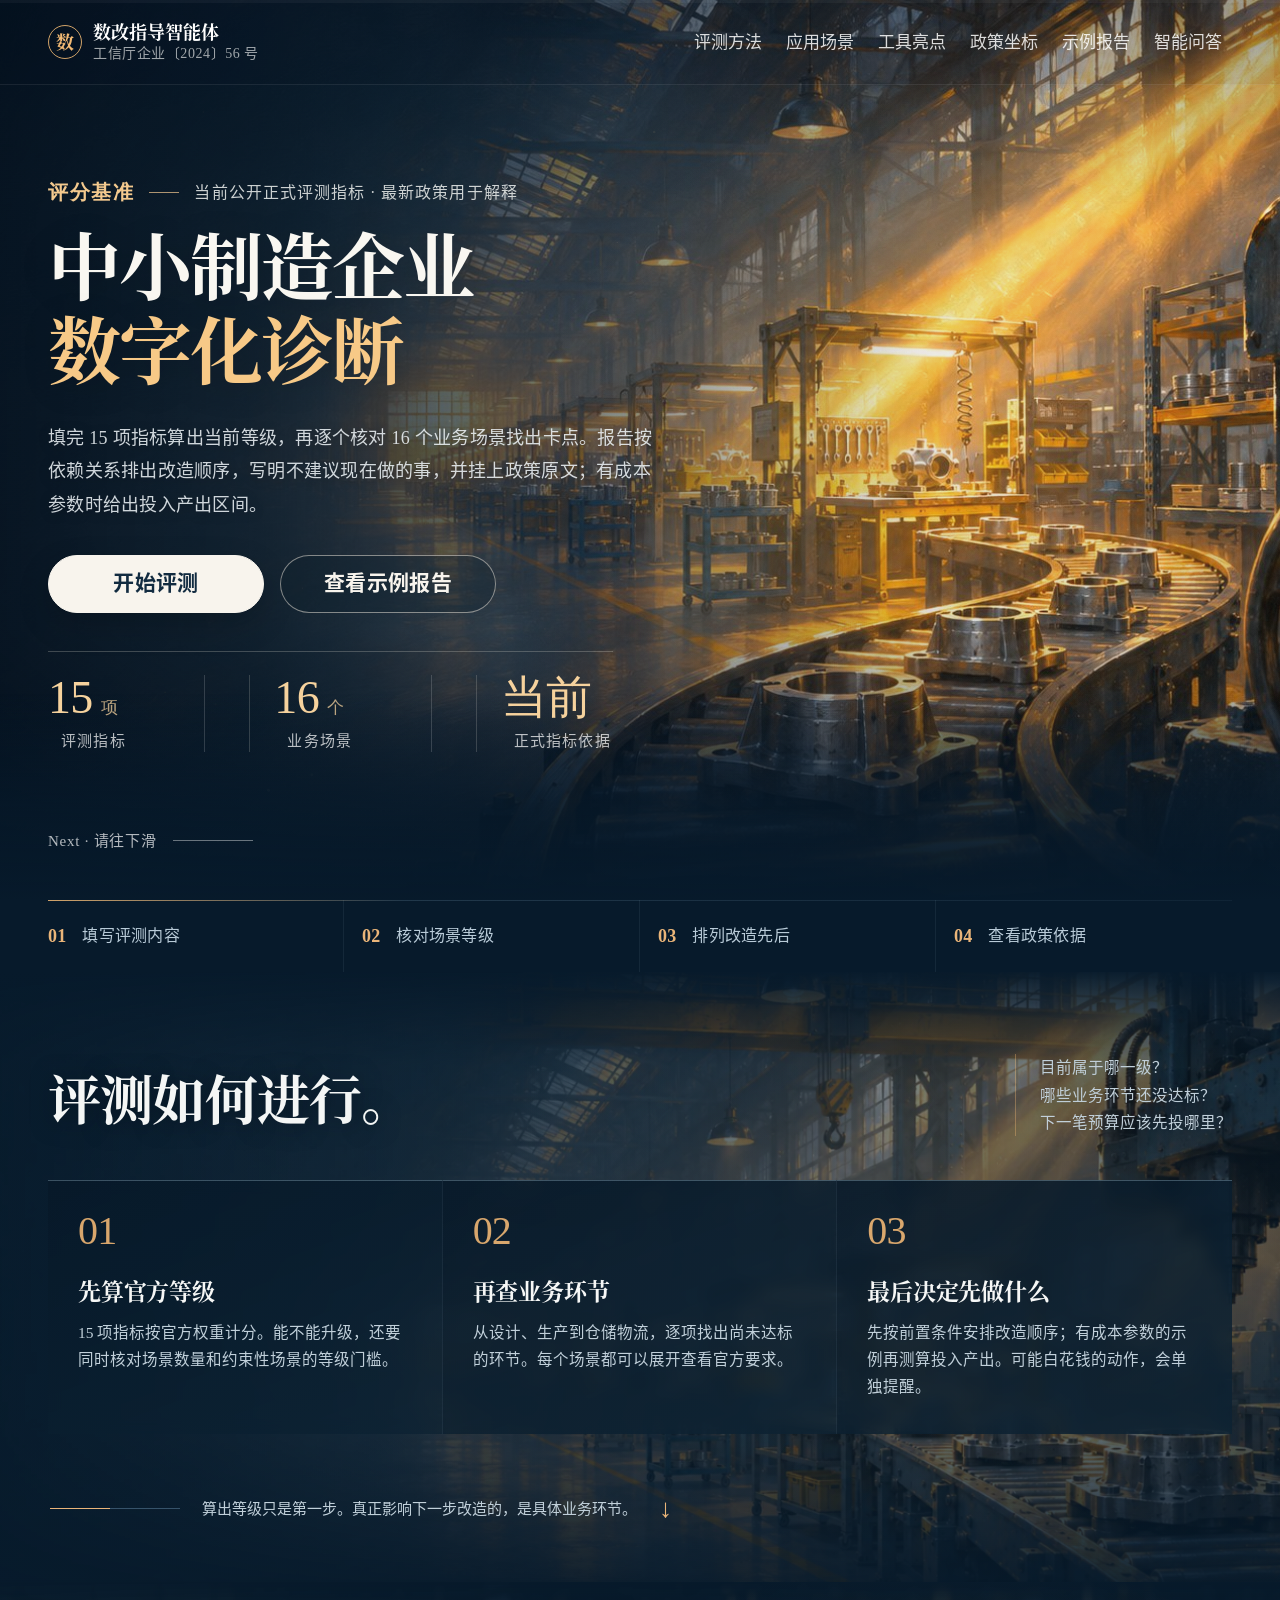
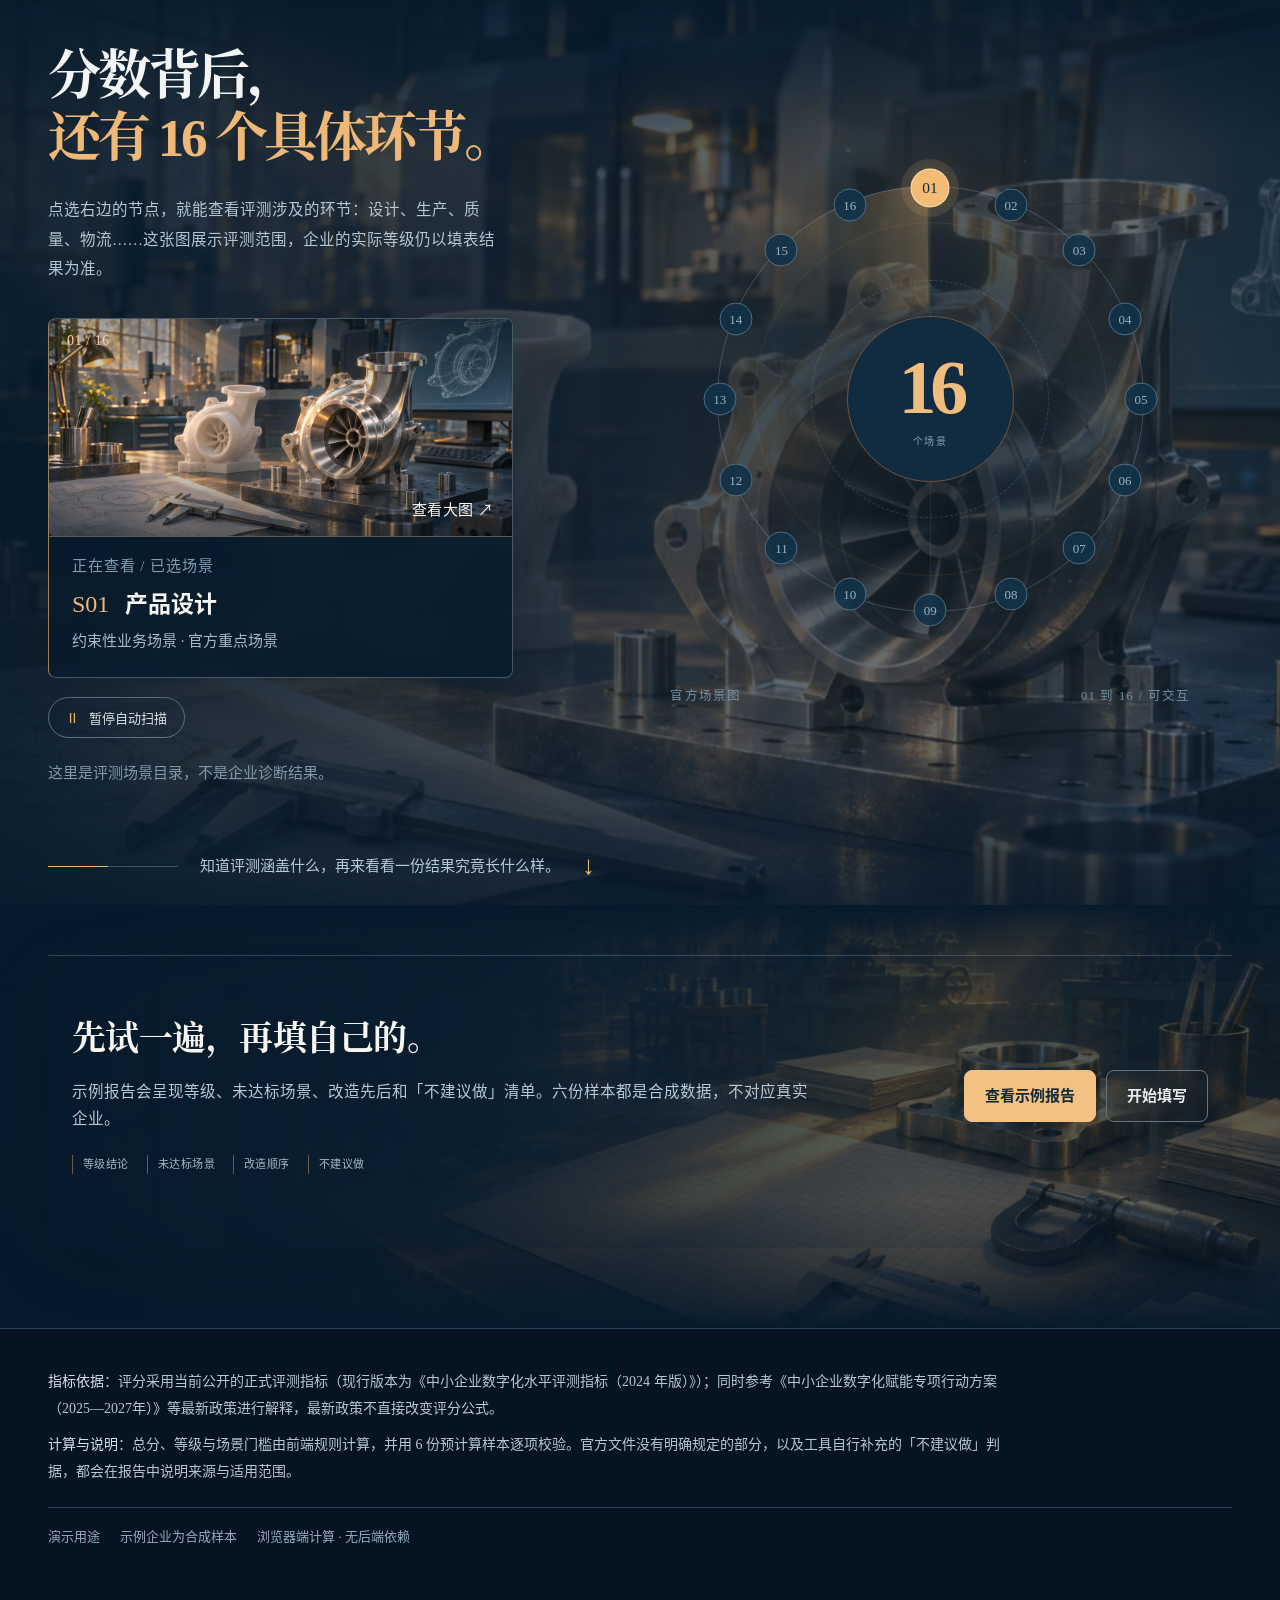
<file: index.html>
<!DOCTYPE html>
<html lang="zh-CN" class="no-js">
<head>
<meta charset="utf-8">
<script>document.documentElement.className="js";</script>
<meta name="viewport" content="width=device-width, initial-scale=1">
<title>数改指导智能体 · 中小企业数字化水平评测</title>
<meta name="description" content="依据当前公开正式评测指标，并结合《中小企业数字化赋能专项行动方案（2025—2027年）》等最新政策，输出可回查的诊断与改造路径。">
<meta name="theme-color" content="#fbfaf7" media="(prefers-color-scheme: light)">
<meta name="theme-color" content="#121210" media="(prefers-color-scheme: dark)">
<link rel="icon" href="data:image/svg+xml,%3Csvg xmlns='http://www.w3.org/2000/svg' viewBox='0 0 32 32'%3E%3Crect width='32' height='32' rx='7' fill='%231a1916'/%3E%3Ctext x='16' y='23' font-size='17' text-anchor='middle' fill='%23fbfaf7' font-family='serif'%3E数%3C/text%3E%3C/svg%3E">
<link rel="stylesheet" href="assets/styles.css?v=20261108">
<link rel="stylesheet" href="assets/redesign.css?v=20261108">
<link rel="stylesheet" href="assets/motion-hero.css?v=20261108">
<link rel="stylesheet" href="assets/spectacle.css?v=20261108">
<link rel="stylesheet" href="assets/cinematic-scene.css?v=20261108">
<link rel="stylesheet" href="assets/typography.css?v=20261108">
<link rel="stylesheet" href="assets/continuity.css?v=20261108">
<link rel="stylesheet" href="assets/chapter-film.css?v=20261108">
<link rel="stylesheet" href="assets/scenario-gallery.css?v=20261108">
<link rel="stylesheet" href="assets/hero-editorial.css?v=20261108">
<link rel="stylesheet" href="assets/readability.css?v=20261109">
<link rel="stylesheet" href="assets/environment.css?v=20261110">
<script src="assets/environment.js?v=20261110"></script>
</head>
<body>
<a class="skip-link" href="#main">跳到主要内容</a>
<div class="page-scroll-progress" aria-hidden="true"><span></span></div>

<header class="topbar" id="topbar">
  <div class="topbar-inner">
    <a class="brand" href="#top" aria-label="数改指导智能体 首页">
      <span class="brand-mark" aria-hidden="true">数</span>
      <span class="brand-text">
        <span class="brand-name">数改指导智能体</span>
        <span class="brand-sub">工信厅企业〔2024〕56 号</span>
      </span>
    </a>
    <nav class="topnav" aria-label="页面导航">
      <a href="#method">评测方法</a>
      <a href="#scenario-atlas">应用场景</a>
      <a href="highlights.html">工具亮点</a>
      <a href="policy.html">政策坐标</a>
      <a href="report.html" class="is-current">示例报告</a>
      <a href="ask.html">智能问答</a>
    </nav>
  </div>
</header>

<nav class="journey-rail" aria-label="了解工具的三个步骤">
  <span class="journey-rail-line" aria-hidden="true"><i></i></span>
  <a href="#method" data-chapter="method"><span>01</span> 评测方法</a>
  <a href="#scenario-atlas" data-chapter="scenario"><span>02</span> 应用场景</a>
  <a href="#start" data-chapter="start"><span>03</span> 示例报告</a>
</nav>

<main id="main">

  <!-- ============================================================ 首屏 -->
  <section class="hero" id="top">
    <div class="hero-bg" aria-hidden="true"></div>
    <canvas class="hero-cinema" id="hero-cinema" aria-hidden="true"></canvas>
    <div class="hero-beam" aria-hidden="true"></div>
    <canvas class="hero-particles" id="hero-particles" aria-hidden="true"></canvas>
    <div class="hero-transition" aria-hidden="true"></div>
    <div class="hero-copy">
      <p class="eyebrow"><span class="eyebrow-year">评分基准</span><span class="eyebrow-divider" aria-hidden="true"></span>当前公开正式评测指标 · 最新政策用于解释</p>
      <h1><span class="hero-line hero-line-first">中小制造企业</span><em class="hero-line hero-line-second">数字化诊断</em></h1>
      <p class="lede">
        填完 15 项指标算出当前等级，再逐个核对 16 个业务场景找出卡点。报告按依赖关系排出改造顺序，写明不建议现在做的事，并挂上政策原文；有成本参数时给出投入产出区间。
      </p>
      <div class="hero-actions">
        <a class="btn btn-primary" href="report.html?mode=form" id="btn-fill">
          开始评测
        </a>
        <a class="btn" href="report.html?mode=demo" id="btn-demo">查看示例报告</a>
      </div>
      <div class="hero-trust hero-facts" aria-label="评测工具概要">
        <div class="hero-fact"><strong>15<em>项</em></strong><span>评测指标</span></div>
        <div class="hero-fact"><strong>16<em>个</em></strong><span>业务场景</span></div>
        <div class="hero-fact"><strong>当前</strong><span>正式指标依据</span></div>
      </div>
    </div>
    <div class="hero-scroll" aria-hidden="true"><span>Next · 请往下滑</span><i></i></div>
  </section>

  <div class="motion-marquee" aria-label="使用流程：填写评测内容、核对场景等级、排列改造先后、查看政策依据">
    <div class="marquee-track" aria-hidden="true">
      <span><b>01</b> 填写评测内容</span>
      <span><b>02</b> 核对场景等级</span>
      <span><b>03</b> 排列改造先后</span>
      <span><b>04</b> 查看政策依据</span>
    </div>
  </div>
  <!-- ============================================================ 方法 -->
  <section class="method" id="method" aria-label="评测方法">
    <div class="chapter-film chapter-film-method" aria-hidden="true">
      <canvas class="chapter-film-canvas" data-film="method" data-image="assets/img/method-aisle.webp"></canvas>
      <div class="chapter-film-shade"></div>
    </div>
    <div class="story-intro reveal">
      <div><h2>评测如何进行<span>。</span></h2></div>
      <p>目前属于哪一级？<br>哪些业务环节还没达标？<br>下一笔预算应该先投哪里？</p>
    </div>
    <article class="reveal" style="--d:0ms">
      <span class="num">01</span>
      <h3>先算官方等级</h3>
      <p>15 项指标按官方权重计分。能不能升级，还要同时核对场景数量和约束性场景的等级门槛。</p>
    </article>
    <article class="reveal" style="--d:80ms">
      <span class="num">02</span>
      <h3>再查业务环节</h3>
      <p>从设计、生产到仓储物流，逐项找出尚未达标的环节。每个场景都可以展开查看官方要求。</p>
    </article>
    <article class="reveal" style="--d:160ms">
      <span class="num">03</span>
      <h3>最后决定先做什么</h3>
      <p>先按前置条件安排改造顺序；有成本参数的示例再测算投入产出。可能白花钱的动作，会单独提醒。</p>
    </article>
    <div class="method-handoff reveal">
      <span class="handoff-line"><i></i></span>
      <p>算出等级只是第一步。真正影响下一步改造的，是具体业务环节。</p>
      <span class="handoff-arrow">↓</span>
    </div>
  </section>

  <section class="signal-section" id="scenario-atlas" aria-labelledby="signal-title">
    <div class="chapter-film chapter-film-scenario" aria-hidden="true">
      <canvas class="chapter-film-canvas" data-film="scenario" data-image="assets/img/scenario-cell.webp"></canvas>
      <div class="chapter-film-shade"></div>
    </div>
    <div class="signal-inner">
      <div class="signal-copy reveal">
        <h2 id="signal-title">分数背后，<br><em>还有 16 个具体环节。</em></h2>
        <p class="signal-description">点选右边的节点，就能查看评测涉及的环节：设计、生产、质量、物流……这张图展示评测范围，企业的实际等级仍以填表结果为准。</p>
        <div class="signal-active" aria-live="off">
          <button class="signal-preview-zoom" id="signal-preview-zoom" type="button" aria-label="放大当前场景主题图">
            <img class="signal-preview-image is-current" id="signal-preview-a" src="assets/img/scenes/s01.webp" alt="" width="1200" height="676" decoding="async">
            <img class="signal-preview-image" id="signal-preview-b" alt="" width="1200" height="676" decoding="async" src="data:image/svg+xml,%3Csvg xmlns='http://www.w3.org/2000/svg' viewBox='0 0 16 9'%3E%3C/svg%3E">
            <span class="signal-preview-counter" id="signal-preview-counter">01 / 16</span>
            <span class="signal-preview-action">查看大图 ↗</span>
          </button>
          <div class="signal-active-body">
            <span class="signal-active-label">正在查看 / 已选场景</span>
            <div class="signal-active-main"><strong id="signal-id">S01</strong><span id="signal-name">产品设计</span></div>
            <span class="signal-type" id="signal-type">工信部 2024 年评测场景</span>
          </div>
        </div>
        <button type="button" class="signal-toggle" id="signal-toggle" aria-pressed="false"><span class="signal-toggle-icon" aria-hidden="true">Ⅱ</span><span id="signal-toggle-text">暂停自动扫描</span></button>
        <p class="signal-disclaimer">这里是评测场景目录，不是企业诊断结果。</p>
      </div>
      <div class="signal-visual reveal" aria-label="16 个应用场景节点，可逐一选择">
        <div class="signal-orbit">
          <div class="signal-halo" aria-hidden="true"></div>
          <div class="signal-circles" aria-hidden="true"></div>
          <div class="signal-sweep" aria-hidden="true"></div>
          <div class="signal-center" aria-hidden="true"><strong>16</strong><span>个场景</span></div>
          <div class="signal-nodes" id="signal-nodes"></div>
        </div>
        <div class="signal-meta"><span>官方场景图</span><span>01 到 16 / 可交互</span></div>
      </div>
    </div>
    <div class="signal-handoff reveal">
      <span class="handoff-line"><i></i></span>
      <p>知道评测涵盖什么，再来看看一份结果究竟长什么样。</p>
      <span class="handoff-arrow">↓</span>
    </div>
    <dialog class="signal-lightbox" id="signal-lightbox" aria-label="业务场景主题图预览">
      <button class="signal-lightbox-close" id="signal-lightbox-close" type="button" aria-label="关闭预览">×</button>
      <div class="signal-lightbox-frame">
        <img id="signal-lightbox-image" alt="" width="1200" height="676" src="data:image/svg+xml,%3Csvg xmlns='http://www.w3.org/2000/svg' viewBox='0 0 16 9'%3E%3C/svg%3E">
      </div>
      <div class="signal-lightbox-footer">
        <div>
          <span class="signal-lightbox-kicker">16 个业务场景 · 主题示意</span>
          <strong id="signal-lightbox-title">S01 产品设计</strong>
          <span class="signal-lightbox-note">AI 生成的概念画面，并非真实企业现场或等级判定依据。</span>
        </div>
        <div class="signal-lightbox-controls">
          <button id="signal-lightbox-prev" type="button" aria-label="查看上一场景">←</button>
          <button id="signal-lightbox-next" type="button" aria-label="查看下一场景"><svg viewBox="0 0 16 16" width="14" height="14" fill="none" stroke="currentColor" stroke-width="1.6" aria-hidden="true"><path d="M3 8h9M8.5 4.5L12 8l-3.5 3.5"/></svg></button>
        </div>
      </div>
    </dialog>
  </section>

  <!-- ============================================================ 开始 -->
  <section class="start" id="start">
    <div class="chapter-film chapter-film-report" aria-hidden="true">
      <canvas class="chapter-film-canvas" data-film="report" data-image="assets/img/report-workbench.webp"></canvas>
      <div class="chapter-film-shade"></div>
    </div>
    <div class="start-inner reveal">
      <div class="start-copy">
        <h2>先试一遍，再填自己的。</h2>
        <p>示例报告会呈现等级、未达标场景、改造先后和「不建议做」清单。六份样本都是合成数据，不对应真实企业。</p>
        <div class="start-meta">
          <span>等级结论</span>
          <span>未达标场景</span>
          <span>改造顺序</span>
          <span>不建议做</span>
        </div>
      </div>
      <div class="start-actions">
        <a class="btn btn-primary" href="report.html?mode=demo" id="btn-demo-2">
          查看示例报告
        </a>
        <a class="btn" href="report.html?mode=form" id="btn-fill-2">开始填写</a>
      </div>
    </div>
  </section>


</main>

<footer class="footer">
  <div class="footer-inner">
    <p><strong>指标依据</strong>：评分采用当前公开的正式评测指标（现行版本为《中小企业数字化水平评测指标（2024 年版）》）；同时参考《中小企业数字化赋能专项行动方案（2025—2027年）》等最新政策进行解释，最新政策不直接改变评分公式。</p>
    <p style="margin-top:10px"><strong>计算与说明</strong>：总分、等级与场景门槛由前端规则计算，并用 6 份预计算样本逐项校验。官方文件没有明确规定的部分，以及工具自行补充的「不建议做」判据，都会在报告中说明来源与适用范围。</p>
    <div class="footer-meta">
      <span>演示用途</span>
      <span>示例企业为合成样本</span>
      <span id="footer-mode">浏览器端计算</span>
    </div>
  </div>
</footer>

<script src="assets/engine.js?v=20261108"></script>
<script src="assets/app.js?v=20261108"></script>
<script src="assets/motion-hero.js?v=20261108"></script>
<script src="assets/spectacle.js?v=20261108"></script>
<script src="assets/scenario-atlas.js?v=20261108"></script>
<script src="assets/cinematic-scene.js?v=20261108"></script>
<script src="assets/continuity.js?v=20261108"></script>
<script src="assets/chapter-film.js?v=20261108"></script>
<script src="assets/site-menu.js?v=20261110"></script>
</body>
</html>
</file>
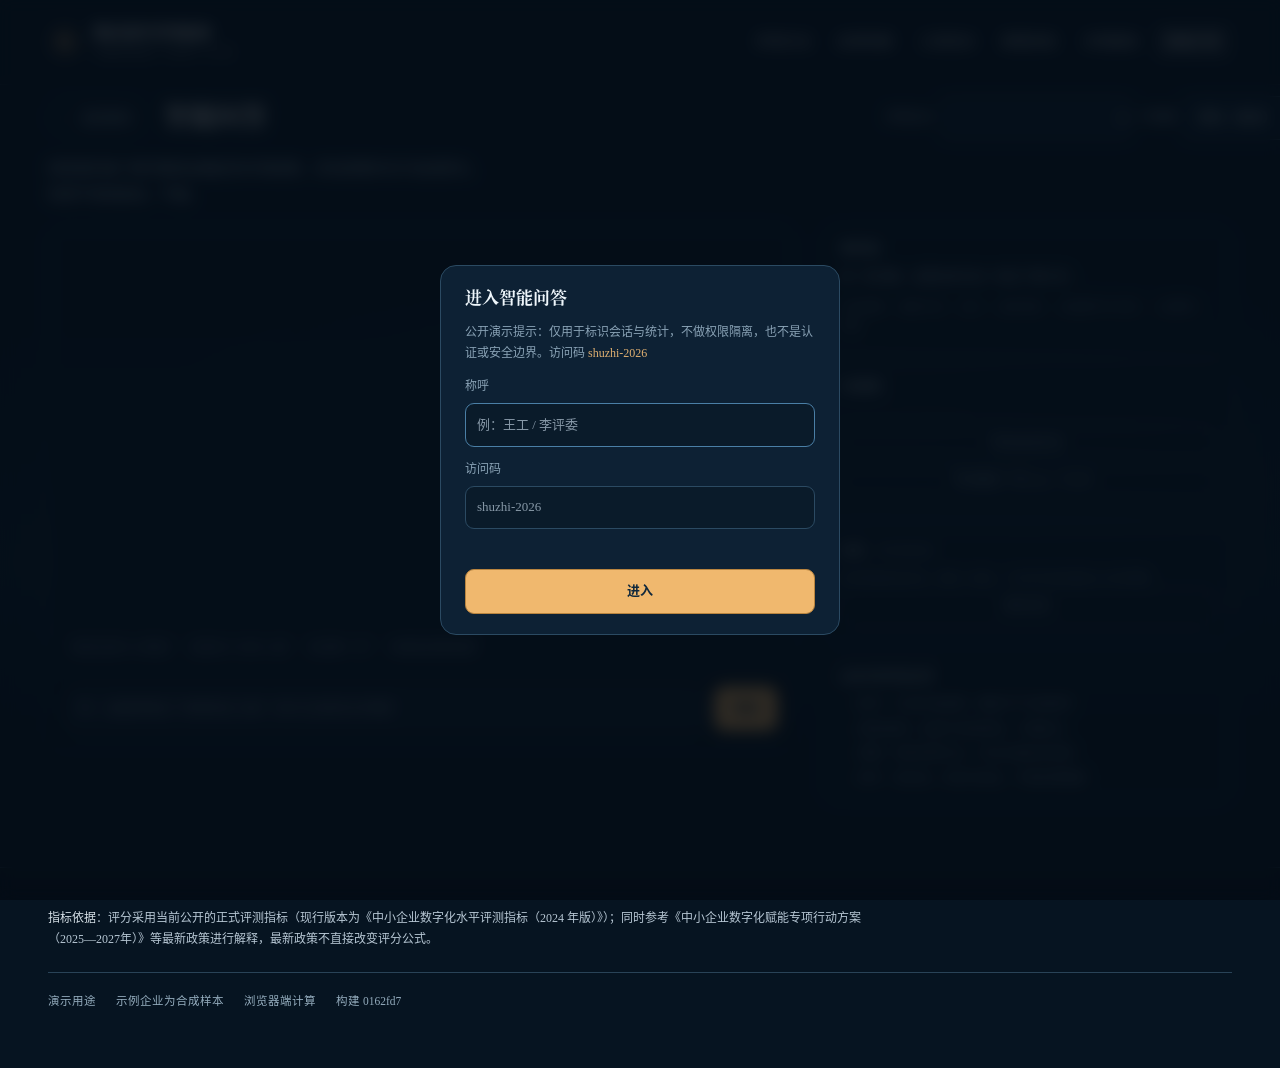
<file: ask.html>
<!DOCTYPE html>
<html lang="zh-CN" class="no-js">
<head>
<meta charset="utf-8">
<script>document.documentElement.className="js";</script>
<meta name="viewport" content="width=device-width, initial-scale=1">
<title>智能问答 · 数改指导智能体</title>
<meta name="description" content="按官方判据回答等级、缺口、改造顺序、投入产出与政策依据；每条回答都带可回查的依据。">
<meta name="theme-color" content="#071a2b">
<link rel="icon" href="data:image/svg+xml,%3Csvg xmlns='http://www.w3.org/2000/svg' viewBox='0 0 32 32'%3E%3Crect width='32' height='32' rx='7' fill='%231a1916'/%3E%3Ctext x='16' y='23' font-size='17' text-anchor='middle' fill='%23fbfaf7' font-family='serif'%3E数%3C/text%3E%3C/svg%3E">
<link rel="stylesheet" href="assets/styles.css?v=20261109">
<link rel="stylesheet" href="assets/redesign.css?v=20261109">
<link rel="stylesheet" href="assets/motion-hero.css?v=20261109">
<link rel="stylesheet" href="assets/spectacle.css?v=20261109">
<link rel="stylesheet" href="assets/typography.css?v=20261109">
<link rel="stylesheet" href="assets/continuity.css?v=20261109">
<link rel="stylesheet" href="assets/hero-editorial.css?v=20261109">
<link rel="stylesheet" href="assets/subpage.css?v=20261109">
<link rel="stylesheet" href="assets/ai-card.css?v=20261109">
<link rel="stylesheet" href="assets/agent/agent.css?v=20261109">
<link rel="stylesheet" href="assets/environment.css?v=20261110">
<script src="assets/environment.js?v=20261110"></script>
</head>
<body class="page-ask">
<a class="skip-link" href="#main">跳到主要内容</a>
<script>
(() => {
  const entries = [];
  const safePath = (value) => {
    try { return new URL(String(value || ""), location.href).pathname.replace(/^.*\/static_site\//, "").replace(/^\//, "") || "页面资源"; }
    catch (_) { return "页面资源"; }
  };
  const render = () => {
    const panel = document.getElementById("startup-diagnostic");
    const text = document.getElementById("startup-diagnostic-text");
    if (!panel || !text || !entries.length) return;
    panel.hidden = false;
    text.textContent = `问答页未能完整启动（${entries.map((item) => item.resource).join("、")}）。请刷新或检查发布文件是否完整。`;
  };
  const report = (resource, code) => {
    const item = { resource: safePath(resource), code: String(code || "LOAD_FAILED").slice(0, 80) };
    if (!entries.some((entry) => entry.resource === item.resource && entry.code === item.code)) entries.push(item);
    render();
  };
  const diagnostic = () => ({ kind: "shuzhi-ask-startup-diagnostic", page: "ask.html", build: document.getElementById("build-version")?.textContent || "版本未知", failures: entries.slice() });
  window.AdvisorStartupDiagnostics = { report, diagnostic };
  window.addEventListener("error", (event) => {
    const target = event.target;
    if (target && (target.tagName === "SCRIPT" || target.tagName === "LINK")) report(target.src || target.href, "RESOURCE_LOAD_FAILED");
  }, true);
  window.addEventListener("unhandledrejection", () => report("ask-runtime", "UNHANDLED_REJECTION"));
  document.addEventListener("DOMContentLoaded", () => {
    const copy = document.getElementById("copy-diagnostic");
    const exportButton = document.getElementById("export-diagnostic");
    const serialize = () => JSON.stringify(diagnostic(), null, 2);
    copy?.addEventListener("click", async () => {
      try { await navigator.clipboard.writeText(serialize()); copy.textContent = "已复制"; } catch (_) { copy.textContent = "复制失败"; }
    });
    exportButton?.addEventListener("click", () => {
      const blob = new Blob([serialize()], { type: "application/json" });
      const url = URL.createObjectURL(blob);
      const link = document.createElement("a");
      link.href = url; link.download = "ask-startup-diagnostic.json"; link.click();
      setTimeout(() => URL.revokeObjectURL(url), 2000);
    });
    fetch("build-manifest.json", { cache: "no-cache" })
      .then((response) => { if (!response.ok) throw new Error("MANIFEST_HTTP_" + response.status); return response.json(); })
      .then((manifest) => {
        const target = document.getElementById("build-version");
        if (!target) return;
        const commit = String(manifest.git_commit || "development");
        target.textContent = commit === "development" ? "开发构建" : `构建 ${commit.slice(0, 12)}`;
      })
      .catch(() => report("build-manifest.json", "MANIFEST_LOAD_FAILED"));
  });
})();
</script>

<header class="topbar" id="topbar">
  <div class="topbar-inner">
    <a class="brand" href="index.html" aria-label="数改指导智能体 首页">
      <span class="brand-mark" aria-hidden="true">数</span>
      <span class="brand-text">
        <span class="brand-name">数改指导智能体</span>
        <span class="brand-sub">工信厅企业〔2024〕56 号</span>
      </span>
    </a>
    <nav class="topnav" aria-label="页面导航">
      <a href="index.html#method">评测方法</a>
      <a href="index.html#scenario-atlas">应用场景</a>
      <a href="highlights.html">工具亮点</a>
      <a href="policy.html">政策坐标</a>
      <a href="report.html">示例报告</a>
      <a href="ask.html" class="is-current" aria-current="page">智能问答</a>
    </nav>
  </div>
</header>

<main id="main" class="ask-shell">
  <section id="startup-diagnostic" class="startup-diagnostic" role="alert" hidden>
    <div><strong>加载诊断</strong><p id="startup-diagnostic-text"></p></div>
    <div class="startup-diagnostic__actions">
      <button id="copy-diagnostic" type="button" class="panel__btn">复制诊断</button>
      <button id="export-diagnostic" type="button" class="panel__btn">导出诊断</button>
    </div>
  </section>

  <section class="subpage-bar ask-bar">
    <div class="subpage-bar-head">
      <a class="subpage-back" href="report.html">
        <span aria-hidden="true">←</span> 返回报告
      </a>
      <h1 class="subpage-title">智能问答</h1>
      <div class="ask-fixture">
        <span>示例企业</span>
        <select id="ask-fixture" aria-label="选择示例企业"></select>
        <span>计划器</span>
        <select id="ask-planner" aria-label="选择计划器">
          <option value="rules">规则（离线）</option>
          <option value="llm">模型（DeepSeek）</option>
        </select>
        <button id="llm-config" type="button" class="ask-mini">设置</button>
      </div>
    </div>
    <p class="subpage-lede">
      回答里的每个数字都来自确定性评测结果，涉及政策的句子会挂原文。检索不到就直说，不编。
    </p>
  </section>

  <div class="ask-grid">

    <section class="ask-chat" aria-label="对话">
      <div id="ask-flow" class="ask-flow" role="log" aria-live="polite"></div>

      <div class="ask-suggest">
        <button type="button" data-q="我现在是什么等级？">我现在是什么等级？</button>
        <button type="button" data-q="还差多少分到 3 级？">还差多少分到 3 级？</button>
        <button type="button" data-q="先改哪一步？">先改哪一步？</button>
        <button type="button" data-q="有哪些政策依据？">有哪些政策依据？</button>
      </div>

      <form id="ask-form" class="ask-composer" autocomplete="off">
        <label class="sr-only" for="ask-input">输入问题</label>
        <input id="ask-input" type="text" placeholder="例：设备管理这个场景现在几级？先补它还是先补质量？" />
        <button type="submit" class="ask-send">发送</button>
      </form>
    </section>

    <aside class="ask-side" aria-label="运行信息">
      <section class="panel">
        <h2 class="panel__title">调用链 <span id="trace-status" class="panel__hint"></span></h2>
        <ol id="trace-list" class="trace">
          <li class="trace__empty">发一条问题，这里会显示这一轮走了哪几步。</li>
        </ol>
        <p class="panel__foot">识别意图 → 编排工具 → 执行 → 组织回答 → 自检数字与引用 →（必要时）兜底</p>
      </section>

      <section class="panel">
        <h2 class="panel__title">可观测</h2>
        <dl id="metrics" class="metrics"></dl>
        <ul id="event-list" class="events"></ul>
        <button id="export-log" type="button" class="panel__btn">导出会话日志</button>
        <button id="export-trace" type="button" class="panel__btn">导出最近一轮 trace（OTel）</button>
      </section>

      <section class="panel">
        <h2 class="panel__title">记忆 <span class="panel__hint">本机浏览器</span></h2>
        <p id="memory-text" class="panel__foot">还没有跨会话记忆。聊过一轮后，下次打开会先复述上次问到哪。</p>
        <button id="memory-clear" type="button" class="panel__btn">清空记忆</button>
      </section>

      <section class="panel panel--note">
        <h2 class="panel__title">这套问答的边界</h2>
        <ul class="limits">
          <li>数字：只读评测结果，模板不产生新数字</li>
          <li>政策/案例：检索不到就明说，不编条文</li>
          <li>意图：规则匹配为主，问法太偏会走兜底</li>
          <li>账号：演示级，仅标识会话，不做权限隔离</li>
        </ul>
      </section>
    </aside>

  </div>
</main>

<dialog id="llm-dialog" class="llm-dialog">
  <form method="dialog" id="llm-form">
    <h2>模型计划器设置</h2>
    <p class="llm-note">默认走本站内置的 DeepSeek 代理：密钥放在服务端，浏览器拿不到，也不需要你填。下面三个字段只在你要换成自己的端点时才需要改。</p>
    <label>Base URL<input id="llm-base" placeholder="/api/llm" autocomplete="off"></label>
    <label>Model<input id="llm-model" placeholder="deepseek-chat" autocomplete="off"></label>
    <label>API Key<input id="llm-key" type="password" placeholder="留空即用服务端内置密钥" autocomplete="off"></label>
    <p id="llm-status" class="llm-status"></p>
    <div class="llm-actions">
      <button type="button" id="llm-save" class="ask-send">保存</button>
      <button type="button" id="llm-clear" class="ask-mini">清除</button>
      <button value="close" class="ask-mini">关闭</button>
    </div>
  </form>
</dialog>

<div id="ask-gate" class="gate" hidden>
  <form id="gate-form" class="gate__card">
    <h2>进入智能问答</h2>
    <p class="gate__note">公开演示提示：仅用于标识会话与统计，不做权限隔离，也不是认证或安全边界。访问码 <code>shuzhi-2026</code></p>
    <label class="gate__field">称呼
      <input id="gate-name" type="text" placeholder="例：王工 / 李评委" autocomplete="off">
    </label>
    <label class="gate__field">访问码
      <input id="gate-code" type="password" placeholder="shuzhi-2026">
    </label>
    <p id="gate-error" class="gate__error" role="alert"></p>
    <button type="submit" class="gate__btn">进入</button>
  </form>
</div>

<footer class="footer">
  <div class="footer-inner">
    <p><strong>指标依据</strong>：评分采用当前公开的正式评测指标（现行版本为《中小企业数字化水平评测指标（2024 年版）》）；同时参考《中小企业数字化赋能专项行动方案（2025—2027年）》等最新政策进行解释，最新政策不直接改变评分公式。</p>
    <div class="footer-meta">
      <span>演示用途</span>
      <span>示例企业为合成样本</span>
      <span>浏览器端计算</span>
      <span id="build-version">读取构建版本中</span>
    </div>
  </div>
</footer>

<script src="assets/provenance.js?v=20261109"></script>
<script src="assets/agent/memory.js?v=20261109"></script>
<script src="assets/agent/claims.js?v=20261109"></script>
<script src="assets/agent/planner.js?v=20261109"></script>
<script src="assets/agent/kb.js?v=20261109"></script>
<script src="assets/agent/tools.js?v=20261109"></script>
<script src="assets/agent/graph.js?v=20261109"></script>
<script src="assets/agent/agent.js?v=20261111"></script>
<script src="assets/agent/ui.js?v=20261111"></script>
<script src="assets/site-menu.js?v=20261110"></script>
</main>
</body>
</html>
</file>
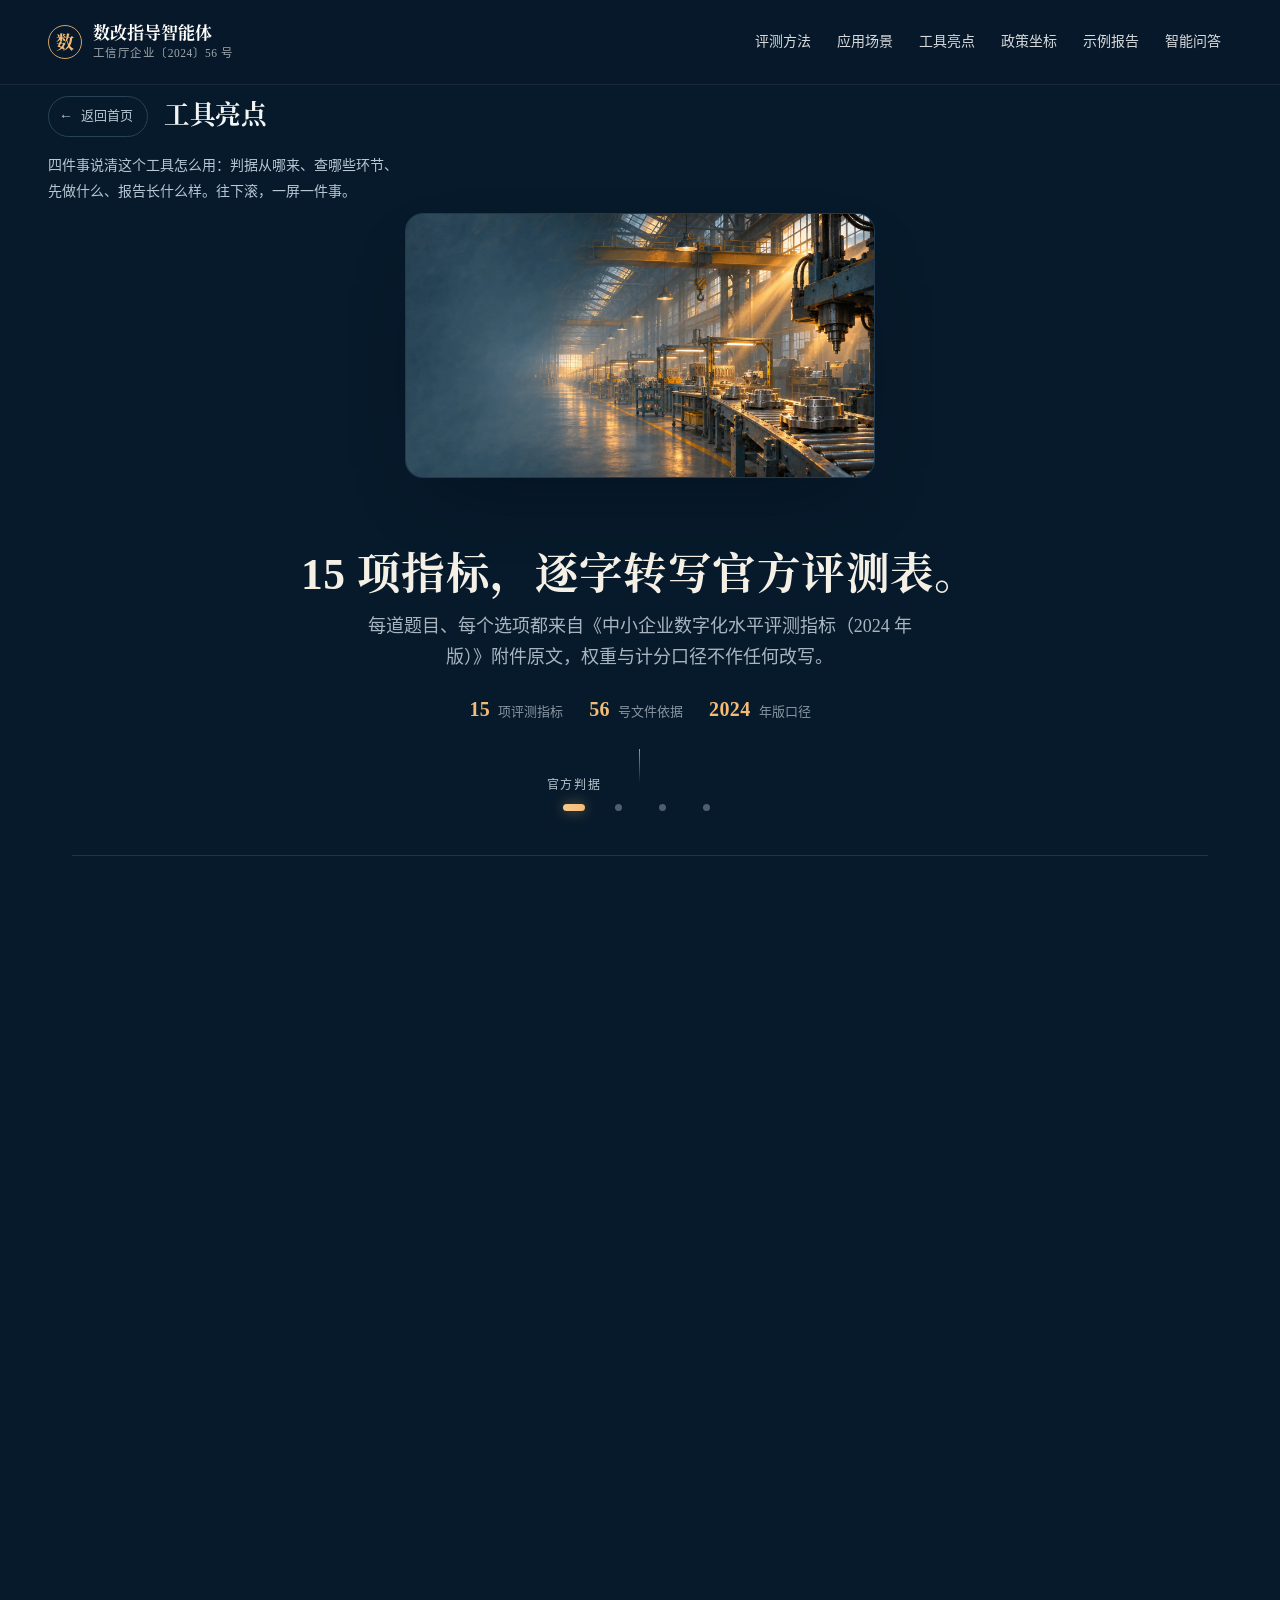
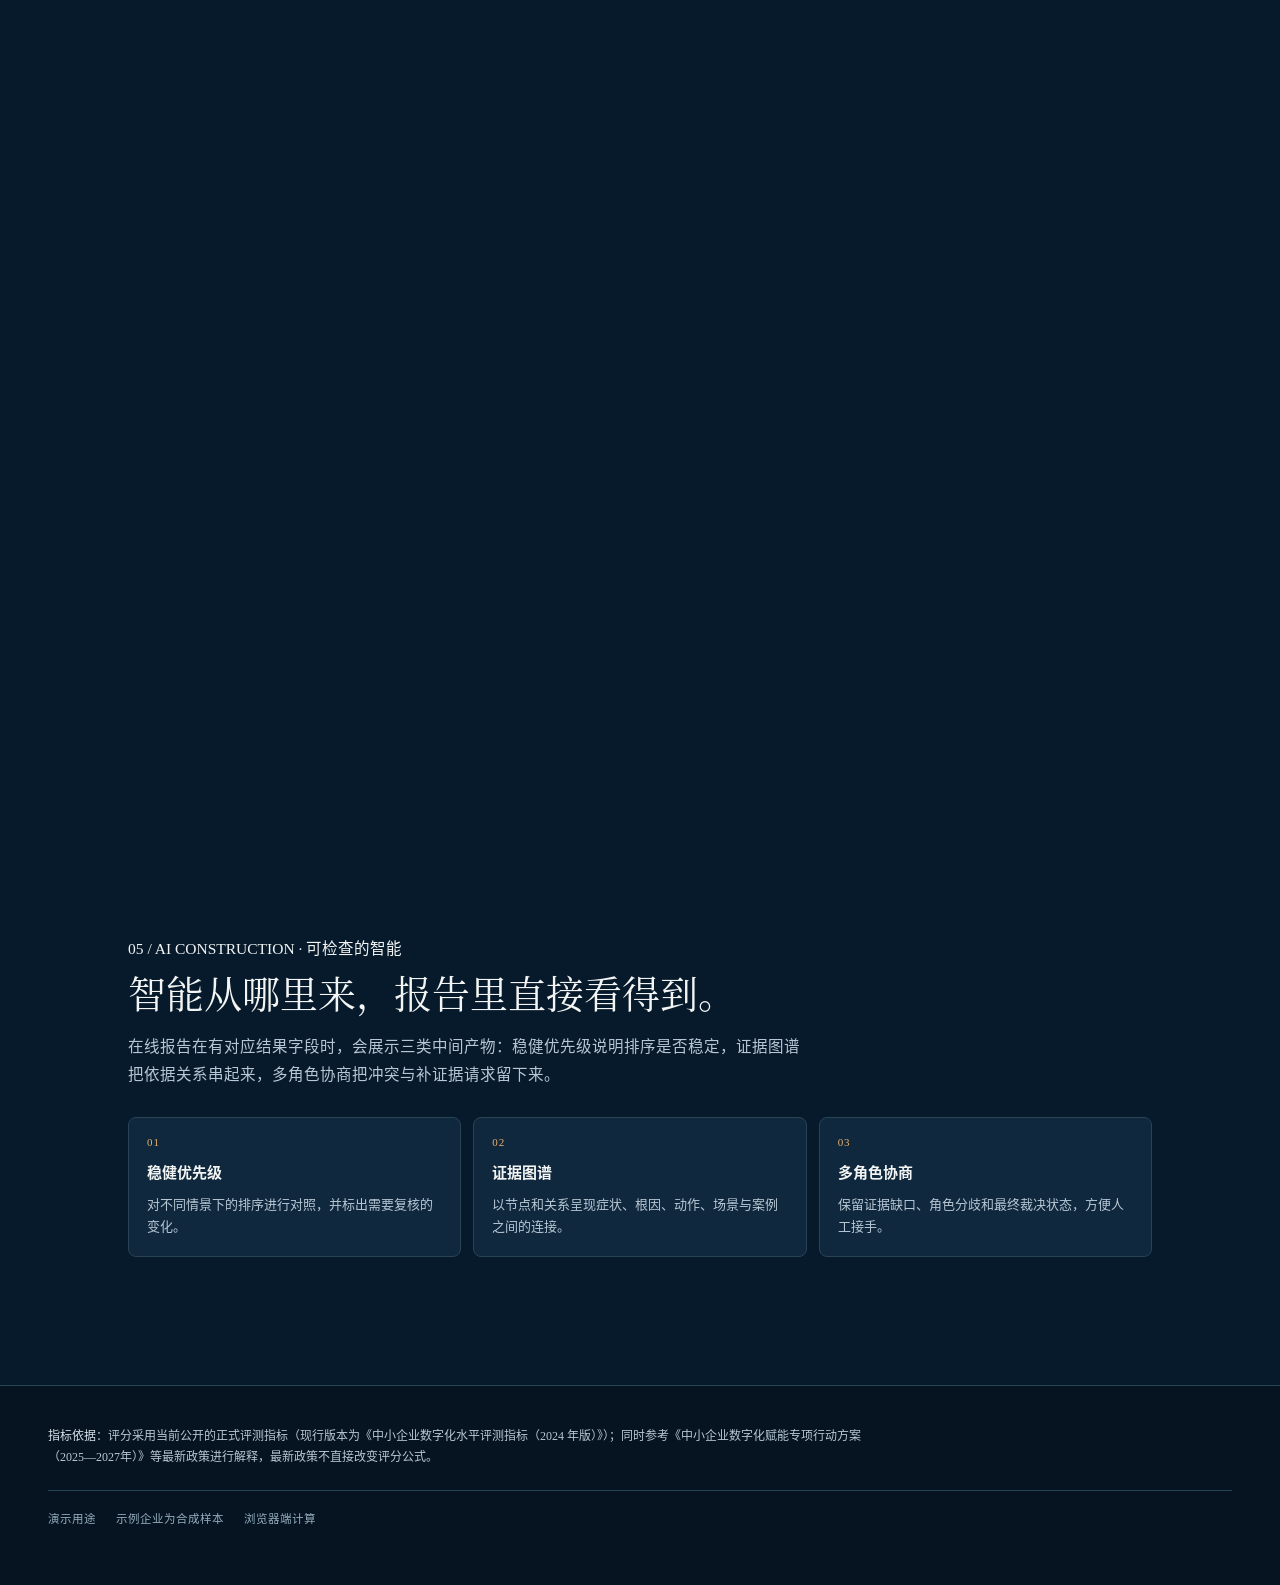
<file: highlights.html>
<!DOCTYPE html>
<html lang="zh-CN" class="no-js">
<head>
<meta charset="utf-8">
<script>document.documentElement.className="js";</script>
<meta name="viewport" content="width=device-width, initial-scale=1">
<title>工具亮点 · 数改指导智能体</title>
<meta name="description" content="数改指导智能体的四件事：官方判据逐字转写、16 个业务场景逐项核查、按前置条件排改造顺序、四段式示例报告。">
<meta name="theme-color" content="#071a2b">
<link rel="icon" href="data:image/svg+xml,%3Csvg xmlns='http://www.w3.org/2000/svg' viewBox='0 0 32 32'%3E%3Crect width='32' height='32' rx='7' fill='%231a1916'/%3E%3Ctext x='16' y='23' font-size='17' text-anchor='middle' fill='%23fbfaf7' font-family='serif'%3E数%3C/text%3E%3C/svg%3E">
<link rel="stylesheet" href="assets/styles.css?v=20261108">
<link rel="stylesheet" href="assets/redesign.css?v=20261108">
<link rel="stylesheet" href="assets/motion-hero.css?v=20261108">
<link rel="stylesheet" href="assets/spectacle.css?v=20261108">
<link rel="stylesheet" href="assets/cinematic-scene.css?v=20261108">
<link rel="stylesheet" href="assets/typography.css?v=20261108">
<link rel="stylesheet" href="assets/continuity.css?v=20261108">
<link rel="stylesheet" href="assets/chapter-film.css?v=20261108">
<link rel="stylesheet" href="assets/scenario-gallery.css?v=20261108">
<link rel="stylesheet" href="assets/hero-editorial.css?v=20261108">
<link rel="stylesheet" href="assets/highlight-gallery.css?v=20261108">
<link rel="stylesheet" href="assets/subpage.css?v=20261108">
<link rel="stylesheet" href="assets/environment.css?v=20261110">
<script src="assets/environment.js?v=20261110"></script>
</head>
<body class="page-highlights">
<a class="skip-link" href="#main">跳到主要内容</a>

<header class="topbar" id="topbar">
  <div class="topbar-inner">
    <a class="brand" href="index.html" aria-label="数改指导智能体 首页">
      <span class="brand-mark" aria-hidden="true">数</span>
      <span class="brand-text">
        <span class="brand-name">数改指导智能体</span>
        <span class="brand-sub">工信厅企业〔2024〕56 号</span>
      </span>
    </a>
    <nav class="topnav" aria-label="页面导航">
      <a href="index.html#method">评测方法</a>
      <a href="index.html#scenario-atlas">应用场景</a>
      <a href="highlights.html" class="is-current" aria-current="page">工具亮点</a>
      <a href="policy.html">政策坐标</a>
      <a href="report.html">示例报告</a>
      <a href="ask.html">智能问答</a>
    </nav>
  </div>
</header>

<main id="main">

  <section class="subpage-bar" aria-label="页面标题">
    <div class="subpage-bar-head">
      <a class="subpage-back" href="index.html">
        <span aria-hidden="true">←</span> 返回首页
      </a>
      <h1 class="subpage-title">工具亮点</h1>
    </div>
    <p class="subpage-lede">四件事说清这个工具怎么用：判据从哪来、查哪些环节、先做什么、报告长什么样。往下滚，一屏一件事。</p>
  </section>

<!-- ============================================================ 高亮翻页（Apple 式 sticky 滚动画廊） -->
<section class="highlight-gallery" id="highlights" aria-label="工具亮点速览">
  <div class="highlight-stage">
    <div class="highlight-frame is-first" data-title="官方判据">
      <figure class="highlight-visual">
        <img src="assets/img/method-aisle.webp" alt="数字化车间的评测场景示意" width="1200" height="675" decoding="async" loading="lazy">
      </figure>
      <div class="highlight-copy">
        <h3>15 项指标，逐字转写官方评测表。</h3>
        <p>每道题目、每个选项都来自《中小企业数字化水平评测指标（2024 年版）》附件原文，权重与计分口径不作任何改写。</p>
        <ul class="highlight-facts">
          <li><strong>15</strong><span>项评测指标</span></li>
          <li><strong>56</strong><span>号文件依据</span></li>
          <li><strong>2024</strong><span>年版口径</span></li>
        </ul>
      </div>
    </div>
    <div class="highlight-frame" data-title="16 个场景">
      <figure class="highlight-visual">
        <img src="assets/img/scenario-cell.webp" alt="覆盖生产制造各环节的业务场景示意" width="1200" height="675" decoding="async" loading="lazy">
      </figure>
      <div class="highlight-copy">
        <h3>从设计到决策支持，16 个环节逐项核查。</h3>
        <p>对照官方等级判定表，逐项查看设计、生产、质量、物流等环节的达标要求，找出尚未达标的具体环节。</p>
        <ul class="highlight-facts">
          <li><strong>16</strong><span>个业务场景</span></li>
          <li><strong>4</strong><span>级判定标准</span></li>
          <li><strong>6</strong><span>级约束项核查</span></li>
        </ul>
      </div>
    </div>
    <div class="highlight-frame" data-title="改造顺序">
      <figure class="highlight-visual">
        <img src="assets/img/scenes/s05.webp" alt="计划排程场景的改造示意" width="1200" height="675" decoding="async" loading="lazy">
      </figure>
      <div class="highlight-copy">
        <h3>先做什么、后做什么，按前置条件排好。</h3>
        <p>改造路径按前置条件排列先后；可能白花钱的动作会单独列入「不建议做」清单，每条结论都能回查政策依据。</p>
        <ul class="highlight-facts">
          <li><strong>排序</strong><span>按前置条件</span></li>
          <li><strong>警示</strong><span>不建议做清单</span></li>
          <li><strong>回查</strong><span>逐条政策依据</span></li>
        </ul>
      </div>
    </div>
    <div class="highlight-frame" data-title="示例报告">
      <figure class="highlight-visual">
        <img src="assets/img/report-workbench.webp" alt="示例报告呈现的工作台示意" width="1200" height="675" decoding="async" loading="lazy">
      </figure>
      <div class="highlight-copy">
        <h3>等级、短板、顺序与投入产出，一页看全。</h3>
        <p>六份合成样本先试一遍：等级结论、未达标场景、改造先后、投入产出区间，全部前端实时计算，可逐项核对。</p>
        <ul class="highlight-facts">
          <li><strong>6</strong><span>份合成样本</span></li>
          <li><strong>4</strong><span>个报告板块</span></li>
          <li><strong>100</strong><span>分制评测得分</span></li>
        </ul>
      </div>
    </div>
    <ul class="highlight-dots" aria-label="亮点翻页指示"></ul>
    <div class="highlight-progress" aria-hidden="true"><i></i></div>
  </div>
</section>

<section class="ai-construction" aria-labelledby="ai-construction-title">
  <div class="ai-construction-head">
    <p class="highlight-kicker">05 / AI CONSTRUCTION · 可检查的智能</p>
    <h2 id="ai-construction-title">智能从哪里来，报告里直接看得到。</h2>
    <p>在线报告在有对应结果字段时，会展示三类中间产物：稳健优先级说明排序是否稳定，证据图谱把依据关系串起来，多角色协商把冲突与补证据请求留下来。</p>
  </div>
  <div class="ai-construction-grid">
    <article><span>01</span><strong>稳健优先级</strong><p>对不同情景下的排序进行对照，并标出需要复核的变化。</p></article>
    <article><span>02</span><strong>证据图谱</strong><p>以节点和关系呈现症状、根因、动作、场景与案例之间的连接。</p></article>
    <article><span>03</span><strong>多角色协商</strong><p>保留证据缺口、角色分歧和最终裁决状态，方便人工接手。</p></article>
  </div>
</section>


</main>

<footer class="footer">
  <div class="footer-inner">
    <p><strong>指标依据</strong>：评分采用当前公开的正式评测指标（现行版本为《中小企业数字化水平评测指标（2024 年版）》）；同时参考《中小企业数字化赋能专项行动方案（2025—2027年）》等最新政策进行解释，最新政策不直接改变评分公式。</p>
    <div class="footer-meta">
      <span>演示用途</span>
      <span>示例企业为合成样本</span>
      <span>浏览器端计算</span>
    </div>
  </div>
</footer>

<script src="assets/highlight-gallery.js?v=20261108"></script>
<script src="assets/site-menu.js?v=20261110"></script>
</body>
</html>
</file>
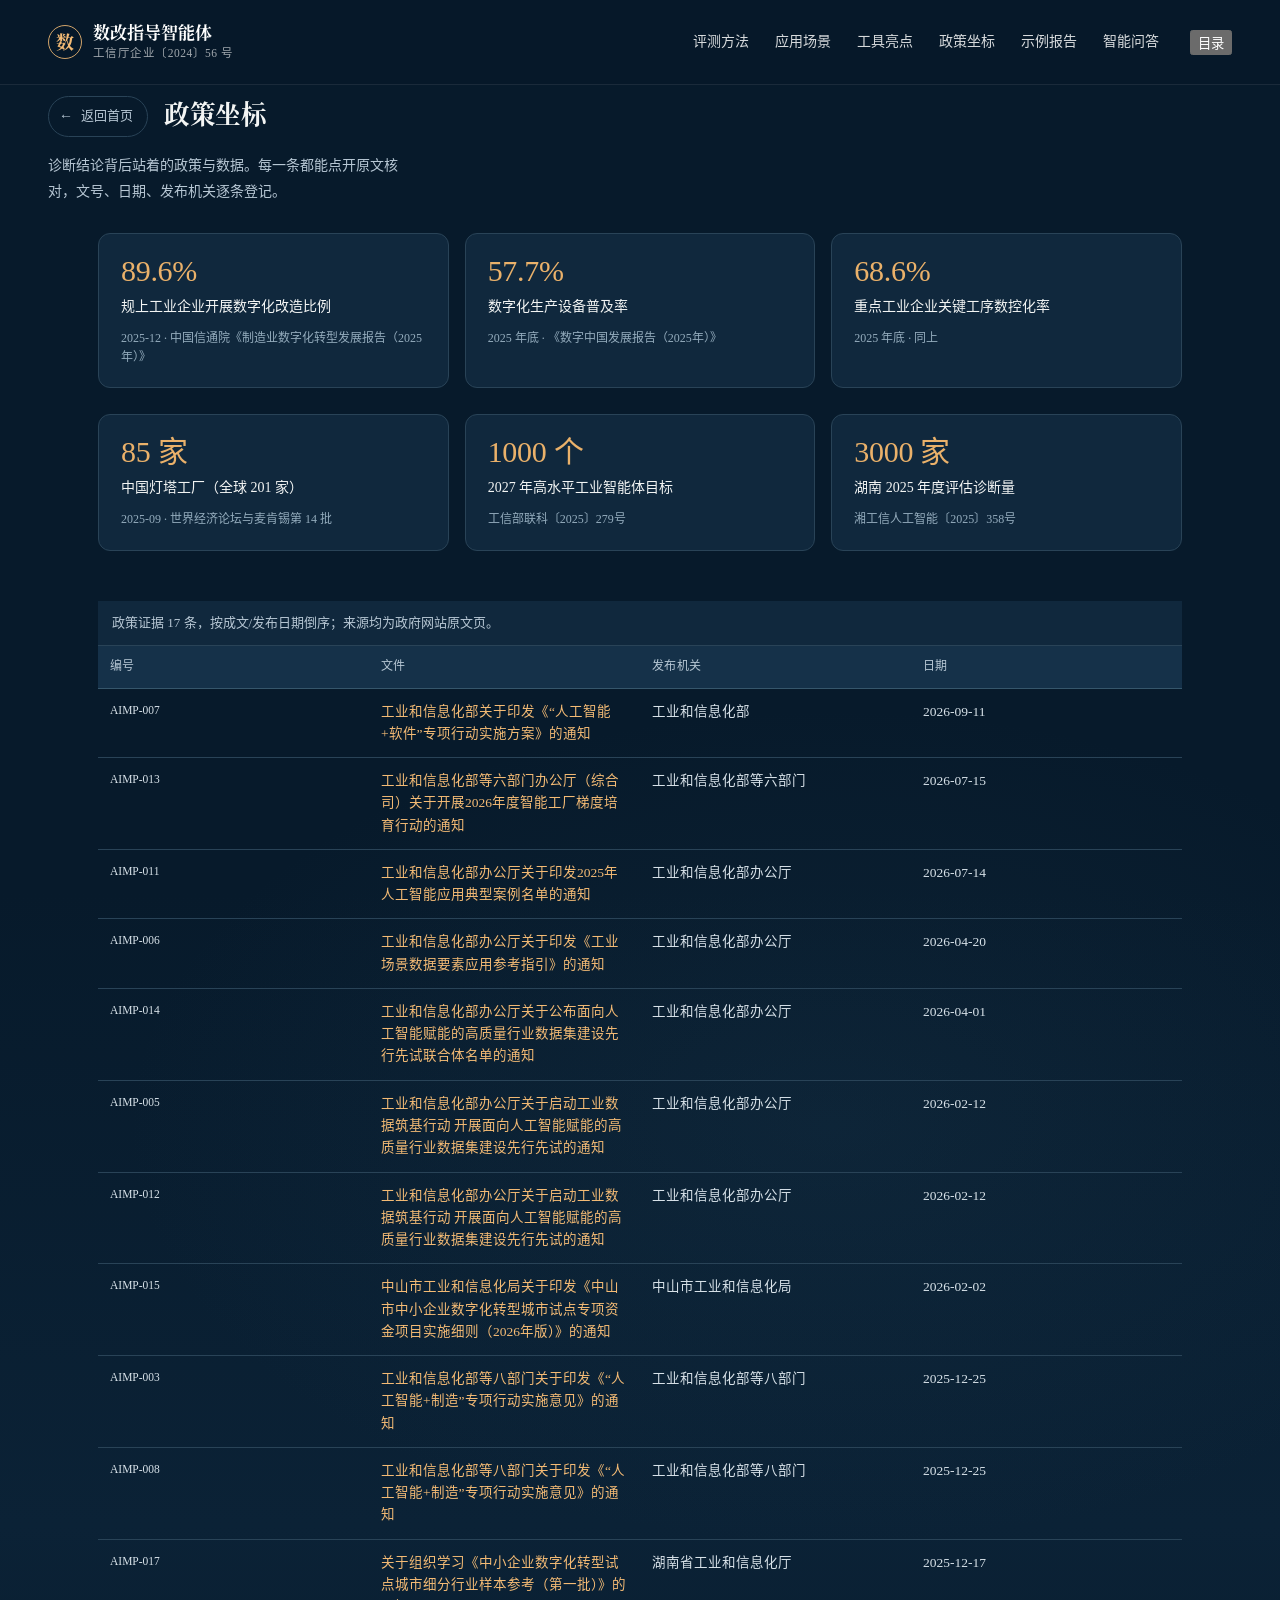
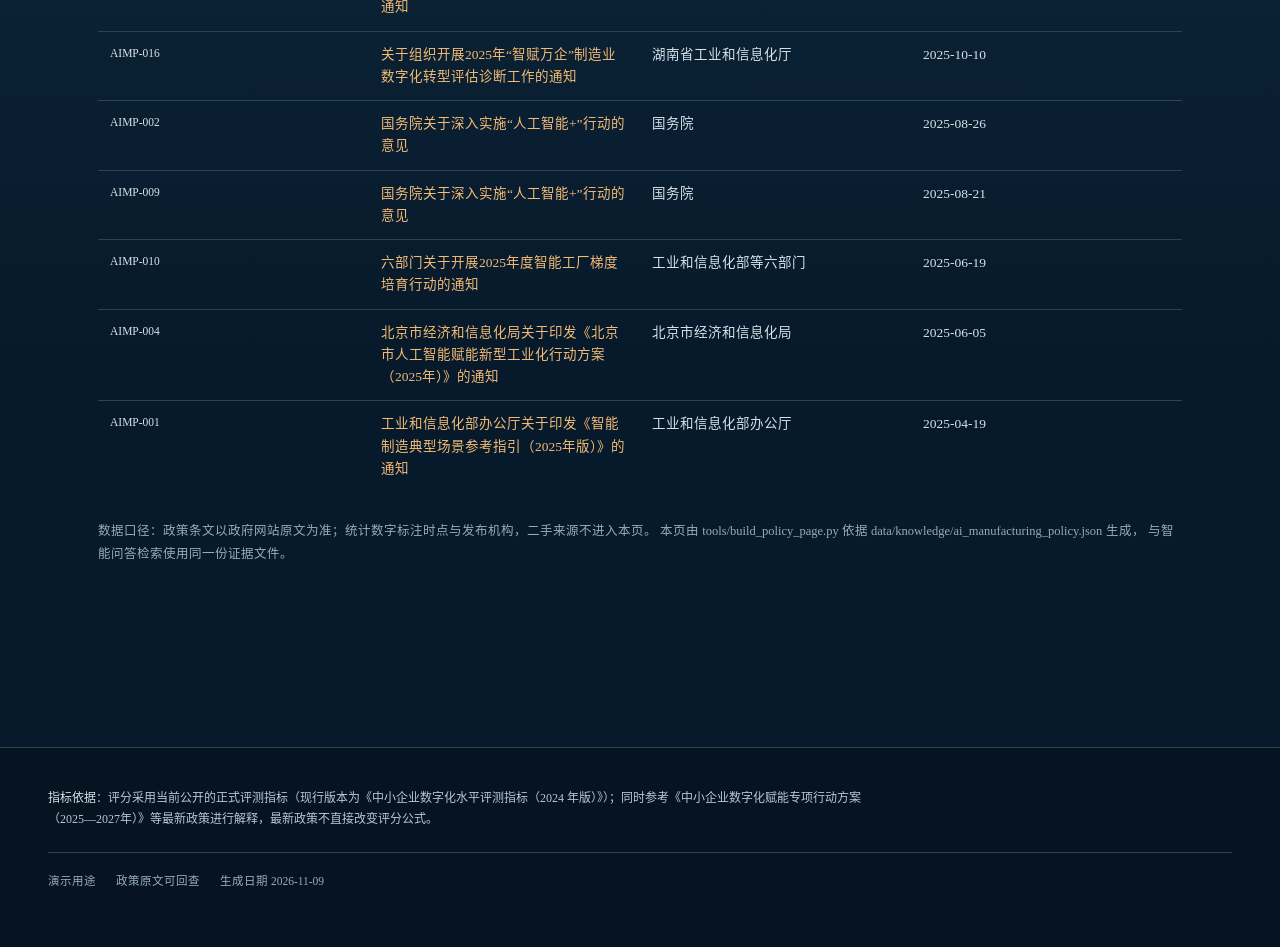
<file: policy.html>
<!DOCTYPE html>
<html lang="zh-CN" class="no-js">
<head>
<meta charset="utf-8">
<script>document.documentElement.className="js";</script>
<meta name="viewport" content="width=device-width, initial-scale=1">
<title>政策坐标 · 数改指导智能体</title>
<meta name="description" content="支撑诊断结论的 2025—2026 年官方政策与数据：每条都能打开原文核对。">
<meta name="theme-color" content="#071a2b">
<link rel="stylesheet" href="assets/styles.css?v=20261110">
<link rel="stylesheet" href="assets/redesign.css?v=20261110">
<link rel="stylesheet" href="assets/motion-hero.css?v=20261110">
<link rel="stylesheet" href="assets/spectacle.css?v=20261110">
<link rel="stylesheet" href="assets/cinematic-scene.css?v=20261110">
<link rel="stylesheet" href="assets/typography.css?v=20261110">
<link rel="stylesheet" href="assets/continuity.css?v=20261110">
<link rel="stylesheet" href="assets/chapter-film.css?v=20261110">
<link rel="stylesheet" href="assets/scenario-gallery.css?v=20261110">
<link rel="stylesheet" href="assets/hero-editorial.css?v=20261110">
<link rel="stylesheet" href="assets/subpage.css?v=20261110">
<style>
.policy-shell { max-width: 1180px; margin: 0 auto; padding: 0 var(--gutter) 96px; }
/* 其他子页面靠负外边距压住首屏图，本页没有首屏图，恢复常规间距并允许点击 */
.page-highlights .subpage-bar { margin-bottom: 28px; pointer-events: auto; }
.policy-grid { display: grid; grid-template-columns: repeat(3, minmax(0, 1fr)); gap: 16px; margin: 8px 0 40px; }
.policy-card { background: var(--card); border: 1px solid var(--line); border-radius: 12px; padding: 20px 22px; }
.policy-card strong { display: block; font-size: 30px; line-height: 1.1; color: var(--brass); font-weight: 500; letter-spacing: -.01em; }
.policy-card span { display: block; margin-top: 8px; font-size: 14px; color: var(--ink); }
.policy-card em { display: block; margin-top: 10px; font-size: 12px; color: var(--ink-4); font-style: normal; line-height: 1.6; }
.policy-table { width: 100%; border-collapse: collapse; font-size: 13.5px; }
.policy-table caption { text-align: left; color: var(--ink-3); font-size: 13px; padding-bottom: 12px; }
.policy-table th { text-align: left; font-weight: 500; color: var(--ink-3); font-size: 12px; letter-spacing: .04em; padding: 10px 12px; border-bottom: 1px solid var(--line-2); white-space: nowrap; }
.policy-table td { padding: 12px; border-bottom: 1px solid var(--line); color: var(--ink-2); vertical-align: top; line-height: 1.65; }
.policy-table td a { color: var(--accent); text-decoration: none; border-bottom: 1px solid transparent; }
.policy-table td a:hover { border-bottom-color: currentColor; }
.policy-table tr:hover td { background: var(--paper-2); }
.policy-id { font-family: var(--font-mono, monospace); color: var(--ink-4); font-size: 11.5px; }
.policy-note { margin-top: 28px; color: var(--ink-4); font-size: 12.5px; line-height: 1.8; }
@media (max-width: 860px) {
  .policy-grid { grid-template-columns: repeat(2, minmax(0, 1fr)); }
  .policy-table { font-size: 12.5px; }
  .policy-table th:nth-child(3), .policy-table td:nth-child(3) { display: none; }
}
@media (max-width: 560px) {
  .policy-grid { grid-template-columns: 1fr; }
  .policy-card strong { font-size: 26px; }
}
</style>
</head>
<body class="page-highlights">
<a class="skip-link" href="#main">跳到主要内容</a>
<header class="topbar" id="topbar">
  <div class="topbar-inner">
    <a class="brand" href="index.html" aria-label="数改指导智能体 首页">
      <span class="brand-mark" aria-hidden="true">数</span>
      <span class="brand-text">
        <span class="brand-name">数改指导智能体</span>
        <span class="brand-sub">工信厅企业〔2024〕56 号</span>
      </span>
    </a>
    <nav class="topnav" aria-label="页面导航">
      <a href="index.html#method">评测方法</a>
      <a href="index.html#scenario-atlas">应用场景</a>
      <a href="highlights.html">工具亮点</a>
      <a href="policy.html" class="is-current" aria-current="page">政策坐标</a>
      <a href="report.html">示例报告</a>
      <a href="ask.html">智能问答</a>
    </nav>
  </div>
</header>
<main id="main">
  <section class="subpage-bar" aria-label="页面标题">
    <div class="subpage-bar-head">
      <a class="subpage-back" href="index.html"><span aria-hidden="true">←</span> 返回首页</a>
      <h1 class="subpage-title">政策坐标</h1>
    </div>
    <p class="subpage-lede">诊断结论背后站着的政策与数据。每一条都能点开原文核对，文号、日期、发布机关逐条登记。</p>
  </section>
  <div class="policy-shell">
    <div class="policy-grid">
      <div class="policy-card"><strong>89.6%</strong><span>规上工业企业开展数字化改造比例</span><em>2025-12 · 中国信通院《制造业数字化转型发展报告（2025年）》</em></div>
      <div class="policy-card"><strong>57.7%</strong><span>数字化生产设备普及率</span><em>2025 年底 · 《数字中国发展报告（2025年）》</em></div>
      <div class="policy-card"><strong>68.6%</strong><span>重点工业企业关键工序数控化率</span><em>2025 年底 · 同上</em></div>
      <div class="policy-card"><strong>85 家</strong><span>中国灯塔工厂（全球 201 家）</span><em>2025-09 · 世界经济论坛与麦肯锡第 14 批</em></div>
      <div class="policy-card"><strong>1000 个</strong><span>2027 年高水平工业智能体目标</span><em>工信部联科〔2025〕279号</em></div>
      <div class="policy-card"><strong>3000 家</strong><span>湖南 2025 年度评估诊断量</span><em>湘工信人工智能〔2025〕358号</em></div>
    </div>
    <table class="policy-table">
      <caption>政策证据 17 条，按成文/发布日期倒序；来源均为政府网站原文页。</caption>
      <thead><tr><th>编号</th><th>文件</th><th>发布机关</th><th>日期</th></tr></thead>
      <tbody>
        <tr><td class="policy-id">AIMP-007</td><td><a href="https://www.miit.gov.cn/xwfb/xwfbh/bxwfbh/art/2026/art_95c0b992336a4cb1b87ec3ccc576a669.html" target="_blank" rel="noopener">工业和信息化部关于印发《“人工智能+软件”专项行动实施方案》的通知</a></td><td>工业和信息化部</td><td>2026-09-11</td></tr>
        <tr><td class="policy-id">AIMP-013</td><td><a href="https://www.miit.gov.cn/zwgk/zcwj/wjfb/tz/art/2026/art_bbccc17a650749c2a76569679350fa5d.html" target="_blank" rel="noopener">工业和信息化部等六部门办公厅（综合司）关于开展2026年度智能工厂梯度培育行动的通知</a></td><td>工业和信息化部等六部门</td><td>2026-07-15</td></tr>
        <tr><td class="policy-id">AIMP-011</td><td><a href="https://www.miit.gov.cn/zwgk/zcwj/wjfb/tz/art/2026/art_923505503c6944bc844fe36b5dcc3bce.html" target="_blank" rel="noopener">工业和信息化部办公厅关于印发2025年人工智能应用典型案例名单的通知</a></td><td>工业和信息化部办公厅</td><td>2026-07-14</td></tr>
        <tr><td class="policy-id">AIMP-006</td><td><a href="https://www.miit.gov.cn/jgsj/xxjsfzs/wjfb/art/2026/art_118d1522a8554a11b6b061600079367f.html" target="_blank" rel="noopener">工业和信息化部办公厅关于印发《工业场景数据要素应用参考指引》的通知</a></td><td>工业和信息化部办公厅</td><td>2026-04-20</td></tr>
        <tr><td class="policy-id">AIMP-014</td><td><a href="https://www.miit.gov.cn/zwgk/zcwj/wjfb/tz/art/2026/art_74c6e9ddfd654fe19adda32da68fd34f.html" target="_blank" rel="noopener">工业和信息化部办公厅关于公布面向人工智能赋能的高质量行业数据集建设先行先试联合体名单的通知</a></td><td>工业和信息化部办公厅</td><td>2026-04-01</td></tr>
        <tr><td class="policy-id">AIMP-005</td><td><a href="https://www.miit.gov.cn/zwgk/zcwj/wjfb/tz/art/2026/art_f2b5d5d3dda44da5b8d3fa7d3198656a.html" target="_blank" rel="noopener">工业和信息化部办公厅关于启动工业数据筑基行动 开展面向人工智能赋能的高质量行业数据集建设先行先试的通知</a></td><td>工业和信息化部办公厅</td><td>2026-02-12</td></tr>
        <tr><td class="policy-id">AIMP-012</td><td><a href="https://www.miit.gov.cn/zwgk/zcwj/wjfb/tz/art/2026/art_f2b5d5d3dda44da5b8d3fa7d3198656a.html" target="_blank" rel="noopener">工业和信息化部办公厅关于启动工业数据筑基行动 开展面向人工智能赋能的高质量行业数据集建设先行先试的通知</a></td><td>工业和信息化部办公厅</td><td>2026-02-12</td></tr>
        <tr><td class="policy-id">AIMP-015</td><td><a href="https://www.zs.gov.cn/zwgk/fggw/bsgfxwj/content/post_2590997.html" target="_blank" rel="noopener">中山市工业和信息化局关于印发《中山市中小企业数字化转型城市试点专项资金项目实施细则（2026年版）》的通知</a></td><td>中山市工业和信息化局</td><td>2026-02-02</td></tr>
        <tr><td class="policy-id">AIMP-003</td><td><a href="https://www.miit.gov.cn/jgsj/kjs/wjfb/art/2026/art_5ea5b1663f264fcea69df0ab00d1f6f3.html" target="_blank" rel="noopener">工业和信息化部等八部门关于印发《“人工智能+制造”专项行动实施意见》的通知</a></td><td>工业和信息化部等八部门</td><td>2025-12-25</td></tr>
        <tr><td class="policy-id">AIMP-008</td><td><a href="https://www.nda.gov.cn/sjj/zwgk/zcfb/0112/20260107214358696030895_pc.html" target="_blank" rel="noopener">工业和信息化部等八部门关于印发《“人工智能+制造”专项行动实施意见》的通知</a></td><td>工业和信息化部等八部门</td><td>2025-12-25</td></tr>
        <tr><td class="policy-id">AIMP-017</td><td><a href="https://gxt.hunan.gov.cn/xxgk_71033/tzgg/202512/t20251217_33872437.html" target="_blank" rel="noopener">关于组织学习《中小企业数字化转型试点城市细分行业样本参考（第一批）》的通知</a></td><td>湖南省工业和信息化厅</td><td>2025-12-17</td></tr>
        <tr><td class="policy-id">AIMP-016</td><td><a href="https://www.hunan.gov.cn/zqt/zcsd/202510/t20251011_33822531.html" target="_blank" rel="noopener">关于组织开展2025年“智赋万企”制造业数字化转型评估诊断工作的通知</a></td><td>湖南省工业和信息化厅</td><td>2025-10-10</td></tr>
        <tr><td class="policy-id">AIMP-002</td><td><a href="https://www.miit.gov.cn/xwfb/szyw/art/2025/art_f8bd63905b384841a84e643c1b9455c7.html" target="_blank" rel="noopener">国务院关于深入实施“人工智能+”行动的意见</a></td><td>国务院</td><td>2025-08-26</td></tr>
        <tr><td class="policy-id">AIMP-009</td><td><a href="https://www.gov.cn/zhengce/content/202508/content_7037861.htm" target="_blank" rel="noopener">国务院关于深入实施“人工智能+”行动的意见</a></td><td>国务院</td><td>2025-08-21</td></tr>
        <tr><td class="policy-id">AIMP-010</td><td><a href="https://www.miit.gov.cn/zwgk/zcwj/wjfb/tz/art/2025/art_57f2e7f7bdfd4bf1bd52e4fbdcd6d69e.html" target="_blank" rel="noopener">六部门关于开展2025年度智能工厂梯度培育行动的通知</a></td><td>工业和信息化部等六部门</td><td>2025-06-19</td></tr>
        <tr><td class="policy-id">AIMP-004</td><td><a href="https://www.beijing.gov.cn/zhengce/zhengcefagui/202506/t20250605_4107006.html" target="_blank" rel="noopener">北京市经济和信息化局关于印发《北京市人工智能赋能新型工业化行动方案（2025年）》的通知</a></td><td>北京市经济和信息化局</td><td>2025-06-05</td></tr>
        <tr><td class="policy-id">AIMP-001</td><td><a href="https://www.miit.gov.cn/jgsj/zbys/wjfb/art/2025/art_3033120c7e8d4e4aba0bf76b44bcc645.html" target="_blank" rel="noopener">工业和信息化部办公厅关于印发《智能制造典型场景参考指引（2025年版）》的通知</a></td><td>工业和信息化部办公厅</td><td>2025-04-19</td></tr>
      </tbody>
    </table>
    <p class="policy-note">数据口径：政策条文以政府网站原文为准；统计数字标注时点与发布机构，二手来源不进入本页。
      本页由 <code>tools/build_policy_page.py</code> 依据 <code>data/knowledge/ai_manufacturing_policy.json</code> 生成，
      与智能问答检索使用同一份证据文件。</p>
  </div>
</main>
<footer class="footer">
  <div class="footer-inner">
    <p><strong>指标依据</strong>：评分采用当前公开的正式评测指标（现行版本为《中小企业数字化水平评测指标（2024 年版）》）；同时参考《中小企业数字化赋能专项行动方案（2025—2027年）》等最新政策进行解释，最新政策不直接改变评分公式。</p>
    <div class="footer-meta">
      <span>演示用途</span>
      <span>政策原文可回查</span>
      <span>生成日期 2026-11-09</span>
    </div>
  </div>
</footer>
<script src="assets/site-menu.js?v=20261110"></script>
</main>
</body>
</html>
</file>
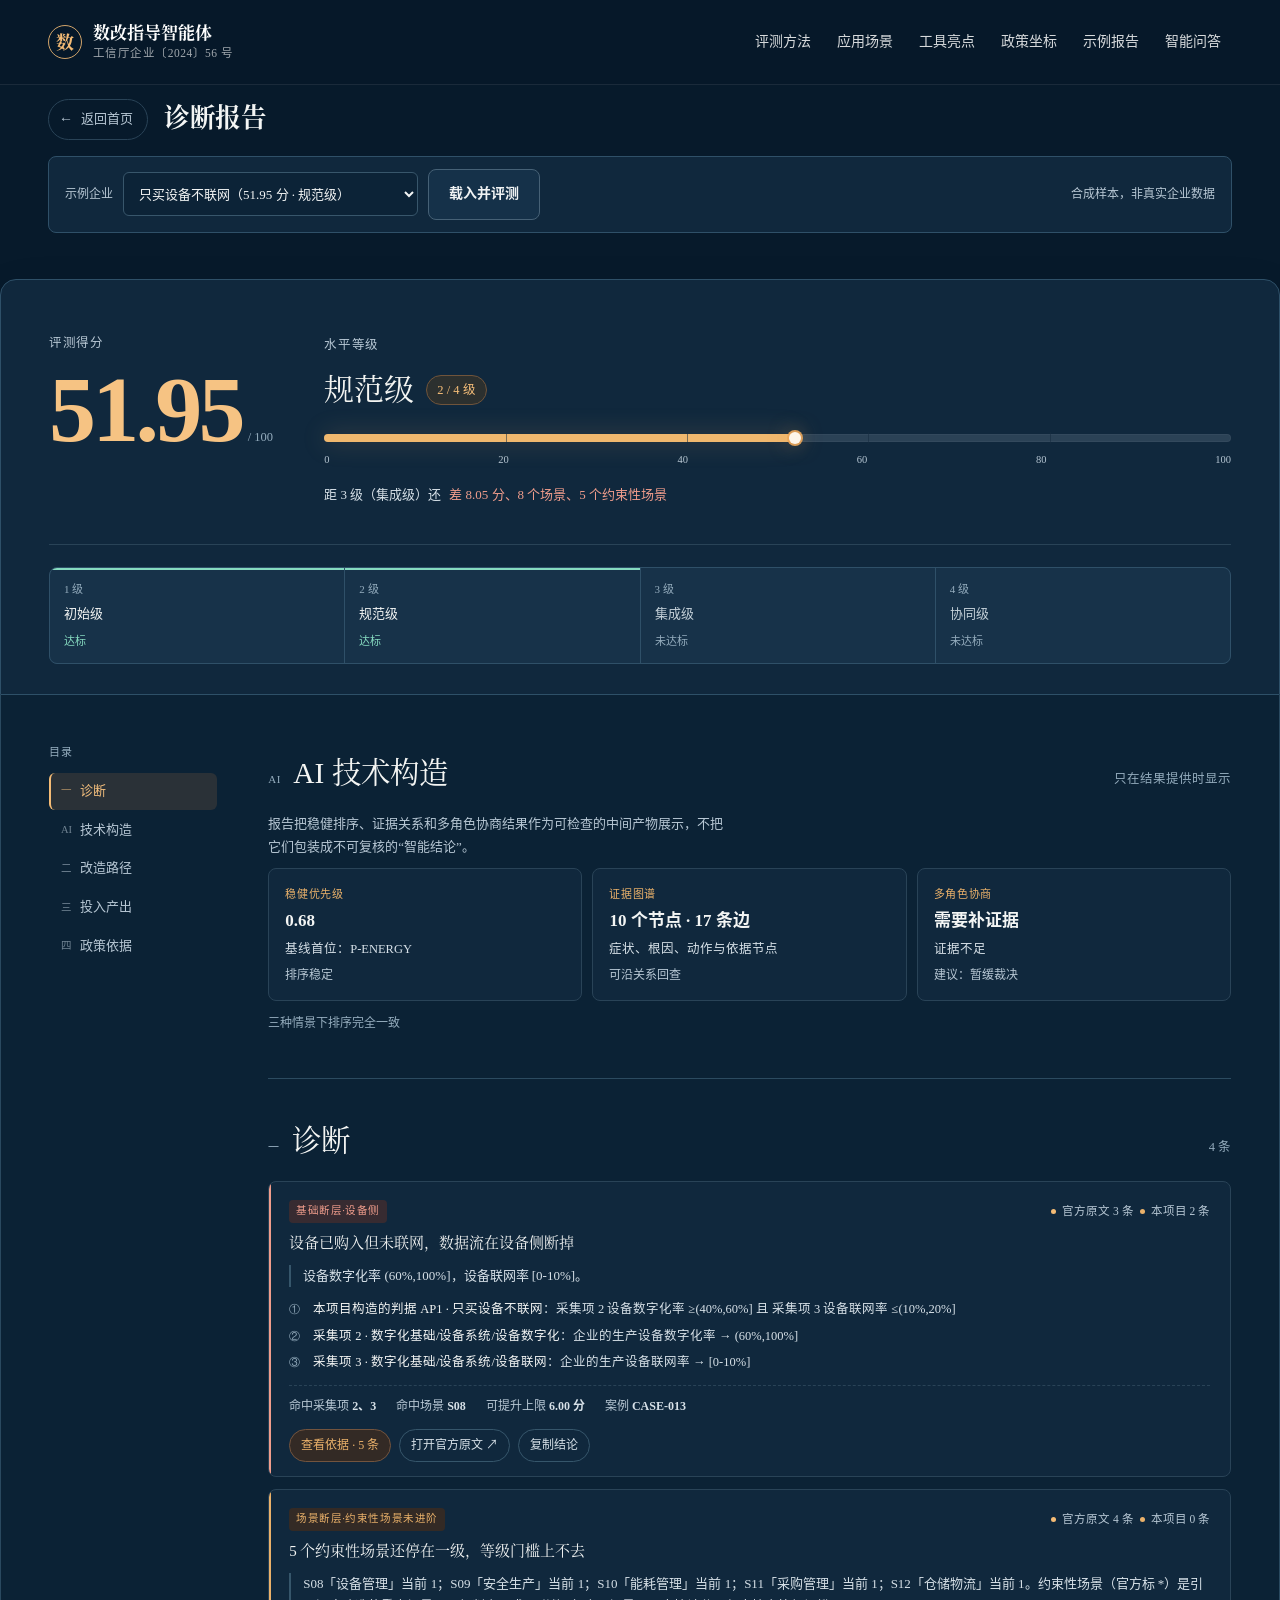
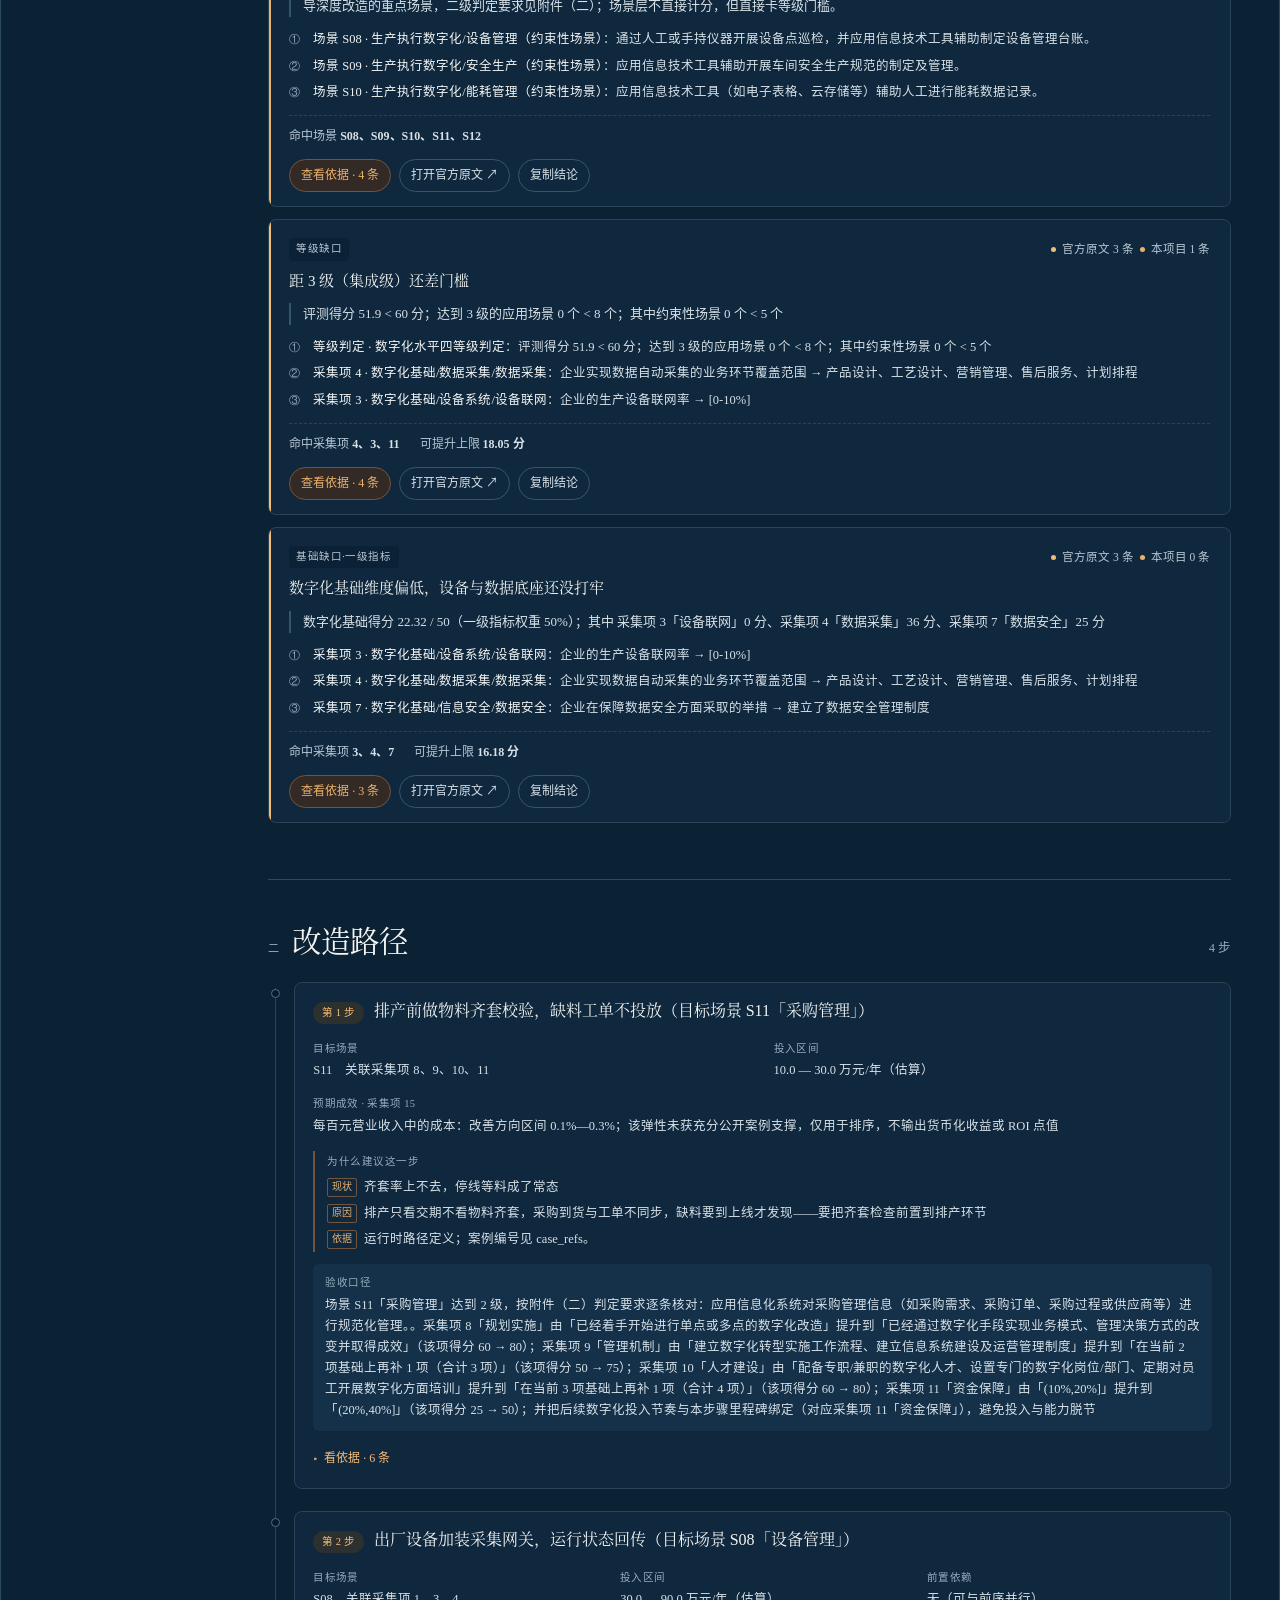
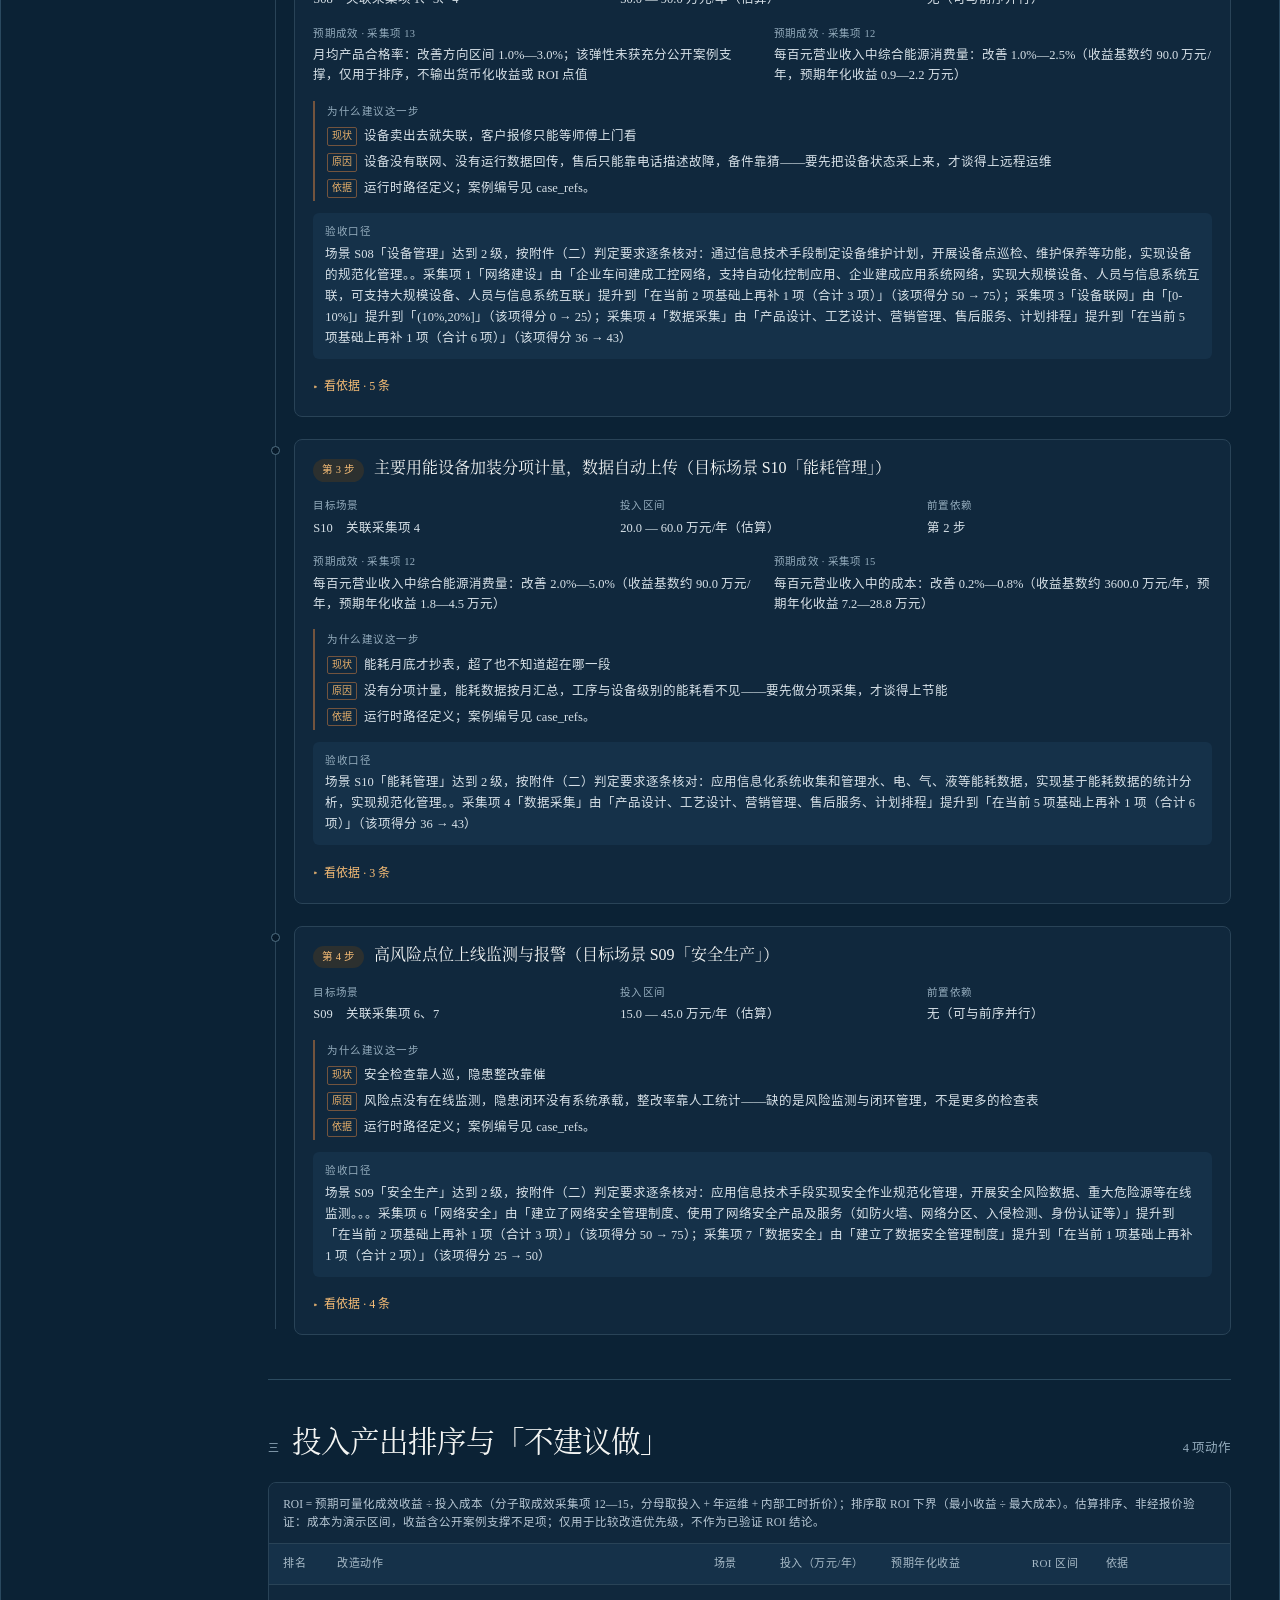
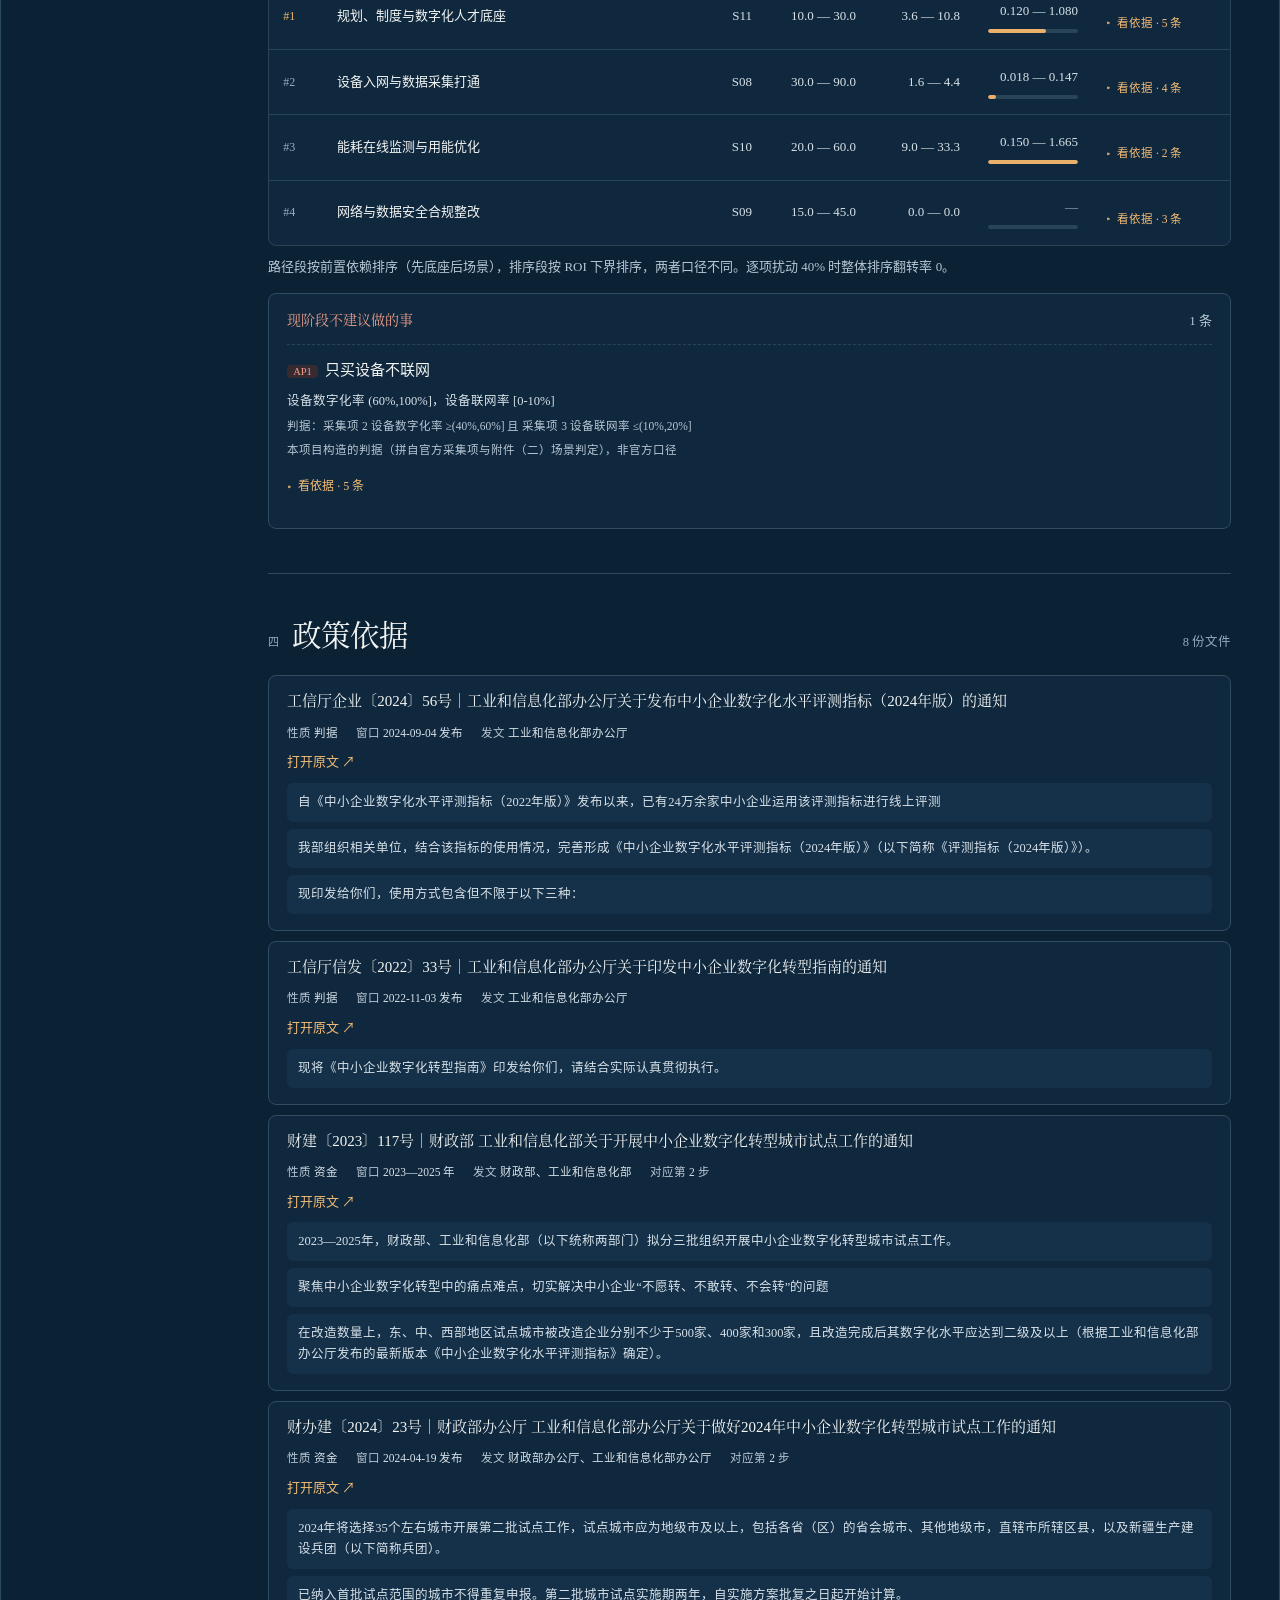
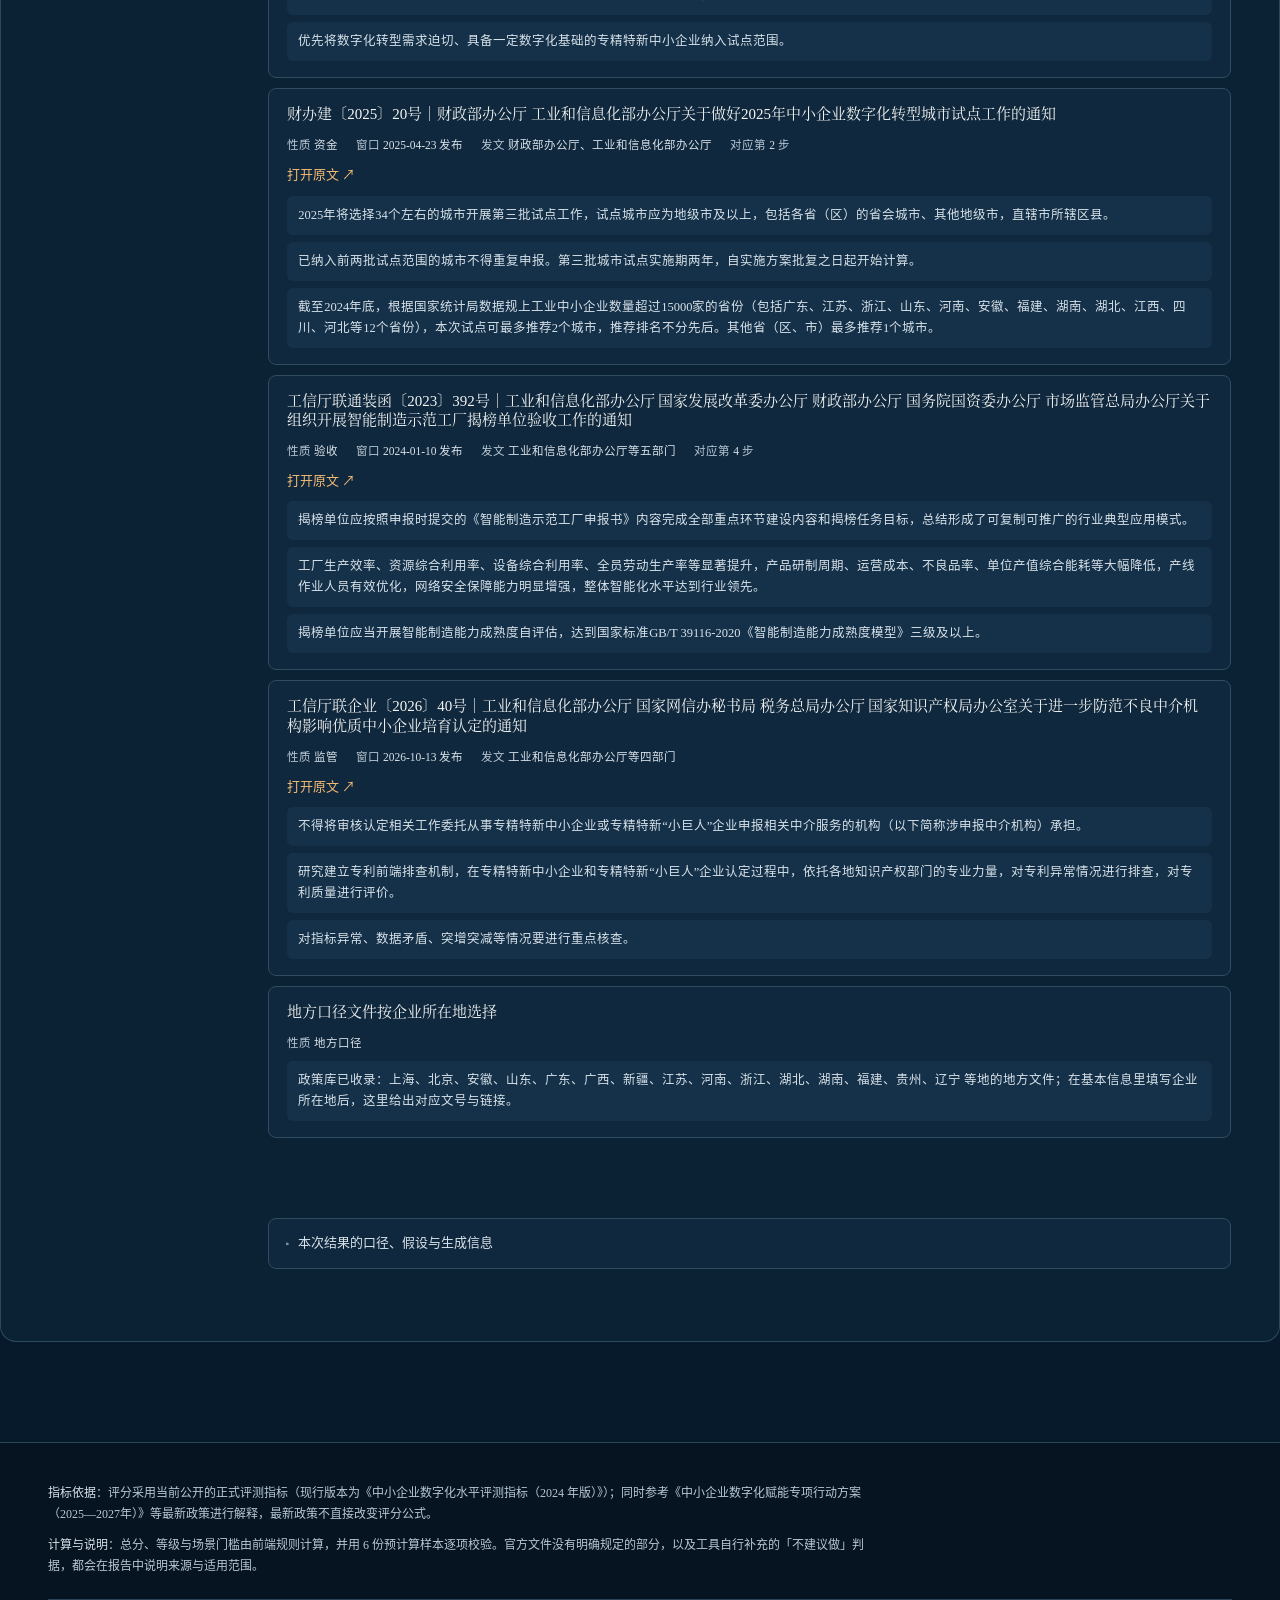
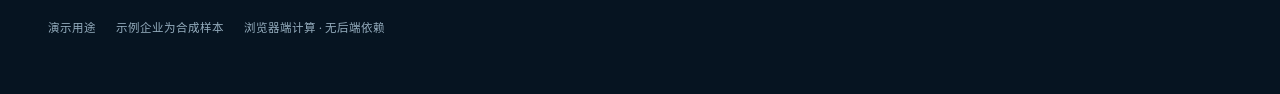
<file: report.html>
<!DOCTYPE html>
<html lang="zh-CN" class="no-js">
<head>
<meta charset="utf-8">
<script>document.documentElement.className="js";</script>
<meta name="viewport" content="width=device-width, initial-scale=1">
<title>诊断报告 · 数改指导智能体</title>
<meta name="description" content="按工信厅企业〔2024〕56 号《中小企业数字化水平评测指标（2024 年版）》生成的诊断报告：等级结论、未达标场景、改造顺序、投入产出区间与政策依据。">
<meta name="theme-color" content="#071a2b">
<link rel="icon" href="data:image/svg+xml,%3Csvg xmlns='http://www.w3.org/2000/svg' viewBox='0 0 32 32'%3E%3Crect width='32' height='32' rx='7' fill='%231a1916'/%3E%3Ctext x='16' y='23' font-size='17' text-anchor='middle' fill='%23fbfaf7' font-family='serif'%3E数%3C/text%3E%3C/svg%3E">
<link rel="stylesheet" href="assets/styles.css?v=20261108">
<link rel="stylesheet" href="assets/redesign.css?v=20261108">
<link rel="stylesheet" href="assets/motion-hero.css?v=20261108">
<link rel="stylesheet" href="assets/spectacle.css?v=20261108">
<link rel="stylesheet" href="assets/cinematic-scene.css?v=20261108">
<link rel="stylesheet" href="assets/typography.css?v=20261108">
<link rel="stylesheet" href="assets/continuity.css?v=20261108">
<link rel="stylesheet" href="assets/chapter-film.css?v=20261108">
<link rel="stylesheet" href="assets/scenario-gallery.css?v=20261108">
<link rel="stylesheet" href="assets/hero-editorial.css?v=20261108">
<link rel="stylesheet" href="assets/subpage.css?v=20261108">
<link rel="stylesheet" href="assets/ai-card.css?v=20261108">
<link rel="stylesheet" href="assets/environment.css?v=20261110">
<script src="assets/environment.js?v=20261110"></script>
</head>
<body class="page-report">
<a class="skip-link" href="#main">跳到主要内容</a>

<header class="topbar" id="topbar">
  <div class="topbar-inner">
    <a class="brand" href="index.html" aria-label="数改指导智能体 首页">
      <span class="brand-mark" aria-hidden="true">数</span>
      <span class="brand-text">
        <span class="brand-name">数改指导智能体</span>
        <span class="brand-sub">工信厅企业〔2024〕56 号</span>
      </span>
    </a>
    <nav class="topnav" aria-label="页面导航">
      <a href="index.html#method">评测方法</a>
      <a href="index.html#scenario-atlas">应用场景</a>
      <a href="highlights.html">工具亮点</a>
      <a href="policy.html">政策坐标</a>
      <a href="report.html" class="is-current" aria-current="page">示例报告</a>
      <a href="ask.html">智能问答</a>
    </nav>
  </div>
</header>

<main id="main">

  <section class="report-bar" aria-label="报告工具条">
    <div class="report-bar-head">
      <a class="report-back" href="index.html">
        <span aria-hidden="true">←</span> 返回首页
      </a>
      <h1 class="report-title">诊断报告</h1>
    </div>
    <div class="fixture-bar">
      <span class="label">示例企业</span>
      <select id="fixture-select" aria-label="选择示例企业"></select>
      <button type="button" class="btn" id="btn-load-fixture">载入并评测</button>
      <span class="label" style="margin-left:auto">合成样本，非真实企业数据</span>
    </div>
    <span class="form-status" id="form-status" role="status"></span>
  </section>

  <!-- ============================================================ 表单 -->
  <section class="section" id="panel-input" hidden>
    <div class="section-head">
      <h2>填写企业情况</h2>
      <p>先填经营基线，再按实际情况选择官方指标与场景等级。经营基线可以留空，不影响等级判定。</p>
    </div>

    <div class="progress" id="progress" hidden>
      <div class="progress-bar"><div class="progress-fill" id="progress-fill"></div></div>
      <span class="progress-text" id="progress-text">0 / 31</span>
    </div>

    <form id="profile-form" novalidate>
      <fieldset class="group-block">
        <legend>企业与经营基线 <span class="hint-inline">用于投入产出测算，留空不影响定级</span></legend>
        <div class="field-grid">
          <label class="field wide">
            <span>企业名称</span>
            <input type="text" name="name" id="f-name" placeholder="例：某精密件制造企业" autocomplete="off">
          </label>
          <label class="field">
            <span>年营业收入 <span class="unit">万元</span></span>
            <input type="number" name="revenue_wan" id="f-revenue" min="0" step="1" placeholder="6000">
          </label>
          <label class="field">
            <span>年数字化投入 <span class="unit">万元</span></span>
            <input type="number" name="digital_spend_wan" id="f-spend" min="0" step="1" placeholder="120">
          </label>
          <label class="field">
            <span>年综合能源消费 <span class="unit">吨标准煤</span></span>
            <input type="number" name="energy_wan" id="f-energy" min="0" step="1" placeholder="900">
          </label>
          <label class="field">
            <span>员工数 <span class="unit">人</span></span>
            <input type="number" name="headcount" id="f-headcount" min="0" step="1" placeholder="200">
          </label>
          <label class="field">
            <span>年成本 <span class="unit">万元</span></span>
            <input type="number" name="cost_wan" id="f-cost" min="0" step="1" placeholder="3600">
          </label>
          <label class="field">
            <span>企业所在地 <span class="unit">选填</span></span>
            <input type="text" name="province" id="f-province" placeholder="例：江苏" autocomplete="off">
          </label>
        </div>
      </fieldset>

      <fieldset class="group-block">
        <legend>采集项 1 到 15 <span class="hint-inline">官方评测表，逐字转写</span></legend>
        <div id="indicator-groups"></div>
      </fieldset>

      <fieldset class="group-block">
        <legend>应用场景 1 到 4 级 <span class="hint-inline">官方等级判定表，逐字转写</span></legend>
        <div id="scenario-groups"></div>
      </fieldset>

      <div class="form-foot">
        <button type="submit" class="btn btn-primary" id="btn-evaluate">
          生成诊断与改造路径
        </button>
        <button type="button" class="btn btn-ghost" id="btn-reset">清空重填</button>
      </div>
    </form>
  </section>

  <!-- ============================================================ 结果头 -->
  <div class="result-head" id="result-head" hidden>
    <div class="gauge">
      <div>
        <div class="gauge-label">评测得分</div>
        <div class="gauge-score">
          <span class="gauge-num" id="score-value">0</span>
          <span class="gauge-max">/ 100</span>
        </div>
      </div>
      <div class="gauge-right">
        <div class="gauge-label">水平等级</div>
        <div class="level-title">
          <span class="level-name" id="level-value">未评测</span>
          <span class="level-chip" id="level-chip">待评测</span>
        </div>
        <div class="scale" aria-hidden="true">
          <div class="rail">
            <div class="rail-fill" id="gauge-fill"></div>
            <div class="rail-ticks"><i style="left:20%"></i><i style="left:40%"></i><i style="left:60%"></i><i style="left:80%"></i></div>
            <div class="rail-knob" id="gauge-knob"></div>
          </div>
          <div class="rail-labels">
            <span>0</span><span>20</span><span>40</span><span>60</span><span>80</span><span>100</span>
          </div>
        </div>
        <p class="gap-line" id="gap-line"></p>
      </div>
    </div>
    <div class="judge-strip" id="judge-strip"></div>
  </div>

  <!-- ============================================================ 结果体 -->
  <div class="result-layout" id="result-layout" hidden>
    <nav class="toc" aria-label="结果目录">
      <span class="toc-label">目录</span>
      <a href="#sec-diagnosis"><span class="n">一</span>诊断</a>
      <a href="#sec-ai-technology" hidden><span class="n">AI</span>技术构造</a>
      <a href="#sec-pathway"><span class="n">二</span>改造路径</a>
      <a href="#sec-ranking"><span class="n">三</span>投入产出</a>
      <a href="#sec-policy"><span class="n">四</span>政策依据</a>
    </nav>

    <div class="result-body" id="output-panel">

      <section class="out-section ai-visibility-section" id="sec-ai-technology" aria-labelledby="h-ai-technology" hidden>
        <div class="out-head">
          <span class="n">AI</span>
          <h3 id="h-ai-technology">AI 技术构造</h3>
          <span class="sub">只在结果提供时显示</span>
        </div>
        <p class="ai-visibility-intro">报告把稳健排序、证据关系和多角色协商结果作为可检查的中间产物展示，不把它们包装成不可复核的“智能结论”。</p>
        <div id="out-ai-visibility"></div>
      </section>

      <section class="out-section" id="sec-diagnosis" aria-labelledby="h-diagnosis">
        <div class="out-head">
          <span class="n">一</span>
          <h3 id="h-diagnosis">诊断</h3>
          <span class="sub" id="sub-diagnosis"></span>
        </div>
        <div id="out-diagnosis"></div>
      </section>

      <section class="out-section" id="sec-pathway" aria-labelledby="h-pathway">
        <div class="out-head">
          <span class="n">二</span>
          <h3 id="h-pathway">改造路径</h3>
          <span class="sub" id="sub-pathway"></span>
        </div>
        <div id="out-pathway"></div>
      </section>

      <section class="out-section" id="sec-ranking" aria-labelledby="h-ranking">
        <div class="out-head">
          <span class="n">三</span>
          <h3 id="h-ranking">投入产出排序与「不建议做」</h3>
          <span class="sub" id="sub-ranking"></span>
        </div>
        <div id="out-ranking"></div>
      </section>

      <section class="out-section" id="sec-policy" aria-labelledby="h-policy">
        <div class="out-head">
          <span class="n">四</span>
          <h3 id="h-policy">政策依据</h3>
          <span class="sub" id="sub-policy"></span>
        </div>
        <div id="out-policy"></div>
      </section>

      <details class="assumptions">
        <summary>本次结果的口径、假设与生成信息</summary>
        <div class="assumptions-body" id="out-assumptions"></div>
      </details>

    </div>
  </div>


</main>

<footer class="footer">
  <div class="footer-inner">
    <p><strong>指标依据</strong>：评分采用当前公开的正式评测指标（现行版本为《中小企业数字化水平评测指标（2024 年版）》）；同时参考《中小企业数字化赋能专项行动方案（2025—2027年）》等最新政策进行解释，最新政策不直接改变评分公式。</p>
    <p style="margin-top:10px"><strong>计算与说明</strong>：总分、等级与场景门槛由前端规则计算，并用 6 份预计算样本逐项校验。官方文件没有明确规定的部分，以及工具自行补充的「不建议做」判据，都会在报告中说明来源与适用范围。</p>
    <div class="footer-meta">
      <span>演示用途</span>
      <span>示例企业为合成样本</span>
      <span id="footer-mode">浏览器端计算</span>
    </div>
  </div>
</footer>

<script src="assets/engine.js?v=20261108"></script>
<script src="assets/provenance.js?v=20261108"></script>
<script src="assets/ai-card.js?v=20261108"></script>
<script type="module" src="assets/ai-visibility.mjs?v=20261108"></script>
<script src="assets/app.js?v=20261108"></script>
<script src="assets/site-menu.js?v=20261110"></script>
</body>
</html>
</file>
<file: assets/styles.css>
/* ==========================================================================
   数改指导智能体 · 界面体系
   设计语言：审计报告的纸感 × 数据产品的精度
   约束：不用渐变（除首屏微光）、不用大圆角、不用投影堆叠
   ========================================================================== */

/* 深色沉浸：近黑蓝底 + 单一暖光 + 大面积留白 */
:root {
  color-scheme: dark;

  --paper: #08090d;
  --paper-2: #0c0e13;
  --card: #171a21;
  --card-2: #1f232c;

  --ink: #f4f1ea;
  --ink-2: #b6b3ab;
  --ink-3: #8f8c84;
  --ink-4: #6b6861;

  --line: #282c36;
  --line-2: #343945;
  --line-3: #464c5a;

  --accent: #7fb3e8;
  --accent-2: #9dc9f2;
  --accent-wash: #101a26;
  --accent-line: #223344;

  --brass: #eda85a;
  --brass-wash: #1f1709;
  --brass-line: #46331a;

  --clay: #e27e6c;
  --clay-wash: #241312;
  --clay-line: #4a241f;

  --moss: #6ec29a;
  --moss-wash: #0e1e17;

  --mark-bg: rgba(237, 168, 90, .22);
  --glow-warm: rgba(237, 168, 90, .14);
  --glow-cool: rgba(127, 179, 232, .10);

  --shadow-1: 0 1px 2px rgba(0, 0, 0, .5);
  --shadow-2: 0 2px 8px rgba(0, 0, 0, .45), 0 16px 40px -20px rgba(0, 0, 0, .8);
  --shadow-3: 0 1px 3px rgba(0, 0, 0, .5), 0 24px 60px -28px rgba(0, 0, 0, .9);

  --font-display: "PingFang SC", "Hiragino Sans GB", "Microsoft YaHei",
    "Source Han Sans SC", "Noto Sans CJK SC", -apple-system, sans-serif;
  --font-body: -apple-system, BlinkMacSystemFont, "Segoe UI", "PingFang SC",
    "Hiragino Sans GB", "Microsoft YaHei", "Source Han Sans SC", sans-serif;
  --font-mono: "SF Mono", "JetBrains Mono", "Cascadia Mono", Consolas,
    "Liberation Mono", monospace;

  --r-1: 3px;
  --r-2: 6px;
  --r-3: 10px;
  --r-4: 14px;

  --ease-out: cubic-bezier(.22, 1, .36, 1);
  --ease-in-out: cubic-bezier(.65, 0, .35, 1);
  --t-fast: 140ms;
  --t-mid: 260ms;
  --t-slow: 520ms;
  --t-reveal: 780ms;

  --measure: 1120px;
  --gutter: clamp(20px, 4vw, 48px);
}

* { box-sizing: border-box; }
[hidden] { display: none !important; }

html {
  -webkit-text-size-adjust: 100%;
  scroll-behavior: smooth;
  background: var(--paper);
}

/* 全站两束环境光，只做氛围，不承载信息 */
body::before {
  content: "";
  position: fixed; inset: 0; z-index: 0; pointer-events: none;
  background:
    radial-gradient(1100px 620px at 76% -12%, var(--glow-warm), transparent 62%),
    radial-gradient(900px 520px at 4% 4%, var(--glow-cool), transparent 58%);
}
body > * { position: relative; z-index: 1; }

body {
  margin: 0;
  background: var(--paper);
  color-scheme: dark;
  color: var(--ink);
  font-family: var(--font-body);
  font-size: 15px;
  line-height: 1.72;
  -webkit-font-smoothing: antialiased;
  text-rendering: optimizeLegibility;
}

h1, h2, h3, h4 {
  margin: 0;
  font-weight: 500;
  line-height: 1.28;
  letter-spacing: -.005em;
}
p { margin: 0 0 .7em; }
a { color: var(--accent); text-decoration: none; }
a:hover { text-decoration: underline; text-underline-offset: 3px; }

code, .mono { font-family: var(--font-mono); font-variant-numeric: tabular-nums; }

:focus-visible {
  outline: 2px solid var(--accent);
  outline-offset: 3px;
  border-radius: 2px;
}

.sr-only {
  position: absolute; width: 1px; height: 1px; padding: 0; margin: -1px;
  overflow: hidden; clip: rect(0 0 0 0); white-space: nowrap; border: 0;
}

.skip-link {
  position: fixed; left: 12px; top: -100px; z-index: 200;
  background: var(--ink); color: var(--paper);
  padding: 10px 18px; border-radius: var(--r-2); font-size: 14px;
  transition: top var(--t-fast) var(--ease-out);
}
.skip-link:focus { top: 12px; }

/* ---------------------------------------------------------------- 顶栏 */

.topbar {
  position: fixed; top: 0; left: 0; right: 0; z-index: 60;
  background: transparent;
  border-bottom: 1px solid transparent;
  transition: border-color var(--t-mid) var(--ease-out),
    background var(--t-mid) var(--ease-out),
    backdrop-filter var(--t-mid) var(--ease-out);
}
.topbar.is-stuck {
  background: rgba(8, 9, 13, .82);
  backdrop-filter: saturate(180%) blur(16px);
  -webkit-backdrop-filter: saturate(180%) blur(16px);
  border-bottom-color: var(--line);
}

.topbar-inner {
  max-width: var(--measure);
  margin: 0 auto;
  padding: 14px var(--gutter);
  display: flex; align-items: center; gap: 20px;
}

.brand { display: flex; align-items: center; gap: 11px; min-width: 0; text-decoration: none; }
.brand:hover { text-decoration: none; }
.brand-mark {
  width: 30px; height: 30px; flex: none;
  display: grid; place-items: center;
  background: rgba(255, 255, 255, .92); color: #12110d;
  border-radius: var(--r-2);
  font-family: var(--font-display);
  font-size: 15px; line-height: 1;
  padding-top: 2px;
}
.brand-text { display: flex; flex-direction: column; line-height: 1.3; min-width: 0; }
.brand-name {
  font-size: 15px; font-weight: 500; color: #fff; letter-spacing: .01em;
}
.brand-sub {
  font-size: 11.5px; color: rgba(255, 255, 255, .5); letter-spacing: .04em;
  font-family: var(--font-mono);
}

.topnav { margin-left: auto; display: flex; align-items: center; gap: 4px; }
.topnav a {
  font-size: 13.5px; color: rgba(255, 255, 255, .74); padding: 6px 11px;
  border-radius: var(--r-2); transition: background var(--t-fast) var(--ease-out),
    color var(--t-fast) var(--ease-out);
}
.topnav a:hover { background: rgba(255, 255, 255, .1); color: #fff; text-decoration: none; }

.status {
  display: inline-flex; align-items: center; gap: 7px;
  font-size: 12px; color: rgba(255, 255, 255, .72);
  padding: 5px 11px;
  border: 1px solid rgba(255, 255, 255, .2);
  border-radius: 100px;
  white-space: nowrap;
}
.status::before {
  content: ""; width: 6px; height: 6px; border-radius: 50%;
  background: var(--ink-4);
  transition: background var(--t-mid) var(--ease-out);
}
.status[data-state="online"] { color: #9fd4bb; border-color: rgba(255, 255, 255, .2); }
.status[data-state="online"]::before { background: var(--moss); box-shadow: 0 0 0 3px var(--moss-wash); }
.status[data-state="local"] { color: var(--brass); }
.status[data-state="local"]::before { background: var(--brass); box-shadow: 0 0 0 3px var(--brass-wash); }

/* ---------------------------------------------------------------- 首屏（摄影图 + 叠字） */

.hero {
  position: relative;
  min-height: clamp(600px, 90vh, 960px);
  display: flex; align-items: center;
  overflow: hidden;
  border-bottom: 1px solid var(--line);
}

.hero-bg {
  position: absolute; inset: 0;
  background: #06070a;
  overflow: hidden;
}
/* 图与遮罩分离：滤镜只作用于照片，不污染渐变 */
.hero-bg::before {
  content: "";
  position: absolute; inset: -2%;
  background: url("img/hero-golden.jpg") center right / cover no-repeat;
  filter: brightness(1.02) saturate(1.02) contrast(1.02);
  animation: hero-drift 28s var(--ease-out) forwards;
}
.hero-bg::after {
  content: "";
  position: absolute; inset: 0;
  background:
    linear-gradient(100deg,
      rgba(5, 6, 9, .97) 0%,
      rgba(5, 6, 9, .93) 26%,
      rgba(5, 6, 9, .72) 46%,
      rgba(5, 6, 9, .18) 66%,
      rgba(5, 6, 9, 0) 78%),
    linear-gradient(180deg,
      rgba(5, 6, 9, .55) 0%,
      rgba(5, 6, 9, 0) 16%,
      rgba(5, 6, 9, 0) 68%,
      rgba(8, 9, 13, .96) 100%);
}

@keyframes hero-drift {
  from { transform: scale(1.08); }
  to { transform: scale(1.0); }
}

.hero-copy {
  position: relative;
  max-width: 1120px;
  width: 100%;
  margin: 0 auto;
  padding: 110px var(--gutter) 96px;
}

.eyebrow {
  display: inline-flex; align-items: center; gap: 10px;
  font-size: 11.5px; letter-spacing: .1em;
  color: rgba(255, 255, 255, .62);
  font-family: var(--font-mono);
  margin-bottom: 30px;
  text-transform: none;
}
.eyebrow::before {
  content: ""; width: 26px; height: 1px; background: rgba(255, 255, 255, .42);
}

.hero h1 {
  font-family: var(--font-display);
  font-size: clamp(31px, 5.2vw, 72px);
  line-height: 1.1;
  letter-spacing: -.04em;
  font-weight: 700;
  color: #ffffff;
  max-width: 13.6em;
  text-shadow: 0 2px 40px rgba(0, 0, 0, .5);
}
.hero h1 em {
  font-style: normal;
  color: #f5c381;
}

.lede {
  margin-top: 28px;
  font-size: 15px;
  line-height: 1.85;
  color: rgba(255, 255, 255, .78);
  max-width: 31em;
  text-shadow: 0 1px 20px rgba(0, 0, 0, .5);
}

.hero-actions { display: flex; gap: 12px; flex-wrap: wrap; margin-top: 38px; }

.btn {
  font: inherit; font-size: 14px;
  cursor: pointer;
  padding: 12px 24px;
  border-radius: 100px;
  border: 1px solid rgba(255, 255, 255, .2);
  background: rgba(255, 255, 255, .06);
  color: #fff;
  backdrop-filter: blur(12px);
  -webkit-backdrop-filter: blur(12px);
  display: inline-flex; align-items: center; gap: 8px;
  transition: background var(--t-fast) var(--ease-out),
    border-color var(--t-fast) var(--ease-out),
    transform var(--t-fast) var(--ease-out),
    box-shadow var(--t-fast) var(--ease-out);
}
.btn:hover { background: rgba(255, 255, 255, .14); border-color: rgba(255, 255, 255, .34); }
.btn:active { transform: scale(.985); }
.btn[disabled] { opacity: .5; cursor: not-allowed; transform: none; }

.btn-primary {
  background: #ffffff;
  border-color: #ffffff;
  color: #12110d;
  font-weight: 500;
  backdrop-filter: none;
  box-shadow: 0 6px 26px -8px rgba(0, 0, 0, .6);
}
.btn-primary:hover {
  background: #f4ede0; border-color: #f4ede0; color: #12110d;
  box-shadow: 0 10px 36px -8px rgba(0, 0, 0, .7);
}
.btn-ghost { background: transparent; border-color: transparent; color: var(--ink-2); backdrop-filter: none; }
.btn-ghost:hover { background: var(--card); border-color: transparent; }

.arrow { transition: transform var(--t-fast) var(--ease-out); }
.btn:hover .arrow { transform: translateX(3px); }

.hero-trust {
  margin-top: 56px;
  display: flex; gap: 22px; flex-wrap: wrap;
  font-size: 11px;
  color: rgba(255, 255, 255, .5);
  font-family: var(--font-mono);
  letter-spacing: .06em;
}
.hero-trust span { position: relative; padding-left: 13px; }
.hero-trust span::before {
  content: "";
  position: absolute; left: 0; top: 50%;
  width: 3px; height: 3px; margin-top: -1.5px;
  background: rgba(255, 255, 255, .42);
}

/* ---------------------------------------------------------- 方法三段 */

.method {
  max-width: var(--measure);
  margin: 0 auto;
  padding: clamp(56px, 7vw, 104px) var(--gutter) clamp(48px, 6vw, 88px);
  display: grid;
  grid-template-columns: repeat(3, 1fr);
  gap: 0;
}
.method article {
  padding: 0 clamp(20px, 2.4vw, 36px);
  border-left: 1px solid var(--line);
  position: relative;
}
.method article:first-child { border-left: 0; padding-left: 0; }
.method .num {
  font-family: var(--font-mono);
  font-size: 26px;
  line-height: 1;
  color: var(--brass);
  letter-spacing: -.02em;
  display: block;
  margin-bottom: 22px;
  opacity: .9;
}
.method h3 {
  font-size: 17px;
  color: var(--ink);
  margin-bottom: 10px;
  letter-spacing: -.01em;
}
.method p {
  font-size: 13.5px;
  color: var(--ink-3);
  margin: 0;
  line-height: 1.75;
  max-width: 26em;
}

/* ---------------------------------------------------------- 开始入口 */

.start {
  max-width: var(--measure);
  margin: 0 auto;
  padding: clamp(40px, 5vw, 72px) var(--gutter);
}
.start-inner {
  display: flex; align-items: center; gap: 32px; flex-wrap: wrap;
  padding: 30px 34px;
  border: 1px solid var(--line-2);
  border-radius: var(--r-4);
  background: linear-gradient(135deg, var(--card) 0%, var(--card-2) 100%);
  position: relative;
  overflow: hidden;
}
.start-inner::before {
  content: "";
  position: absolute; left: 0; top: 0; bottom: 0; width: 2px;
  background: var(--brass);
}
.start-copy { flex: 1 1 340px; min-width: 0; }
.start-copy h2 {
  font-size: clamp(18px, 2.1vw, 23px);
  margin-bottom: 9px;
  color: var(--ink);
  letter-spacing: -.015em;
}
.start-copy p {
  font-size: 13.5px; color: var(--ink-3); margin: 0; line-height: 1.7;
  max-width: 42em;
}
.start-actions { display: flex; gap: 10px; flex-wrap: wrap; }
.start-meta {
  display: flex; gap: 18px; flex-wrap: wrap;
  margin-top: 16px; font-size: 11px; color: var(--ink-4);
  font-family: var(--font-mono); letter-spacing: .04em;
}

/* ---------------------------------------------------------------- 面板 */

.section {
  max-width: var(--measure);
  margin: 0 auto;
  padding: clamp(40px, 5vw, 64px) var(--gutter);
}

.section-head { margin-bottom: 28px; }
.section-head h2 {
  font-family: var(--font-display);
  font-size: clamp(22px, 2.6vw, 30px);
  letter-spacing: -.01em;
}
.section-head p {
  margin-top: 8px; font-size: 13.5px; color: var(--ink-3); max-width: 46em;
}

/* 表单 */
.field-grid {
  display: grid; gap: 16px;
  grid-template-columns: repeat(auto-fit, minmax(180px, 1fr));
}
.field { display: flex; flex-direction: column; gap: 6px; min-width: 0; }
.field.wide { grid-column: span 2; }
.field > span {
  font-size: 12px; color: var(--ink-3); display: flex; align-items: baseline; gap: 6px;
}
.field .unit { color: var(--ink-4); font-size: 11px; font-family: var(--font-mono); }
.field input, .field select, select, input[type="text"], input[type="number"] {
  font: inherit; font-size: 14px;
  padding: 9px 11px;
  border: 1px solid var(--line-2);
  border-radius: var(--r-2);
  background: var(--card);
  color: var(--ink);
  width: 100%;
  transition: border-color var(--t-fast) var(--ease-out),
    box-shadow var(--t-fast) var(--ease-out);
}
.field input:hover, select:hover { border-color: var(--ink-4); }
.field input:focus, select:focus {
  outline: none;
  border-color: var(--accent);
  box-shadow: 0 0 0 3px var(--accent-wash);
}

.group-block { border: 0; padding: 0; margin: 0 0 34px; }
.group-block > legend {
  padding: 0 0 12px;
  font-size: 13px; font-weight: 500; color: var(--ink);
  border-bottom: 1px solid var(--line);
  width: 100%;
  display: flex; align-items: center; gap: 10px;
}
.group-block > legend .hint-inline { font-size: 11.5px; color: var(--ink-4); font-weight: 400; }

/* 折叠组 */
.acc {
  border: 1px solid var(--line);
  border-radius: var(--r-3);
  background: var(--card);
  margin-bottom: 10px;
  overflow: hidden;
}
.acc > summary {
  cursor: pointer; list-style: none;
  padding: 13px 16px;
  display: flex; align-items: center; gap: 10px;
  font-size: 13.5px; font-weight: 500; color: var(--ink);
  background: var(--card-2);
  transition: background var(--t-fast) var(--ease-out);
}
.acc > summary::-webkit-details-marker { display: none; }
.acc > summary:hover { background: var(--paper-2); }
.acc > summary .caret {
  width: 14px; color: var(--ink-4); flex: none;
  transition: transform var(--t-mid) var(--ease-out);
}
.acc[open] > summary .caret { transform: rotate(90deg); }
.acc > summary .count {
  margin-left: auto; font-size: 11.5px; color: var(--ink-3);
  font-weight: 400; font-family: var(--font-mono);
}
.acc > summary .dots { display: flex; gap: 3px; margin-left: 8px; }
.acc > summary .dot {
  width: 5px; height: 5px; border-radius: 50%; background: var(--line-2);
}
.acc > summary .dot.on { background: var(--accent); }

.acc-body { padding: 4px 16px 16px; }

/* 采集项 */
.item {
  padding: 16px 0;
  border-bottom: 1px solid var(--line);
}
.item:last-child { border-bottom: 0; }
.item-head { display: flex; align-items: baseline; gap: 9px; flex-wrap: wrap; margin-bottom: 8px; }
.item-no {
  font-family: var(--font-mono); font-size: 11px;
  color: var(--ink-2); background: var(--paper-2);
  border: 1px solid var(--line);
  border-radius: var(--r-1);
  padding: 0 5px;
  flex: none;
}
.item-title { font-size: 13.5px; color: var(--ink); line-height: 1.55; }
.item-meta {
  font-size: 11px; color: var(--ink-4); font-family: var(--font-mono);
  width: 100%;
}
.item select { max-width: 44em; }

.opts { display: grid; gap: 6px; }
.opt {
  display: flex; gap: 9px; align-items: flex-start;
  font-size: 13px; color: var(--ink-2); line-height: 1.6;
  padding: 5px 8px;
  border-radius: var(--r-1);
  cursor: pointer;
  transition: background var(--t-fast) var(--ease-out);
}
.opt:hover { background: var(--paper-2); }
.opt input { margin: 4px 0 0; flex: none; accent-color: var(--accent); }

.level-radios { display: flex; gap: 6px; flex-wrap: wrap; }
.level-radio {
  display: inline-flex; align-items: center; gap: 6px;
  font-size: 12.5px; color: var(--ink-2);
  padding: 5px 11px 5px 9px;
  border: 1px solid var(--line-2);
  border-radius: 100px;
  cursor: pointer;
  transition: all var(--t-fast) var(--ease-out);
}
.level-radio:hover { border-color: var(--ink-3); }
.level-radio:has(input:checked) {
  border-color: var(--accent); background: var(--accent-wash); color: var(--accent);
}
.level-radio input { margin: 0; accent-color: var(--accent); }

.level-desc {
  margin-top: 9px; font-size: 12.5px; line-height: 1.65;
  color: var(--ink-2);
  border-left: 2px solid var(--accent-line);
  padding-left: 11px;
  max-width: 54em;
}
.level-desc.none { color: var(--ink-4); border-left-color: var(--line-2); }

.official-levels { margin-top: 9px; }
.official-levels > summary {
  cursor: pointer; font-size: 12px; color: var(--ink-3);
  list-style: none; display: inline-flex; align-items: center; gap: 5px;
}
.official-levels > summary::-webkit-details-marker { display: none; }
.official-levels > summary::before { content: "▸"; font-size: 10px; }
.official-levels[open] > summary::before { content: "▾"; }
.official-levels dl { margin: 9px 0 0; display: grid; gap: 7px; }
.official-levels dt { font-size: 11.5px; color: var(--ink-4); font-family: var(--font-mono); }
.official-levels dd { margin: 0 0 7px; font-size: 12.5px; color: var(--ink-2); line-height: 1.68; max-width: 54em; }

.fixture-bar {
  display: flex; align-items: center; gap: 10px; flex-wrap: wrap;
  padding: 12px 16px;
  margin-bottom: 22px;
  border: 1px solid var(--line);
  border-radius: var(--r-3);
  background: var(--card);
}
.fixture-bar .label { font-size: 12px; color: var(--ink-3); }
.fixture-bar select { width: auto; max-width: 320px; font-size: 13px; }

.form-foot {
  display: flex; align-items: center; gap: 12px; flex-wrap: wrap;
  padding-top: 8px;
}
.form-status { font-size: 13px; color: var(--ink-3); }
.form-status.error { color: var(--clay); }

/* 进度 */
.progress {
  position: sticky; top: 60px; z-index: 20;
  margin: 0 calc(var(--gutter) * -.5) 18px;
  padding: 10px calc(var(--gutter) * .5);
  background: color-mix(in srgb, var(--paper) 92%, transparent);
  backdrop-filter: blur(8px);
  display: flex; align-items: center; gap: 14px;
}
.progress-bar {
  flex: 1; height: 4px; background: rgba(255, 255, 255, .08);
  border-radius: 2px; overflow: hidden;
}
.progress-fill {
  height: 100%; width: 0;
  background: linear-gradient(90deg, #b8792f, #eda85a);
  box-shadow: 0 0 12px rgba(237, 168, 90, .45);
  transition: width var(--t-slow) var(--ease-out);
}
.progress-text {
  font-size: 11.5px; color: var(--ink-3);
  font-family: var(--font-mono); white-space: nowrap;
}

/* ---------------------------------------------------------------- 结果 */

.result-head {
  max-width: var(--measure); margin: 0 auto;
  padding: clamp(40px, 4.4vw, 58px) var(--gutter) 0;
  scroll-margin-top: 62px;
}
.section, .start { scroll-margin-top: 62px; }

.gauge {
  display: grid;
  grid-template-columns: auto minmax(0, 1fr);
  gap: clamp(24px, 4vw, 56px);
  align-items: start;
  padding-bottom: 28px;
  border-bottom: 1px solid var(--line);
}
.gauge-score {
  display: flex; align-items: baseline; gap: 6px;
}
.gauge-num {
  font-family: var(--font-mono);
  font-size: clamp(56px, 8vw, 84px);
  line-height: .92;
  letter-spacing: -.04em;
  font-weight: 500;
  font-variant-numeric: tabular-nums;
  color: var(--ink);
}
.gauge-max { font-size: 15px; color: var(--ink-4); font-family: var(--font-mono); }
.gauge-label {
  font-size: 11.5px; color: var(--ink-3); letter-spacing: .05em;
  text-transform: uppercase; font-family: var(--font-mono);
  margin-bottom: 8px;
}
.gauge-right { padding-top: 2px; }

.level-title { display: flex; align-items: center; gap: 12px; flex-wrap: wrap; margin-bottom: 16px; }
.level-name {
  font-family: var(--font-display);
  font-size: clamp(20px, 2.4vw, 26px);
  color: var(--ink);
}
.level-chip {
  font-size: 11.5px; padding: 3px 10px; border-radius: 100px;
  border: 1px solid var(--accent-line); background: var(--accent-wash);
  color: var(--accent);
  font-family: var(--font-mono);
}

.gauge .rail { height: 8px; }
.gauge .rail-labels { font-size: 10.5px; margin-top: 9px; }
/* 分数刻度尺：门槛刻度 + 暖光进度 + 指针 */
.scale { margin-top: 18px; }
.rail {
  position: relative;
  height: 8px;
  border-radius: 4px;
  background: rgba(255, 255, 255, .07);
  box-shadow: inset 0 0 0 1px rgba(255, 255, 255, .04);
}
.rail.rail-sm { height: 6px; border-radius: 3px; }
.rail-fill {
  position: absolute; left: 0; top: 0; bottom: 0;
  border-radius: 4px;
  background: linear-gradient(90deg, #b8792f, #eda85a);
  box-shadow: 0 0 18px rgba(237, 168, 90, .45);
  width: 0;
  transition: width 1150ms var(--ease-out);
}
.rail.rail-sm .rail-fill { border-radius: 3px; }
.rail-ticks { position: absolute; inset: 0; }
.rail-ticks i {
  position: absolute; top: -2px; bottom: -2px; width: 1px;
  background: var(--paper);
  opacity: .55;
}
.rail-knob {
  position: absolute; top: 50%;
  width: 12px; height: 12px; margin: -6px 0 0 -6px;
  border-radius: 50%;
  background: #fdf6ea;
  box-shadow: 0 0 0 2px rgba(237, 168, 90, .9), 0 0 20px rgba(237, 168, 90, .55);
  transition: left 1150ms var(--ease-out);
}
.rail.rail-sm .rail-knob { width: 9px; height: 9px; margin: -4.5px 0 0 -4.5px; box-shadow: 0 0 0 1.5px rgba(237, 168, 90, .9), 0 0 14px rgba(237, 168, 90, .5); }
.rail-labels {
  display: flex; justify-content: space-between;
  margin-top: 9px;
  font-family: var(--font-mono);
  font-size: 10px;
  color: var(--ink-3);
  font-variant-numeric: tabular-nums;
}

.scale-ticks {
  position: relative; height: 14px; margin-top: 2px;
}
.scale-ticks span {
  position: absolute; transform: translateX(-50%);
  font-size: 10px; color: var(--ink-4); font-family: var(--font-mono);
}

.gap-line {
  margin-top: 14px; font-size: 13px; color: var(--ink-2);
  display: flex; align-items: baseline; gap: 8px; flex-wrap: wrap;
}
.gap-line b { color: var(--clay); font-weight: 500; }

.judge-strip {
  display: grid; grid-template-columns: repeat(4, 1fr); gap: 1px;
  background: var(--line);
  border: 1px solid var(--line);
  border-radius: var(--r-3);
  overflow: hidden;
  margin-top: 22px;
}
.judge {
  background: var(--card);
  padding: 12px 14px;
  display: flex; flex-direction: column; gap: 4px;
}
.judge .lv { font-size: 11px; color: var(--ink-4); font-family: var(--font-mono); }
.judge .nm { font-size: 13px; color: var(--ink-2); }
.judge .st { font-size: 11px; margin-top: 2px; }
.judge.ok .st { color: var(--moss); }
.judge.ok { background: var(--card); box-shadow: inset 0 2px 0 var(--moss); }
.judge.miss .st { color: var(--ink-4); }
.judge.ok .nm { color: var(--ink); font-weight: 500; }

/* 结果布局：目录 + 正文 */
.result-layout {
  max-width: var(--measure);
  margin: 0 auto;
  padding: 0 var(--gutter) clamp(56px, 8vw, 96px);
  display: grid;
  grid-template-columns: 168px minmax(0, 1fr);
  gap: clamp(24px, 4vw, 56px);
  align-items: start;
}

.toc {
  position: sticky; top: 84px;
  display: flex; flex-direction: column; gap: 2px;
  padding-top: 8px;
}
.toc-label {
  font-size: 11px; color: var(--ink-4); letter-spacing: .06em;
  font-family: var(--font-mono);
  margin-bottom: 8px;
}
.toc a {
  font-size: 13px; color: var(--ink-3);
  padding: 7px 10px; border-radius: var(--r-2);
  border-left: 2px solid transparent;
  transition: all var(--t-fast) var(--ease-out);
  display: flex; align-items: center; gap: 8px;
}
.toc a:hover { color: var(--ink); background: var(--paper-2); text-decoration: none; }
.toc a.active {
  color: var(--accent); border-left-color: var(--accent);
  background: var(--accent-wash);
}
.toc a .n { font-family: var(--font-mono); font-size: 10.5px; opacity: .6; }

.result-body { min-width: 0; }

.out-section {
  padding: clamp(28px, 4vw, 44px) 0;
  border-top: 1px solid var(--line);
  scroll-margin-top: 84px;
}
.out-section:first-child { border-top: 0; padding-top: 20px; }

.out-head {
  display: flex; align-items: baseline; gap: 12px; margin-bottom: 20px;
}
.out-head h3 {
  font-family: var(--font-display);
  font-size: clamp(18px, 2.2vw, 23px);
  color: var(--ink);
}
.out-head .n {
  font-family: var(--font-mono); font-size: 11px; color: var(--ink-4);
  letter-spacing: .06em;
}
.out-head .sub { font-size: 12.5px; color: var(--ink-4); margin-left: auto; text-align: right; }

/* 诊断卡 */
.diag {
  border: 1px solid var(--line);
  border-radius: var(--r-3);
  background: var(--card);
  padding: 18px 20px;
  margin-bottom: 12px;
  position: relative;
  overflow: hidden;
}
.diag::before {
  content: ""; position: absolute; left: 0; top: 0; bottom: 0; width: 2px;
  background: var(--accent-line);
}
.diag[data-tone="clay"]::before { background: var(--clay); }
.diag[data-tone="brass"]::before { background: var(--brass); }
.diag[data-tone="accent"]::before { background: var(--accent); }

.diag-head { display: flex; align-items: baseline; gap: 10px; flex-wrap: wrap; margin-bottom: 8px; }
.diag-kind {
  font-size: 10.5px; letter-spacing: .05em;
  padding: 2px 7px; border-radius: var(--r-1);
  background: var(--paper-2); color: var(--ink-3);
  font-family: var(--font-mono);
}
.diag[data-tone="clay"] .diag-kind { background: var(--clay-wash); color: var(--clay); }
.diag h4 { font-size: 15px; color: var(--ink); font-weight: 500; line-height: 1.5; }
.diag-quote {
  font-size: 13px; color: var(--ink-2); line-height: 1.7;
  border-left: 2px solid var(--line-2);
  padding-left: 12px; margin: 10px 0 0;
}
.diag-meta {
  margin: 12px 0 0; padding: 0; list-style: none;
  display: flex; flex-wrap: wrap; gap: 5px 18px;
  font-size: 11.5px; color: var(--ink-3);
}
.diag-meta b { color: var(--ink-2); font-weight: 500; font-family: var(--font-mono); }

/* 证据 */
.ev { margin-top: 12px; }
.ev > summary {
  cursor: pointer; list-style: none;
  font-size: 12px; color: var(--accent);
  display: inline-flex; align-items: center; gap: 6px;
  padding: 3px 0;
}
.ev > summary::-webkit-details-marker { display: none; }
.ev > summary .caret { transition: transform var(--t-mid) var(--ease-out); font-size: 10px; }
.ev[open] > summary .caret { transform: rotate(90deg); }
.ev-body { margin-top: 10px; display: grid; gap: 8px; }
.ev-card {
  background: var(--card-2);
  border: 1px solid var(--line);
  border-left: 2px solid var(--line-3);
  border-radius: var(--r-2);
  padding: 10px 12px;
  font-size: 12px;
  line-height: 1.65;
}
.ev-card[data-kind="采集项"] { border-left-color: var(--accent); }
.ev-card[data-kind="场景"] { border-left-color: var(--moss); }
.ev-card[data-kind="判据"] { border-left-color: var(--brass); }
.ev-card[data-kind="案例"] { border-left-color: var(--clay); }
.ev-card[data-kind="政策"] { border-left-color: var(--accent); }
.ev-ref {
  font-family: var(--font-mono); font-size: 10.5px; color: var(--ink-4);
  margin-right: 6px;
}
.ev-title { font-size: 12px; color: var(--ink); font-weight: 500; }
.ev-quote { margin: 5px 0 0; color: var(--ink-2); }
.ev-note { margin: 4px 0 0; color: var(--ink-3); font-size: 11.5px; }
.ev-src { margin: 5px 0 0; color: var(--ink-4); font-size: 11px; }

/* 路径时间线 */
.timeline { position: relative; padding-left: 26px; }
.timeline::before {
  content: ""; position: absolute; left: 7px; top: 6px; bottom: 6px;
  width: 1px; background: var(--line);
}
.timeline-progress {
  position: absolute; left: 7px; top: 6px; width: 1px;
  background: var(--accent);
  height: 0;
  transition: height 80ms linear;
}
.step { position: relative; padding-bottom: 22px; }
.step:last-child { padding-bottom: 0; }
.step::before {
  content: ""; position: absolute; left: -23px; top: 7px;
  width: 7px; height: 7px; border-radius: 50%;
  background: var(--paper); border: 1.5px solid var(--line-3);
  transition: border-color var(--t-mid) var(--ease-out),
    background var(--t-mid) var(--ease-out);
}
.step.is-in::before { border-color: var(--accent); background: var(--accent); }

.step-card {
  border: 1px solid var(--line);
  border-radius: var(--r-3);
  background: var(--card);
  padding: 16px 18px;
}
.step-top { display: flex; align-items: baseline; gap: 10px; flex-wrap: wrap; margin-bottom: 10px; }
.step-no {
  font-family: var(--font-mono); font-size: 10.5px;
  color: var(--accent); background: var(--accent-wash);
  border-radius: 100px; padding: 2px 9px;
  white-space: nowrap;
}
.step-title { font-size: 14.5px; color: var(--ink); font-weight: 500; }

.pairs { display: grid; gap: 10px 22px; grid-template-columns: repeat(auto-fit, minmax(150px, 1fr)); }
.pair { display: flex; flex-direction: column; gap: 2px; min-width: 0; }
.pair dt { font-size: 10.5px; color: var(--ink-4); letter-spacing: .03em; font-family: var(--font-mono); }
.pair dd { margin: 0; font-size: 12.5px; color: var(--ink-2); line-height: 1.6; }

.step-accept {
  margin-top: 12px; padding: 10px 12px;
  background: var(--card-2); border-radius: var(--r-2);
  font-size: 12.5px; color: var(--ink-2); line-height: 1.68;
}
.step-accept b {
  display: block; font-size: 10.5px; color: var(--ink-4);
  letter-spacing: .05em; margin-bottom: 3px; font-weight: 500;
  font-family: var(--font-mono);
}

.step-cause {
  margin-top: 12px;
  border-left: 2px solid var(--brass-line);
  padding: 2px 0 2px 12px;
  display: grid; gap: 5px;
}
.step-cause > b {
  font-size: 10.5px; color: var(--ink-4); letter-spacing: .05em;
  font-family: var(--font-mono); font-weight: 500;
}
.cause-line { margin: 0; font-size: 12.5px; color: var(--ink-2); line-height: 1.68; }
.cause-tag {
  display: inline-block; margin-right: 7px;
  font-size: 10px; color: var(--brass);
  border: 1px solid var(--brass-line); border-radius: 2px;
  padding: 0 4px; vertical-align: 1px;
}

/* 排序表 */
.table-wrap {
  border: 1px solid var(--line);
  border-radius: var(--r-3);
  overflow: hidden;
  background: var(--card);
}
.table-scroll { overflow-x: auto; -webkit-overflow-scrolling: touch; }
.table-scroll { overflow-x: auto; -webkit-overflow-scrolling: touch; }
table { border-collapse: collapse; width: 100%; font-size: 13px; table-layout: fixed; }
table.rank-table th:nth-child(1) { width: 54px; }
table.rank-table th:nth-child(3) { width: 66px; }
table.rank-table th:nth-child(4),
table.rank-table th:nth-child(5) { width: 104px; }
table.rank-table th:nth-child(6) { width: 118px; }
table.rank-table th:nth-child(7) { width: 138px; }
table.rank-table .ev > summary { font-size: 11.5px; white-space: nowrap; }
table.gap-table th:nth-child(1) { width: 44px; }
table.gap-table th:nth-child(2) { width: 62px; }
table.gap-table th:nth-child(4) { width: 104px; }
table.gap-table th:nth-child(5) { width: 80px; }
table.gap-table th:nth-child(6) { width: 104px; }
thead th {
  text-align: left; padding: 10px 14px;
  font-size: 11px; color: var(--ink-4); font-weight: 500;
  letter-spacing: .04em;
  background: var(--card-2);
  border-bottom: 1px solid var(--line);
  white-space: nowrap;
}
tbody td {
  padding: 13px 14px;
  border-bottom: 1px solid var(--line);
  vertical-align: middle;
  color: var(--ink-2);
}
tbody tr:last-child td { border-bottom: 0; }
tbody tr { transition: background var(--t-fast) var(--ease-out); }
tbody tr:hover { background: var(--paper-2); }
td.num {
  font-family: var(--font-mono); font-variant-numeric: tabular-nums;
  white-space: nowrap; text-align: right;
}
table.rank-table th:nth-child(4),
table.rank-table th:nth-child(5),
table.rank-table th:nth-child(6) { text-align: right; }
table.gap-table th:nth-child(4) { text-align: left; }
table.gap-table tbody td { padding: 9px 14px; }
table.gap-table .mono { font-family: var(--font-mono); font-variant-numeric: tabular-nums; }
table.gap-table .dim { color: var(--ink-3); }
td:nth-child(2) { color: var(--ink); }
.rank {
  font-family: var(--font-mono); font-size: 12px; color: var(--ink-4);
  font-variant-numeric: tabular-nums;
}
.rank.top { color: var(--brass); }

.tag-type {
  font-size: 11px; padding: 1px 7px; border-radius: 100px;
  border: 1px solid var(--line-2); color: var(--ink-3);
  white-space: nowrap;
}
.tag-type.is-constraint {
  border-color: var(--brass-line); color: var(--brass); background: var(--brass-wash);
}
.placeholder-note {
  font-size: 12.5px; color: var(--ink-3);
  margin: 0 0 12px; line-height: 1.68;
}

.roi-bar {
  position: relative; height: 4px; background: var(--line);
  border-radius: 2px; margin-top: 6px; overflow: hidden;
  min-width: 64px;
}
.roi-bar span {
  position: absolute; left: 0; top: 0; bottom: 0;
  background: var(--brass); border-radius: 2px;
  width: 0;
  transition: width 900ms var(--ease-out);
}
.roi-bar span.low { background: var(--brass-line); }

caption {
  caption-side: top; text-align: left;
  padding: 12px 14px;
  font-size: 11.5px; color: var(--ink-3); line-height: 1.6;
  border-bottom: 1px solid var(--line);
  background: var(--card);
}

/* 不建议做 */
.donot {
  margin-top: 14px;
  border: 1px solid var(--clay-line);
  border-radius: var(--r-3);
  background: var(--card);
  padding: 16px 18px;
}
.donot-head {
  display: flex; align-items: center; gap: 9px; margin-bottom: 12px;
}
.donot-head h4 {
  font-size: 14px; color: var(--clay); font-weight: 500;
}
.donot-item {
  padding: 12px 0; border-top: 1px dashed var(--line);
}
.donot-item:first-of-type { border-top: 0; padding-top: 0; }
.donot-item .pat {
  font-family: var(--font-mono); font-size: 10.5px;
  color: var(--clay); background: var(--clay-wash);
  border-radius: var(--r-1); padding: 1px 6px;
  margin-right: 7px;
}
.donot-item strong { font-size: 13.5px; font-weight: 500; color: var(--ink); }
.donot-item p { font-size: 12.5px; color: var(--ink-2); margin: 7px 0 0; line-height: 1.65; }
.donot-item .basis { font-size: 11.5px; color: var(--ink-3); margin-top: 5px; }

/* 政策 */
.policy-card {
  border: 1px solid var(--line);
  border-radius: var(--r-3);
  background: var(--card);
  padding: 16px 18px;
  margin-bottom: 10px;
}
.policy-card h4 { font-size: 14px; color: var(--ink); margin-bottom: 8px; }
.policy-quote {
  font-size: 12.5px; color: var(--ink-2); line-height: 1.68;
  background: var(--card-2); border-radius: var(--r-2);
  padding: 9px 11px; margin-top: 7px;
}

/* 占位 */
.placeholder {
  border: 1px dashed var(--line-2);
  border-radius: var(--r-3);
  padding: 18px 20px;
  font-size: 13px; color: var(--ink-3); line-height: 1.7;
  background: var(--card-2);
}
.placeholder b { display: block; color: var(--ink-2); font-weight: 500; margin-bottom: 4px; font-size: 13.5px; }

.notice {
  border: 1px solid var(--brass-line);
  background: var(--brass-wash);
  color: var(--brass);
  border-radius: var(--r-2);
  padding: 10px 14px;
  font-size: 12.5px; line-height: 1.6;
  margin-bottom: 16px;
}
.notice b { font-weight: 500; }

/* 口径说明 */
.assumptions {
  margin-top: 26px;
  border: 1px solid var(--line);
  border-radius: var(--r-3);
  background: var(--card);
  overflow: hidden;
}
.assumptions > summary {
  cursor: pointer; list-style: none;
  padding: 13px 16px; font-size: 13px; color: var(--ink-2);
  display: flex; align-items: center; gap: 8px;
}
.assumptions > summary::-webkit-details-marker { display: none; }
.assumptions > summary::before { content: "▸"; font-size: 10px; color: var(--ink-4); }
.assumptions[open] > summary::before { content: "▾"; }
.assumptions > summary:hover { background: var(--card-2); }
.assumptions-body {
  padding: 0 16px 16px;
  font-size: 12px; color: var(--ink-2);
}
.assumptions-body dl {
  margin: 0; display: grid;
  grid-template-columns: max-content minmax(0, 1fr);
  gap: 7px 16px;
}
.assumptions-body dt { color: var(--ink-4); font-size: 11.5px; }
.assumptions-body dd { margin: 0; word-break: break-word; }

/* 页脚 */
.footer {
  border-top: 1px solid var(--line);
  background: var(--paper-2);
  padding: 40px var(--gutter) 56px;
}
.footer-inner { max-width: var(--measure); margin: 0 auto; }
.footer p { font-size: 12px; color: var(--ink-3); line-height: 1.75; max-width: 68em; }
.footer strong { color: var(--ink-2); font-weight: 500; }
.footer-meta {
  margin-top: 22px; padding-top: 18px;
  border-top: 1px solid var(--line);
  display: flex; gap: 20px; flex-wrap: wrap;
  font-size: 11.5px; color: var(--ink-4);
  font-family: var(--font-mono);
}

/* 滚动进入 */
html.js .reveal:not(.in) {
  opacity: 0;
  transform: translateY(14px);
  transition: opacity var(--t-reveal) var(--ease-out),
    transform var(--t-reveal) var(--ease-out);
  transition-delay: var(--d, 0ms);
}
.reveal.in { opacity: 1; transform: none; }

/* 骨架 */
.skeleton {
  background: linear-gradient(90deg, var(--card-2) 25%, var(--paper-2) 37%, var(--card-2) 63%);
  background-size: 400% 100%;
  animation: shimmer 1.4s ease infinite;
  border-radius: var(--r-1);
  color: transparent;
}
@keyframes shimmer {
  0% { background-position: 100% 50%; }
  100% { background-position: 0 50%; }
}

@media (prefers-reduced-motion: reduce) {
  *, *::before, *::after {
    animation-duration: .01ms !important;
    animation-iteration-count: 1 !important;
    transition-duration: .01ms !important;
    scroll-behavior: auto !important;
  }
  .reveal { opacity: 1; transform: none; }
  .hero h1 .mark::after { transform: scaleX(1); }
}

/* ---------------------------------------------------------------- 响应式 */

@media (max-width: 980px) {
  .hero { grid-template-columns: 1fr; gap: 40px; align-items: start; }
  .start-inner { flex-direction: column; align-items: stretch; }
  .method { grid-template-columns: 1fr; }
  .method article { border-bottom: 1px solid var(--line); }
  .method article:last-child { border-bottom: 0; }
  .result-layout { grid-template-columns: 1fr; }
  .toc {
    position: static; flex-direction: row; overflow-x: auto; gap: 4px;
    padding: 0 0 16px; margin-bottom: 8px;
    border-bottom: 1px solid var(--line);
  }
  .toc-label { display: none; }
  .toc a { white-space: nowrap; border-left: 0; border-bottom: 2px solid transparent; }
  .toc a.active { border-left: 0; border-bottom-color: var(--accent); }
}

@media (max-width: 720px) {
  body { font-size: 14.5px; }
  .topbar-inner { padding: 11px var(--gutter); gap: 10px; }
  .topnav { display: none; }
  .brand-sub { display: none; }
  .status { font-size: 11px; padding: 4px 9px; }
  .field.wide { grid-column: span 1; }
  .gauge { grid-template-columns: 1fr; gap: 20px; align-items: start; }
  .gauge-num { font-size: 64px; }
  .judge-strip { grid-template-columns: repeat(2, 1fr); }
  .hero { min-height: auto; }
  /* 窄屏时文字满宽，必然压到画面高光区：把斜向 scrim 换成竖向，保证任何一行都有暗底 */
  .hero-bg::after {
    background:
      linear-gradient(180deg,
        rgba(5, 6, 9, .95) 0%,
        rgba(5, 6, 9, .88) 42%,
        rgba(5, 6, 9, .90) 74%,
        rgba(8, 9, 13, .98) 100%);
  }
  .hero-copy { padding: 92px var(--gutter) 56px; }
  .hero h1 { font-size: clamp(26px, 7.6vw, 34px); letter-spacing: -.03em; }
  .hero-actions { flex-direction: column; align-items: stretch; }
  .hero-actions .btn { justify-content: center; width: 100%; }
  .hero-trust { gap: 12px 16px; font-size: 10.5px; margin-top: 34px; }
  .method { grid-template-columns: 1fr; gap: 34px; }
  .method article { border-left: 0; padding: 0; }
  .start-inner { flex-direction: column; align-items: stretch; padding: 24px 22px; }
  .start-actions .btn { width: 100%; justify-content: center; }
  .out-head .sub { display: none; }
  .progress { top: 54px; }
  table.rank-table { min-width: 760px; table-layout: auto; }
  table.gap-table { min-width: 560px; table-layout: auto; }
  .eyebrow { font-size: 11px; letter-spacing: .03em; }
  .eyebrow .eyebrow-long { display: none; }
  .out-head { flex-wrap: wrap; }
  .donot-head { flex-wrap: wrap; }
}

@media print {
  .topbar, .hero-actions, .form-foot, .toc, .status, .progress { display: none !important; }
  body { font-size: 10.5pt; background: #fff; }
  .out-section { break-inside: avoid; }
  .reveal { opacity: 1; transform: none; }
}
</file>
<file: assets/redesign.css>
/* Editorial industrial redesign. Functional DOM and scoring remain untouched. */
:root {
  color-scheme: light;
  --paper: #f4f6f8;
  --paper-2: #e9eef2;
  --card: #ffffff;
  --card-2: #f0f3f6;
  --ink: #0e1b2a;
  --ink-2: #46586b;
  --ink-3: #647487;
  --ink-4: #7c8b9c;
  --line: #d3dbe3;
  --line-2: #c5d0dc;
  --line-3: #aebbc9;
  --accent: #1f5fbf;
  --accent-2: #164e9d;
  --accent-wash: #e8f0fc;
  --accent-line: #b6cae8;
  --brass: #b2763c;
  --brass-wash: #fcf3e8;
  --brass-line: #ebd3b8;
  --clay: #a95245;
  --clay-wash: #fbefec;
  --clay-line: #e5c1bc;
  --moss: #268369;
  --moss-wash: #e5f4ee;
  --shadow-1: 0 1px 2px rgba(14,27,42,.05);
  --shadow-2: 0 12px 36px rgba(14,27,42,.06);
  --shadow-3: 0 24px 64px rgba(14,27,42,.08);
  --r-1: 4px; --r-2: 6px; --r-3: 8px; --r-4: 12px;
  --t-fast: 300ms; --t-mid: 300ms; --t-reveal: 500ms;
  --measure: 1280px;
}
html, body { color-scheme: light; }
body { background: var(--paper); color: var(--ink); font-size: 14px; }
body::before { display: none; }
h1,h2,h3,h4 { letter-spacing: -.045em; }
button, input, select { font-family: inherit; }
.topbar { background: rgba(244,246,248,.96); border-bottom: 1px solid var(--line); }
.topbar.is-stuck { background: rgba(244,246,248,.96); border-bottom-color: var(--line); }
.topbar-inner { max-width: 1440px; min-height: 76px; padding: 12px 48px; }
.brand-mark { width: 36px; height: 36px; color: white; background: #173b65; border-radius: 8px; font-weight: 700; }
.brand-name { color: var(--ink); font-weight: 700; }
.brand-sub { color: var(--ink-4); }
.topnav a { color: var(--ink-2); font-size: 14px; }
.topnav a:hover { background: #e7edf4; color: var(--ink); }
.status { color: var(--ink-2); border-color: var(--line); background: #fff; }
.status[data-state="online"] { color: #23735e; border-color: #c3ded4; }

/* Editorial hero: content on paper, cinematic image in an art-directed plate. */
.hero {
  margin: 76px auto 0; width: 100%; max-width: 1600px;
  min-height: 730px; display: grid;
  grid-template-columns: minmax(0, 1.02fr) minmax(0, 1fr);
  align-items: stretch; overflow: hidden;
  background: #f4f6f8; border-bottom: 1px solid var(--line);
}
.hero-bg {
  inset: 48px 24px 48px 51%; border-radius: 12px 0 0 12px;
  background: #193047; box-shadow: 0 20px 50px rgba(30,49,68,.1);
}
.hero-bg::before {
  inset: 0; background-position: 57% center;
  filter: saturate(.88) contrast(1.04);
  animation: none;
}
.hero-bg::after {
  background: linear-gradient(90deg, rgba(10,23,36,.12), transparent 35%),
              linear-gradient(0deg, rgba(10,22,35,.6), transparent 37%);
}
.hero-copy {
  z-index: 2; grid-column: 1; width: 100%;
  max-width: none; margin: 0; padding: 106px 24px 74px max(48px, calc((100vw - 1350px)/2));
  align-self: center;
}
.hero-edition {
  position: absolute; top: 21px; left: max(48px, calc((100vw - 1350px)/2)); right: 48px;
  display: flex; justify-content: space-between; gap: 20px; z-index: 3;
  color: #7c8b9c; font: 12px/1.3 var(--font-mono); letter-spacing: .09em;
}
.hero-kicker { display: flex; align-items: center; gap: 12px; color: #526b81; font-size: 12px; font-weight: 600; margin-bottom: 30px; flex-wrap: wrap; }
.kicker-line { height: 1px; width: 32px; background: #b2763c; }
.kicker-dot { width: 4px; height: 4px; background: #b2763c; border-radius: 50%; }
.eyebrow { display: none; }
.hero h1 {
  max-width: 8.7em; color: #0e1b2a; text-shadow: none;
  font-size: clamp(48px, 4.5vw, 72px); font-weight: 750;
  line-height: 1.18; letter-spacing: -.065em;
}
.hero h1 em { color: #1f5fbf; }
.lede { max-width: 34em; margin-top: 32px; font-size: 16px; line-height: 1.9; color: #46586b; text-shadow: none; }
.hero-actions { margin-top: 34px; gap: 12px; }
.btn { background: #fff; border: 1px solid #ccd6df; color: #24394e; border-radius: 8px; backdrop-filter: none; padding: 12px 20px; font-weight: 600; box-shadow: none; }
.btn:hover { background: #eaf0f7; border-color: #b3c1cf; }
.btn-primary { background: #1f5fbf; color: #fff; border-color: #1f5fbf; box-shadow: 0 8px 24px rgba(31,95,191,.16); }
.btn-primary:hover { background: #164e9d; border-color: #164e9d; color: #fff; box-shadow: 0 12px 28px rgba(31,95,191,.2); }
.hero-trust { margin-top: 52px; gap: 16px 22px; color: #66788a; font-size: 12px; letter-spacing: 0; font-family: var(--font-body); }
.hero-trust span { padding-left: 13px; }
.hero-trust span::before { width: 5px; height: 5px; border-radius: 50%; background: #a3b6c6; }
.hero-figure {
  z-index: 2; position: absolute; left: calc(51% + 24px); right: 48px; bottom: 70px;
  color: rgba(255,255,255,.92); display: flex; gap: 16px;
  align-items: center; justify-content: space-between;
  font: 12px/1.5 var(--font-mono); letter-spacing: .05em;
}
.figure-cross { color: #f3bf80; font-size: 24px; line-height: 1; }
.hero-figure span:last-child { font-size: 10px; color: rgba(255,255,255,.7); }

.method { max-width: 1440px; padding: 80px 48px 96px; gap: 18px; }
.method article {
  padding: 32px; border: 1px solid var(--line); background: #fff; border-radius: 12px;
  min-height: 245px; transition: transform 500ms var(--ease-out), opacity 500ms var(--ease-out);
}
.method article:first-child { border-left: 1px solid var(--line); padding-left: 32px; }
.method article:hover { transform: translateY(-4px); }
.method .num { font-size: 30px; color: #1f5fbf; margin-bottom: 32px; }
.method h3 { font-size: 20px; font-weight: 700; }
.method p { font-size: 14px; color: var(--ink-2); line-height: 1.8; max-width: none; }
.start { max-width: 1440px; padding: 0 48px 96px; }
.start-inner { background: #e5edf6; border: 1px solid #ccdbea; padding: 48px; border-radius: 16px; gap: 32px; }
.start-inner::before { width: 4px; background: #1f5fbf; }
.start-copy h2 { font-size: 30px; line-height: 1.32; font-weight: 700; }
.start-copy p { color: var(--ink-2); font-size: 14px; }
.start-meta { color: var(--ink-3); }
.section { max-width: 1344px; }
.section-head h2 { font-weight: 750; letter-spacing: -.04em; }
.result-head { background: #e9eef4; }
.group-block, .out-section, .result-head, .gauge, .fixture-bar, .judge-strip, .out-card { box-shadow: none; }
.reveal { transition-duration: 500ms; }

@media(max-width: 1100px) {
  .hero { grid-template-columns: 1fr 1fr; min-height: 700px; }
  .hero-copy { padding-left: 40px; }
  .hero h1 { font-size: clamp(40px, 5vw, 60px); }
  .hero-bg { left: 51%; right: 20px; }
  .hero-edition { left: 40px; right: 36px; }
  .hero-figure { left: 55%; right: 34px; }
  .hero-figure span:last-child { display: none; }
  .topbar-inner { padding-inline: 32px; }
  .method { padding-inline: 32px; }
  .start { padding-inline: 32px; }
}
@media(max-width: 800px) {
  .hero { display: flex; flex-direction: column; min-height: auto; padding: 0 24px 40px; }
  .hero-edition { left: 24px; right: 24px; top: 22px; }
  .hero-edition span:last-child { display: none; }
  .hero-copy { padding: 92px 8px 36px; }
  .hero h1 { max-width: 12em; font-size: clamp(36px, 7vw, 60px); }
  .hero-bg { position: relative; inset: auto; order: 2; width: 100%; height: 380px; border-radius: 10px; }
  .hero-bg::before { background-position: center; }
  .hero-figure { left: 48px; right: 48px; bottom: 63px; }
  .hero-trust { margin-top: 30px; }
  .method { grid-template-columns: 1fr; gap: 12px; padding-block: 48px; }
  .method article, .method article:first-child { padding: 24px; min-height: auto; border: 1px solid var(--line); }
  .method .num { margin-bottom: 16px; }
  .start { padding-bottom: 56px; }
  .start-inner { padding: 32px; }
  .start-copy h2 { font-size: 24px; }
}
@media(max-width: 480px) {
  .topbar-inner { padding: 10px 16px; min-height: 62px; }
  .brand-name { font-size: 14px; }
  .status { max-width: 112px; white-space: normal; font-size: 10px; line-height: 1.3; }
  .hero { margin-top: 62px; padding: 0 16px 24px; }
  .hero-edition { left: 20px; top: 20px; }
  .hero-copy { padding: 82px 4px 24px; }
  .hero-kicker { gap: 8px; font-size: 12px; margin-bottom: 24px; }
  .hero h1 { font-size: 36px; letter-spacing: -.06em; }
  .hero h1 br { display: none; }
  .lede { margin-top: 24px; font-size: 14px; }
  .hero-actions { flex-direction: column; }
  .hero-actions .btn { width: 100%; justify-content: center; }
  .hero-trust { gap: 8px 12px; font-size: 12px; }
  .hero-bg { height: 270px; }
  .hero-figure { left: 30px; right: 30px; bottom: 36px; font-size: 10px; }
  .figure-cross { font-size: 18px; }
  .method { padding: 32px 16px 48px; }
  .start { padding: 0 16px 48px; }
  .start-inner { padding: 24px; }
  .start-actions .btn { width: 100%; justify-content: center; }
}
@media(prefers-reduced-motion: reduce) {
  .hero-bg::before { animation: none; }
  .method article:hover { transform: none; }
}
</file>
<file: assets/motion-hero.css>
/*
 * Immersive cinematic cover / dynamic homepage. All diagnostic functionality
 * remains in the original JS. Only transform and opacity animate.
 */
:root { --hero-cream: #fffdf8; --hero-gold: #f6bc5d; --hero-blue: #081b2d; }

/* Put the navigation ON the scene as in a cinematic editorial hero. */
.topbar, .topbar.is-stuck {
  color: white;
  background: rgba(6, 18, 31, 0.05);
  border-color: rgba(255,255,255,0.0);
  backdrop-filter: none;
  -webkit-backdrop-filter: none;
}
.topbar.is-stuck {
  background: rgba(7,19,33,.90);
  border-bottom: 1px solid rgba(255,255,255,.14);
  backdrop-filter: blur(18px);
  -webkit-backdrop-filter: blur(18px);
}
.topbar-inner { max-width: 1480px; min-height: 84px; padding: 16px 48px; }
.brand-mark { background: transparent; width: 34px; height: 34px; border: 1px solid rgba(255,255,255,.72); color: white; font-size: 18px; border-radius: 50%; }
.brand-name { color: #fff; font-size: 15px; }
.brand-sub { color: rgba(255,255,255,.62); }
.topnav a { color: rgba(255,255,255,.84); }
.topnav a:hover { color: white; background: rgba(255,255,255,.13); }
.status { color: rgba(255,255,255,.88); background: rgba(7,19,33,.22); border-color: rgba(255,255,255,.27); }
.status[data-state="online"] { color: #d4f1e8; border-color: rgba(212,241,232,.5); }

/* Single huge atmospheric image, with copy floating above its quiet left side. */
.hero {
  display: flex;
  margin: 0 auto;
  width: 100%;
  max-width: none;
  min-height: 760px;
  height: 100svh;
  max-height: 1200px;
  align-items: center;
  padding: 0;
  overflow: hidden;
  isolation: isolate;
  background: #0a1e31;
  border: 0;
}
.hero-bg { position: absolute; inset: 0; width: 100%; height: 100%; border: 0; border-radius: 0; background: #0a1e31; box-shadow: none; }
.hero-bg::before {
  content: "";
  position: absolute;
  inset: -4%;
  background: url("img/hero-golden.jpg") center center / cover no-repeat;
  filter: saturate(1.07) contrast(1.13);
  transform: translate3d(var(--parallax-x,0px),var(--parallax-y,0px),0) scale(1.08);
  will-change: transform;
  animation: scene-breathe 23s cubic-bezier(.22,1,.36,1) infinite alternate;
}
.hero-bg::after {
  content: ""; position: absolute; inset: 0;
  background:
    linear-gradient(90deg, rgba(3,15,28,.91) 0%, rgba(5,20,34,.84) 20%, rgba(5,20,35,.54) 43%, rgba(5,20,35,.10) 72%, rgba(5,20,35,.04) 100%),
    linear-gradient(0deg, rgba(2,13,26,.82) 0%, transparent 30%, transparent 76%, rgba(2,13,26,.33) 100%);
}
.hero::before {
  content: ""; position: absolute; inset: 0; z-index: 1; pointer-events: none;
  background: radial-gradient(ellipse 48% 45% at 73% 43%, rgba(247,178,76,.13), transparent 72%);
  animation: glow-pulse 7s ease-in-out infinite alternate;
}
.hero-beam {
  pointer-events: none; position: absolute; z-index: 1;
  right: 9%; top: 3%; width: 40%; height: 74%;
  background: linear-gradient(135deg, transparent 28%, rgba(255,206,114,.12) 51%, transparent 66%);
  mix-blend-mode: screen;
  filter: blur(12px); transform-origin: right top;
  animation: light-sweep 12s ease-in-out infinite alternate;
}
.hero-particles { position: absolute; inset: 0; width: 100%; height: 100%; z-index: 2; pointer-events: none; opacity: .55; }
.hero-copy {
  position: relative; grid-column: auto; z-index: 4;
  max-width: 1480px; width: 100%; margin: 0 auto;
  padding: 155px 48px 130px;
  align-self: center;
  color: var(--hero-cream);
}
.hero-edition {
  position: absolute; z-index: 3; top: 106px; left: 48px; right: 48px;
  color: rgba(255,255,255,.54); font-size: 11px; letter-spacing: .12em;
}
.hero-kicker { display: none; }
.eyebrow {
  display: inline-flex; gap: 12px; margin: 0 0 26px;
  font-size: 12px; color: rgba(255,255,255,.74); font-weight: 500;
  letter-spacing: .05em;
}
.eyebrow::before { background: var(--hero-gold); width: 32px; }
.hero h1 {
  max-width: 12.8em; color: #fff; font-weight: 750;
  font-size: clamp(48px, 5.25vw, 84px); line-height: 1.12;
  letter-spacing: -.065em; text-shadow: 0 8px 36px rgba(1,12,23,.16);
}
.hero h1 em { color: #f9c779; font-weight: 750; }
.lede {
  color: rgba(255,255,255,.88); max-width: 37em;
  margin: 28px 0 0; font-size: 16px; line-height: 1.9;
  text-shadow: 0 2px 12px rgba(1,12,23,.3);
}
.hero-actions { margin-top: 30px; }
.hero-actions .btn { min-height: 52px; border-radius: 100px; padding: 12px 24px; font-size: 14px; }
.hero-actions .btn-primary { background: white; color: #0a1d30; border-color: white; box-shadow: 0 10px 30px rgba(0,0,0,.18); }
.hero-actions .btn-primary:hover { background: #f2f5f9; color: #0a1d30; border-color: white; }
.hero-actions .btn:not(.btn-primary) { background: rgba(255,255,255,.13); border-color: rgba(255,255,255,.42); color: white; backdrop-filter: blur(8px); -webkit-backdrop-filter: blur(8px); }
.hero-actions .btn:not(.btn-primary):hover { background: rgba(255,255,255,.24); }
.hero-trust {
  max-width: 650px; color: rgba(255,255,255,.74);
  margin-top: 60px; gap: 12px 28px; font-size: 12px;
}
.hero-trust span::before { background: var(--hero-gold); }
.hero-figure {
  left: auto; right: 48px; bottom: 45px;
  color: rgba(255,255,255,.8); font-size: 11px;
  letter-spacing: .08em;
}
.hero-figure span:last-child { color: rgba(255,255,255,.53); }
.hero-scroll {
  position: absolute; z-index: 5; left: 48px; bottom: 46px;
  display: flex; align-items: center; gap: 16px;
  color: rgba(255,255,255,.7); font-size: 11px; letter-spacing: .14em;
}
.hero-scroll i { display: block; width: 80px; height: 1px; background: rgba(255,255,255,.4); position: relative; overflow: hidden; }
.hero-scroll i::after {
  content: ""; position: absolute; inset: 0 auto 0 0; width: 35px; background: #f7cb81;
  transform: translateX(-40px); animation: scroll-trace 2.8s ease-in-out infinite;
}
/* Below the cinematic hero: readable engineering report surfaces. */
.method { padding-top: 96px; }
.method article { background: #fff; }
.topbar.is-stuck .brand-name { color: white; }
@keyframes scene-breathe {
  0% { transform: translate3d(var(--parallax-x,0px),var(--parallax-y,0px),0) scale(1.075); }
  100% { transform: translate3d(var(--parallax-x,0px),var(--parallax-y,0px),0) scale(1.145); }
}
@keyframes glow-pulse { from { opacity: .45; } to { opacity: 1; } }
@keyframes light-sweep { from { opacity: .3; transform: rotate(-2deg) translateX(-18px); } to { opacity: .9; transform: rotate(3deg) translateX(20px); } }
@keyframes scroll-trace { 0% { transform: translateX(-40px); } 65%,100% { transform: translateX(90px); } }

@media(max-width: 1100px) {
  .topbar-inner { padding: 14px 32px; }
  .hero-copy { padding-inline: 40px; }
  .hero-edition { left: 40px; right: 40px; }
  .hero-figure { right: 32px; }
  .hero-scroll { left: 40px; }
  .hero h1 { font-size: clamp(48px,6vw,70px); }
}
@media(max-width: 800px) {
  .hero { display: flex; flex-direction: column; justify-content: center; height: min(850px,100svh); min-height: 650px; padding: 0; }
  .hero-bg { position: absolute; inset: 0; order: 0; height: 100%; }
  .hero-bg::before { background-position: 62% center; }
  .hero-bg::after {
    background: linear-gradient(90deg,rgba(3,15,28,.88),rgba(3,15,28,.38)),
      linear-gradient(0deg,rgba(2,13,26,.78),transparent 45%,rgba(2,13,26,.26));
  }
  .hero-copy { padding: 130px 32px 110px; }
  .hero-edition { left: 32px; right: 32px; top: 100px; }
  .hero h1 { font-size: clamp(42px,7vw,64px); }
  .hero-figure { left: auto; right: 28px; bottom: 32px; }
  .hero-scroll { left: 32px; bottom: 34px; }
}
@media(max-width: 480px) {
  .topbar-inner { min-height: 62px; padding: 10px 16px; gap: 8px; }
  .hero { margin: 0; padding: 0; height: max(780px,100svh); min-height: 780px; }
  .hero-bg { position: absolute; inset: 0; height: 100%; }
  .hero-bg::before { background-position: 61% center; }
  .hero-bg::after { background: linear-gradient(90deg,rgba(3,15,28,.88) 0%,rgba(3,15,28,.7) 60%,rgba(3,15,28,.32)), linear-gradient(0deg,rgba(2,13,26,.87),transparent 45%); }
  .hero-copy { padding: 126px 20px 118px; }
  .hero-edition { left: 20px; right: 20px; top: 84px; font-size: 10px; }
  .hero h1 { font-size: clamp(36px,9.2vw,48px); max-width: 12em; }
  .hero h1 br { display: initial; }
  .lede { font-size: 14px; line-height: 1.75; margin-top: 24px; }
  .eyebrow { font-size: 10px; margin-bottom: 24px; }
  .hero-actions { flex-direction: column; margin-top: 26px; gap: 10px; }
  .hero-actions .btn { width: 100%; justify-content: center; min-height: 48px; }
  .hero-trust { margin-top: 32px; gap: 8px 12px; font-size: 10px; }
  .hero-figure { display: none; }
  .hero-scroll { left: 20px; bottom: 24px; }
}
@media (prefers-reduced-motion: reduce) {
  .hero-bg::before, .hero::before, .hero-beam, .hero-scroll i::after { animation: none !important; }
  .hero-particles { display: none; }
}
</file>
<file: assets/spectacle.css>
/*
 * One unified visual system: midnight navy / mineral blue / champagne gold.
 * Cinematic marketing, precise report UI. Decorative motion is opt-out.
 */
:root {
  color-scheme: dark;
  --paper: #071a2b;
  --paper-2: #0b2236;
  --card: #10283d;
  --card-2: #153149;
  --ink: #f3f5f4;
  --ink-2: #d7e1e8;
  --ink-3: #b7c7d4;
  --ink-4: #94acbd;
  --line: #294357;
  --line-2: #36566b;
  --line-3: #527083;
  --accent: #f4bb75;
  --accent-2: #ffcf91;
  --accent-wash: #2c302f;
  --accent-line: #70543b;
  --brass: #eab16a;
  --brass-wash: #332a25;
  --brass-line: #73543e;
  --clay: #f09d8c;
  --clay-wash: #372b31;
  --clay-line: #754747;
  --moss: #86dbc0;
  --moss-wash: #163e3b;
  --shadow-1: 0 1px 2px rgba(0,0,0,.1);
  --shadow-2: 0 16px 46px rgba(0,0,0,.14);
  --shadow-3: 0 28px 72px rgba(0,0,0,.2);
}
html, body { background: var(--paper); color-scheme: dark; }
body { background: #071a2b; color: var(--ink); }
body::before { display: none; }
::selection { background: #bb8b5c; color: #071a2b; }
*:focus-visible { outline: 2px solid #f4bb75; outline-offset: 3px; }

/* A small filmic scroll indicator stays present across every report screen. */
.page-scroll-progress {
  position: fixed; top: 0; left: 0; right: 0; height: 3px; z-index: 100;
  pointer-events: none; background: rgba(255,255,255,.04);
}
.page-scroll-progress span {
  display: block; width: 100%; height: 100%; transform: scaleX(var(--page-progress,0)); transform-origin: left;
  background: #f4bb75; box-shadow: 0 0 24px rgba(244,187,117,.65);
  will-change: transform;
}
.topbar, .topbar.is-stuck { border-bottom-color: rgba(255,255,255,.08); }
.topbar.is-stuck { background: rgba(6,21,35,.91); }
.brand-mark { border-color: rgba(244,187,117,.85); color: #f4bb75; }
.status { background: rgba(9,29,45,.4); }

/* Art-directed light moving over an actual manufacturing scene. */
.hero::after {
  content: ""; position: absolute; inset: 0; z-index: 2; pointer-events: none;
  background: radial-gradient(ellipse 38% 44% at var(--spot-x,73%) var(--spot-y,46%), rgba(249,196,116,.16), rgba(249,196,116,0) 80%);
  mix-blend-mode: screen;
  opacity: .75; transition: opacity 300ms ease;
}
.hero-copy {
  z-index: 5;
  transform: translateY(var(--hero-scroll-shift,0px));
  opacity: var(--hero-scroll-opacity,1);
}
.hero h1 { max-width: 13em; }
.hero h1 .hero-line { display: inline-block; animation: line-enter 950ms cubic-bezier(.22,1,.36,1) both; }
.hero h1 em.hero-line { animation-delay: 150ms; }
.hero .eyebrow { animation: fade-enter 700ms 120ms cubic-bezier(.22,1,.36,1) both; }
.hero .lede { animation: fade-enter 800ms 340ms cubic-bezier(.22,1,.36,1) both; }
.hero .hero-actions { animation: fade-enter 800ms 500ms cubic-bezier(.22,1,.36,1) both; }
.hero .hero-trust { animation: fade-enter 850ms 660ms cubic-bezier(.22,1,.36,1) both; }
.hero-actions .btn { transition: transform 350ms cubic-bezier(.22,1,.36,1), background 300ms, box-shadow 300ms, border-color 300ms; }
.hero-actions .btn:hover { transform: translateY(-4px); }
.hero-actions .btn-primary { box-shadow: 0 12px 32px rgba(0,0,0,.17); }
.hero-actions .btn-primary:hover { box-shadow: 0 18px 40px rgba(0,0,0,.28); }
.hero-figure { z-index: 5; }
.hero-scroll { z-index: 5; }
.hero-edition { z-index: 5; }
@keyframes line-enter {
  from { opacity: 0; transform: translateY(38px); }
  to { opacity: 1; transform: translateY(0); }
}
@keyframes fade-enter {
  from { opacity: 0; transform: translateY(22px); }
  to { opacity: 1; transform: translateY(0); }
}

/* A single continuous ribbon bridges the dark photo and the report surfaces. */
.motion-marquee {
  position: relative; overflow: hidden; background: #d8a363; color: #0b2335;
  border-top: 1px solid rgba(255,255,255,.22);
  border-bottom: 1px solid rgba(255,255,255,.1);
}
.marquee-track { display: flex; width: max-content; min-width: 200%; animation: marquee 27s linear infinite; }
.marquee-track > span {
  flex: none; display: inline-flex; align-items: center; white-space: nowrap; gap: 42px;
  padding: 17px 50px; font-size: 13px; font-weight: 700; letter-spacing: .22em;
}
.marquee-track i { font-size: 16px; color: #5a4638; font-style: normal; }
@keyframes marquee { from { transform: translateX(0); } to { transform: translateX(-50%); } }

/* A product narrative, not three detached blocks. */
.method {
  position: relative; padding: 112px 48px 132px;
  gap: 16px; max-width: 1440px;
}
.story-intro {
  grid-column: 1 / -1; display: flex; justify-content: space-between; align-items: end;
  gap: 48px; margin-bottom: 40px;
}
.story-overline {
  font: 12px/1.3 var(--font-mono); letter-spacing: .16em; color: #dca86c;
  margin: 0 0 24px;
}
.story-intro h2 {
  font-size: clamp(36px, 4.4vw, 60px); letter-spacing: -.06em;
  line-height: 1.18; font-weight: 700; color: #f4f6f5;
}
.story-intro h2 span { color: #f4bb75; }
.story-intro > p {
  max-width: 300px; font-size: 14px; color: var(--ink-3);
  line-height: 2.1; margin: 0; border-left: 1px solid #815c3b;
  padding-left: 24px;
}
.method article, .method article:first-child {
  position: relative; overflow: hidden; min-height: 280px; padding: 36px;
  border: 1px solid var(--line); background: #10283d;
  border-radius: 12px;
  transform-style: preserve-3d;
  transition: transform 500ms cubic-bezier(.22,1,.36,1), border-color 300ms, background 300ms, opacity 500ms;
}
.method article::before {
  content: ""; position: absolute; inset: 0;
  pointer-events: none;
  background: radial-gradient(circle 260px at var(--card-x,50%) var(--card-y,50%), rgba(244,187,117,.16), transparent 72%);
  opacity: 0; transition: opacity 300ms;
}
.method article:hover::before { opacity: 1; }
.method article:hover {
  border-color: #8a6748; background: #143047;
  transform: perspective(900px) rotateX(var(--tilt-x,0deg)) rotateY(var(--tilt-y,0deg)) translateY(-7px);
}
.method .num { color: #efb674; font-size: 48px; font-weight: 500; margin-bottom: 35px; }
.method h3 { font-size: 20px; color: #f6f7f6; font-weight: 700; }
.method p { color: #c1d0da; font-size: 14px; }
.method article::after {
  content: ""; position: absolute; left: 36px; right: 36px; bottom: 20px;
  height: 1px; background: linear-gradient(90deg,#cb985e,transparent);
  transform: scaleX(.24); transform-origin: left;
  transition: transform 500ms cubic-bezier(.22,1,.36,1);
}
.method article:hover::after { transform: scaleX(1); }

/* A genuinely interactive atlas of the official sixteen scenario labels. */
.signal-section {
  position: relative; overflow: hidden; border-top: 1px solid #24445b;
  border-bottom: 1px solid #24445b; background: #0c2438;
}
.signal-section::before {
  content: ""; position: absolute; inset: 0; pointer-events: none;
  background: radial-gradient(ellipse 52% 75% at 78% 47%, rgba(203,148,81,.085),transparent 75%);
}
.signal-inner {
  max-width: 1440px; min-height: 720px; padding: 96px 48px;
  margin: auto; display: grid; grid-template-columns: minmax(0, 1fr) minmax(0,1.15fr);
  align-items: center; gap: 56px; position: relative;
}
.signal-copy { max-width: 550px; }
.signal-eyebrow {
  font: 12px/1.3 var(--font-mono); letter-spacing: .15em; color: #dca86c;
  margin-bottom: 26px;
}
.signal-copy h2 {
  font-size: clamp(38px,4.5vw,64px); font-weight: 700; line-height: 1.16;
  letter-spacing: -.06em;
}
.signal-copy h2 em { font-style: normal; color: #efb876; }
.signal-description { max-width: 460px; color: #b4c6d2; font-size: 15px; line-height: 1.9; margin: 26px 0 34px; }
.signal-active {
  max-width: 400px; padding: 22px 24px; background: rgba(18,48,68,.86);
  border: 1px solid #35576b; border-left: 2px solid #ecb875; border-radius: 8px;
}
.signal-active-label { display: block; color: #839cae; font: 11px/1.4 var(--font-mono); letter-spacing: .06em; }
.signal-active-main { display: flex; gap: 16px; align-items: baseline; margin: 9px 0 2px; }
.signal-active-main strong { color: #efb876; font: 24px/1.2 var(--font-mono); }
.signal-active-main span { font-size: 24px; color: #f4f4f1; font-weight: 700; }
.signal-type { color: #a8bac8; font-size: 12px; }
.signal-toggle {
  color: #e1e8eb; background: transparent; font: 13px var(--font-body);
  border: 1px solid #5d7484; border-radius: 100px; cursor: pointer;
  padding: 10px 17px; margin-top: 19px; display: inline-flex; align-items: center; gap: 10px;
  transition: background 300ms, border-color 300ms, transform 300ms;
}
.signal-toggle:hover { background: #18384d; border-color: #bf996a; transform: translateY(-2px); }
.signal-toggle-icon { color: #efb876; font-size: 13px; }
.signal-disclaimer { font-size: 11px; color: #8099aa; max-width: 420px; line-height: 1.7; margin-top: 22px; }
.signal-visual { width: 100%; min-width: 0; display: flex; flex-direction: column; align-items: center; }
.signal-orbit {
  width: min(100%,520px); aspect-ratio: 1; position: relative; border-radius: 50%;
  background: radial-gradient(circle at center, rgba(225,175,107,.06),transparent 62%);
}
.signal-halo {
  position: absolute; inset: 16%; border-radius: 50%;
  border: 1px solid rgba(235,176,109,.12);
  box-shadow: 0 0 90px rgba(233,170,91,.07), inset 0 0 70px rgba(233,170,91,.06);
}
.signal-circles {
  position: absolute; inset: 9%; border-radius: 50%;
  border: 1px solid rgba(163,192,211,.25);
  background:
    linear-gradient(90deg,transparent calc(50% - .5px),rgba(163,192,211,.1) 50%,transparent calc(50% + .5px)),
    linear-gradient(0deg,transparent calc(50% - .5px),rgba(163,192,211,.1) 50%,transparent calc(50% + .5px));
}
.signal-circles::before { content: ""; position: absolute; inset: 22%; border: 1px dashed rgba(163,192,211,.2); border-radius: 50%; }
/* 扫描臂的角度由 scenario-atlas.js 按场景索引写入，一圈正好 16 个节点。
   用 transition 而不是独立 animation，才能保证扫描速度与外圈切换速度始终一致：
   停在哪一个节点，扫描臂就停在那个节点上。 */
.signal-sweep {
  position: absolute; inset: 9%; border-radius: 50%;
  background: conic-gradient(from 0deg, transparent 0deg, transparent 290deg, rgba(245,190,115,.03) 322deg, rgba(245,190,115,.28) 359deg, transparent 360deg);
  transform: rotate(var(--scan-angle, 0deg));
  transition: transform var(--scan-duration, 2800ms) linear;
  mask-image: radial-gradient(circle,transparent 28%,#000 33%);
  will-change: transform;
}
.signal-center {
  position: absolute; inset: 34%; border-radius: 50%; display: flex; flex-direction: column;
  align-items: center; justify-content: center; background: #112b40;
  border: 1px solid #70543f; box-shadow: 0 0 44px rgba(229,170,92,.08);
}
.signal-center strong { font: 700 76px/.95 var(--font-mono); color: #f1bd7c; letter-spacing: -.08em; }
.signal-center span { margin-top: 12px; font: 10px/1.3 var(--font-mono); letter-spacing: .17em; color: #8aa2b4; }
.signal-nodes { position: absolute; inset: 0; }
.signal-node {
  position: absolute; width: 33px; height: 33px; border-radius: 50%; cursor: pointer;
  border: 1px solid #58768a; background: #123249; color: #a9c0cf;
  font: 10px/1 var(--font-mono); display: grid; place-items: center;
  transform: translate(-50%,-50%); opacity: .9;
  transition: transform 400ms cubic-bezier(.22,1,.36,1), background 300ms, color 300ms, border-color 300ms, box-shadow 300ms, opacity 300ms;
}
.signal-node:hover, .signal-node:focus-visible { z-index: 2; border-color: #f4bb75; color: #fff; opacity: 1; transform: translate(-50%,-50%) scale(1.2); }
.signal-node.active {
  z-index: 3; background: #f4bb75; color: #10283d; border-color: #ffd9a7;
  box-shadow: 0 0 0 8px rgba(244,187,117,.12),0 0 34px rgba(244,187,117,.3);
  transform: translate(-50%,-50%) scale(1.18); opacity: 1;
}
.signal-meta { width: min(100%,520px); display: flex; justify-content: space-between; gap: 12px; margin-top: 26px; color: #7391a4; font: 10px var(--font-mono); letter-spacing: .1em; }

.start { max-width: 1440px; padding: 0 48px 120px; }
.start-inner {
  background: radial-gradient(ellipse at 80% 10%,rgba(223,156,78,.13),transparent 55%), #132b40;
  border: 1px solid #3d5264; border-radius: 16px; padding: 55px;
  box-shadow: 0 20px 65px rgba(0,0,0,.14);
}
.start-inner::before { width: 3px; background: #f4bb75; }
.start-copy h2 { color: #f7f6f1; }
.start-copy p { color: #b7c9d6; }
.start-meta { color: #a6b8c5; }
.start .btn { background: transparent; color: #e8edf0; border-color: #627587; }
.start .btn:hover { background: #1e3b53; border-color: #9caebc; }
.start .btn-primary { background: #f3c282; color: #12283b; border-color: #f3c282; }
.start .btn-primary:hover { background: #ffe0af; color: #10283d; border-color: #ffe0af; }

/* Give evaluation/report a deliberately related navy surface, not a separate theme. */
.section { max-width: 1344px; padding-top: 56px; }
.section-head h2 { color: #f7f7f4; font-size: 36px; }
.section-head p { color: #aebfcb; }
.fixture-bar, .acc { background: #10283d; border-color: #2f5068; }
.acc > summary { background: #153149; }
.acc > summary:hover { background: #1d4058; }
.field input, .field select, select, input[type="text"], input[type="number"] { background: #0c2337; color: #f3f5f5; border-color: #38566b; }
input::placeholder { color: #8798a7; }
.opt:hover { background: #17344b; }
.level-radio:has(input:checked) { color: #ffcb88; border-color: #bc8f59; background: #2e3230; }
.progress { background: rgba(7,26,43,.94); }
.progress-bar { background: #294357; }
.progress-fill { background: #f0b86e; box-shadow: none; }
.btn { background: #153149; border-color: #466176; color: #f0f3f4; }
.btn:hover { background: #204159; border-color: #7390a3; }
.btn-primary { color: #112437; background: #f3c282; border-color: #f3c282; box-shadow: 0 12px 28px rgba(0,0,0,.08); }
.btn-primary:hover { color: #0b2335; background: #ffdbab; border-color: #ffdbab; }
.btn-ghost { color: #b2c3d0; background: transparent; }
.btn-ghost:hover { background: #153149; }

.result-head {
  max-width: 1344px; background: #10283d; border: 1px solid #2e5068;
  border-radius: 16px 16px 0 0; margin-top: 60px; padding: 52px 48px 30px;
  box-shadow: 0 20px 50px rgba(0,0,0,.1);
}
.gauge-num { color: #f6c383; font-weight: 600; }
.level-name { color: #f4f5f2; }
.level-chip { color: #f5bd78; }
.rail { background: #2b4256; }
.rail-fill { background: #f0b86e; box-shadow: 0 0 24px rgba(240,184,110,.25); }
.rail-ticks i { background: #172c40; }
.judge-strip { background: #2f5068; border-color: #2f5068; }
.judge { background: #173249; }
.judge.ok { background: #173249; }
.judge .nm { color: #c5d1d9; }
.result-layout {
  max-width: 1344px; background: #0b2235;
  border: 1px solid #2a495f; border-top: 0; border-radius: 0 0 16px 16px;
  padding: 40px 48px 100px; margin-bottom: 100px;
}
.out-section { border-color: #2c4b60; }
.toc a:hover { background: #19364b; }
.toc a.active { background: #2a3137; color: #f2bd7c; }
.out-head h3 { color: #f4f5f3; }
.diag, .path-card, .rank-table-wrap, .donot, .policy-card, .assumptions { border-color: #304c61; }
table.rank-table th, table.gap-table th { color: #a8bbc8; }
tbody tr:hover { background: #183348; }
.footer { background: #061421; border-top-color: #294357; }
.footer-inner { color: #91a8b8; }

/* Keep text legible without animations and keep layout usable on touch. */
@media(max-width: 980px) {
  .method { grid-template-columns: 1fr; }
  .story-intro { grid-column: 1; }
  .method article, .method article:first-child { min-height: 205px; }
  .result-layout { grid-template-columns: 1fr; }
  .signal-inner { grid-template-columns: 1fr; gap: 40px; padding: 80px 32px; }
  .signal-copy { max-width: 720px; }
  .signal-visual { max-width: 600px; margin: auto; }
}
@media(max-width: 720px) {
  .story-intro { display: block; margin-bottom: 28px; }
  .story-intro h2 { font-size: 36px; }
  .story-intro > p { margin-top: 24px; max-width: none; }
  .method { padding: 64px 20px 80px; }
  .method article, .method article:first-child { padding: 28px; }
  .method article::after { left: 28px; right: 28px; }
  .start { padding: 0 20px 75px; }
  .start-inner { padding: 32px 24px; }
  .result-head { border-radius: 0; margin-top: 28px; padding: 32px 20px; border-left: 0; border-right: 0; }
  .result-layout { border-left: 0; border-right: 0; border-radius: 0; padding: 20px 20px 80px; }
  .marquee-track > span { padding: 12px 35px; gap: 28px; font-size: 12px; }
  .signal-inner { padding: 64px 20px 70px; }
  .signal-copy h2 { font-size: 40px; }
  .signal-orbit { width: min(100%,420px); }
  .signal-center strong { font-size: 60px; }
}
@media(max-width: 480px) {
  .method { padding-inline: 16px; }
  .start { padding-inline: 16px; }
  .result-layout { padding-inline: 16px; }
  .section-head h2 { font-size: 30px; }
  .gauge-num { font-size: 60px; }
  .signal-inner { padding-inline: 16px; }
  .signal-copy h2 { font-size: 38px; }
  .signal-active { padding: 18px; }
  .signal-orbit { width: min(100%,345px); }
  .signal-node { width: 29px; height: 29px; }
  .signal-center strong { font-size: 48px; }
  .signal-center span { font-size: 8px; }
  .signal-meta { font-size: 9px; }
}
@media(hover: none) {
  .method article:hover { transform: none; }
  .method article:hover::before { opacity: 0; }
}
@media(prefers-reduced-motion: reduce) {
  .hero h1 .hero-line, .hero .eyebrow, .hero .lede, .hero .hero-actions, .hero .hero-trust, .marquee-track { animation: none !important; opacity: 1; transform: none; filter: none; }
  .method article:hover { transform: none !important; }
  .page-scroll-progress span { transition: none; }
  .signal-sweep { transition: none !important; }
}
</file>
<file: assets/cinematic-scene.css>
/* GPU cinema layer, with the original photo as the automatic fallback. */
.hero { --cinema-opacity: 1; }
.hero-cinema {
  position: absolute; inset: 0; display: block; width: 100%; height: 100%;
  pointer-events: none; z-index: 1; opacity: 0; border: 0;
  transition: opacity 800ms cubic-bezier(.22,1,.36,1);
}
.hero.cinema-active .hero-cinema { opacity: var(--cinema-opacity); }
.hero-bg { z-index: 2; pointer-events: none; background: transparent; box-shadow: none; }
.hero-bg::before { opacity: 1; transition: opacity 800ms cubic-bezier(.22,1,.36,1); }
.hero.cinema-active .hero-bg::before { opacity: 0; }
/* Keep the original calibrated reading scrim ABOVE the moving image. */
.hero-bg::after { z-index: 3; }
.hero-beam, .hero-particles { z-index: 3; }
.hero-figure, .hero-scroll, .hero-copy, .hero-edition { z-index: 5; }
.cinema-toggle {
  position: absolute; z-index: 7; right: 48px; bottom: 92px;
  display: inline-flex; align-items: center; gap: 10px;
  padding: 8px 13px; border: 1px solid rgba(240,227,210,.34);
  border-radius: 100px; color: rgba(255,255,255,.88);
  background: rgba(7,25,40,.44); backdrop-filter: blur(9px);
  -webkit-backdrop-filter: blur(9px);
  font: 11px/1.4 var(--font-body); letter-spacing: .04em;
  cursor: pointer;
  transition: background 300ms, border-color 300ms, opacity 300ms, transform 300ms;
}
.cinema-toggle:hover { background: rgba(13,40,60,.7); border-color: rgba(255,206,146,.74); transform: translateY(-2px); }
.cinema-toggle-led {
  width: 7px; height: 7px; flex: none; border-radius: 50%;
  background: #f2bd7b; box-shadow: 0 0 10px rgba(242,189,123,.65);
}
.cinema-toggle[aria-pressed="true"] .cinema-toggle-led { background: #9db3c1; box-shadow: none; }
.cinema-toggle:disabled { opacity: .52; cursor: default; transform: none; }
@media(max-width: 800px) {
  .cinema-toggle { right: 28px; bottom: 78px; }
}
@media(max-width: 480px) {
  .cinema-toggle { right: 20px; bottom: 22px; font-size: 10px; }
  .hero-scroll { bottom: 29px; }
  .hero-scroll i { width: 45px; }
}
@media(prefers-reduced-motion: reduce) {
  .hero-cinema { display: none; transition: none; }
  .hero.cinema-active .hero-bg::before { opacity: 1; }
  .cinema-toggle { display: none; }
}
</file>
<file: assets/typography.css>
/*
 * Typography standard for the digital-transformation diagnosis site:
 * Chinese headings: Source Han Serif; Chinese body: Source Han Sans;
 * English, labels and numerals: Times / Times New Roman.
 *
 * The self-hosted Noto CJK subsets are from the same Source Han/Noto CJK
 * open-source type design. They prevent Chinese fallback to a generic system
 * serif/sans font when Adobe Source Han is not installed.
 */
@font-face {
  font-family: "Site CJK Serif";
  src: url("fonts/noto-serif-sc-regular.woff2") format("woff2");
  font-style: normal;
  font-weight: 400;
  font-display: swap;
}
@font-face {
  font-family: "Site CJK Serif";
  src: url("fonts/noto-serif-sc-bold.woff2") format("woff2");
  font-style: normal;
  font-weight: 700;
  font-display: swap;
}
@font-face {
  font-family: "Site CJK Sans";
  src: url("fonts/noto-sans-sc-regular.woff2") format("woff2");
  font-style: normal;
  font-weight: 400;
  font-display: swap;
}
@font-face {
  font-family: "Site CJK Sans";
  src: url("fonts/noto-sans-sc-bold.woff2") format("woff2");
  font-style: normal;
  font-weight: 700;
  font-display: swap;
}

:root {
  --font-english: "Times New Roman", Times, "Nimbus Roman", serif;
  --font-display: "Times New Roman", Times, "Source Han Serif SC",
    "Source Han Serif CN", "Site CJK Serif", "Noto Serif CJK SC",
    "Songti SC", SimSun, serif;
  --font-body: "Times New Roman", Times, "Source Han Sans SC",
    "Source Han Sans CN", "Site CJK Sans", "Noto Sans CJK SC",
    "PingFang SC", "Microsoft YaHei", sans-serif;
  /* Retain tabular numerals for score reports without a separate Latin face. */
  --font-mono: "Times New Roman", Times, "Site CJK Sans",
    "Noto Sans CJK SC", serif;
}

body, button, input, select, textarea {
  font-family: var(--font-body);
}

/* Chinese content headings are serif; all their Latin glyphs come from Times. */
h1, h2, h3, h4, h5, h6,
.brand-name, .brand-mark, .level-name,
.step-title, .ev-title {
  font-family: var(--font-display);
  letter-spacing: 0;
}

/* A more balanced composition for Songti strokes over moving photography. */
.hero h1 {
  font-family: var(--font-display);
  font-weight: 700;
  letter-spacing: -.022em;
  line-height: 1.2;
  text-wrap: balance;
}
.hero h1 em { font-weight: 700; }
.story-intro h2, .signal-intro h2, .section-head h2,
.start-copy h2 { letter-spacing: -.015em; line-height: 1.24; }

/* Technical labels and codes are Times, while Chinese stays Source Han Sans. */
code, .mono, .gauge-num, .gauge-max, .signal-center strong,
.hero-edition, .story-overline, .signal-meta {
  font-family: var(--font-mono);
  font-variant-numeric: tabular-nums;
}

@media (max-width: 720px) {
  .hero h1 { letter-spacing: -.028em; line-height: 1.23; }
}

/*
 * Responsive type scale, tuned for a film-like introduction followed by a
 * practical, information-dense diagnosis. There are deliberately only a few
 * recurring size roles instead of independent per-card font-size guesses.
 */
:root {
  --type-hero: clamp(52px, 5.55vw, 88px);
  --type-display: clamp(38px, 4.15vw, 60px);
  --type-section: clamp(29px, 2.65vw, 38px);
  --type-card: clamp(20px, 1.8vw, 24px);
  --type-body-lg: 17px;
  --type-body: 15.5px;
  --type-report: 14.5px;
  --type-label: 12.5px;
  --type-micro: 11.5px;
  --type-score: clamp(70px, 7.5vw, 94px);
}

body { font-size: var(--type-body); line-height: 1.76; }
.brand-name { font-size: 17px; line-height: 1.35; }
.brand-sub { font-size: var(--type-micro); }
.topnav a { font-size: 14px; }

/* 01 / Cinematic hero: intentionally the strongest type on the site. */
.hero h1 {
  font-size: var(--type-hero);
  line-height: 1.17;
  letter-spacing: -.025em;
}
.hero .lede {
  font-size: var(--type-body-lg);
  line-height: 1.86;
  max-width: 38em;
}
.hero .eyebrow, .hero-trust { font-size: var(--type-label); }
.hero-actions .btn, .start-actions .btn { font-size: 15px; }
.hero-edition, .hero-figure, .hero-scroll { font-size: var(--type-micro); }

/* 02 / Storytelling: section, feature and scenario levels share a rhythm. */
.story-intro h2, .signal-copy h2 { font-size: var(--type-display); }
.story-intro > p, .signal-description { font-size: var(--type-body); line-height: 1.9; }
.method h3 { font-size: var(--type-card); line-height: 1.38; }
.method p { font-size: var(--type-body); line-height: 1.75; }
.method .num { font-size: 50px; }
.start-copy h2, .section-head h2 { font-size: var(--type-section); }
.start-copy p, .section-head p { font-size: var(--type-body); line-height: 1.75; }
.signal-active-main span { font-size: 23px; }
.signal-active-main strong { font-size: 24px; }
.story-overline, .signal-active-label, .signal-type,
.signal-meta { font-size: var(--type-label); }

/* 03 / Questionnaire: long-form official content must remain effortless to read. */
.field > span, .group-block > legend { font-size: 14px; }
.field input, .field select, select, input[type="text"], input[type="number"] {
  font-size: 16px;
  line-height: 1.5;
  min-height: 44px;
}
.acc > summary { font-size: 15px; line-height: 1.5; }
.item-title { font-size: 15.5px; line-height: 1.65; }
.opt { font-size: 14.5px; line-height: 1.7; }
.field .unit, .acc > summary .count, .item-no,
.item-meta { font-size: var(--type-micro); }
.group-block > legend .hint-inline { font-size: 12px; }

/* 04 / Report: clear outcomes, restrained supporting evidence. */
.gauge-num { font-size: var(--type-score); line-height: 1; }
.gauge-label, .gauge-max, .level-chip { font-size: var(--type-label); }
.level-name { font-size: clamp(23px, 2.35vw, 30px); }
.out-head h3 { font-size: clamp(24px, 2.3vw, 32px); }
.diag h4 { font-size: 16px; line-height: 1.65; }
.step-title { font-size: 16px; line-height: 1.55; }
.ev-title { font-size: 14.5px; line-height: 1.5; }
.ev-card { font-size: var(--type-report); line-height: 1.72; }
.donot-item strong, .policy-card h4 { font-size: 15px; }
.diag, .path-card, .policy-card, .donot { line-height: 1.73; }

@media (max-width: 800px) {
  .hero h1 { font-size: clamp(40px, 7vw, 62px); }
  .hero .lede { font-size: 16px; }
  .story-intro h2, .signal-copy h2 { font-size: clamp(34px, 5.6vw, 44px); }
  .start-copy h2, .section-head h2 { font-size: 30px; }
  .method h3 { font-size: 22px; }
}

@media (max-width: 480px) {
  :root {
    --type-body: 15px;
    --type-body-lg: 15px;
    --type-report: 14px;
    --type-label: 12px;
  }
  .brand-name { font-size: 14px; }
  .hero h1 {
    font-size: clamp(36px, 9.4vw, 44px);
    line-height: 1.2;
    letter-spacing: -.03em;
  }
  .hero .lede { font-size: 15px; line-height: 1.82; }
  .hero .eyebrow { font-size: 11px; }
  .hero-trust { font-size: 11.5px; }
  .hero-actions .btn { font-size: 15px; }
  .story-intro h2, .signal-copy h2 { font-size: 34px; line-height: 1.23; }
  .start-copy h2, .section-head h2 { font-size: 28px; }
  .method h3 { font-size: 21px; }
  .method p, .story-intro > p, .signal-description { font-size: 15px; }
  .signal-active-main span { font-size: 21px; }
  .gauge-num { font-size: 68px; }
  .level-name { font-size: 24px; }
  .out-head h3 { font-size: 25px; }
  .diag h4, .step-title { font-size: 15.5px; }
  .ev-title { font-size: 14px; }
}
</file>
<file: assets/continuity.css>
/*
 * A connected narrative from moving factory floor to diagnosis.
 * The page uses one navy atmosphere and a restrained champagne-gold guide.
 * No evaluation data, form identifiers or output logic is changed here.
 */

html { scroll-padding-top: 82px; }
#method, #scenario-atlas, #start { scroll-margin-top: 82px; }
main {
  background:
    radial-gradient(ellipse 65% 21% at 65% 48%, rgba(37,73,97,.18), transparent 85%),
    linear-gradient(180deg,#071a2b 0%,#071a2b 38%,#0b2236 65%,#071a2b 83%);
}

/* The moving image dissolves into the same dark atmosphere as the next act. */
.hero { border-bottom: 0; }
.hero-transition {
  position: absolute; inset: auto 0 -1px; z-index: 4;
  height: clamp(160px, 23vh, 280px);
  pointer-events: none;
  background: linear-gradient(180deg, rgba(7,26,43,0),rgba(7,26,43,.7) 53%,#071a2b 100%);
}
.hero-scroll { z-index: 6; }

/* The previous bright ticker cut the story in half. This is a quiet handoff. */
.motion-marquee {
  position: relative; z-index: 2; overflow: visible;
  background: #071a2b; color: #d9e2e8;
  border: 0;
}
.motion-marquee::before {
  content: ""; position: absolute; top: 0; left: max(48px,calc((100vw - 1344px)/2 + 48px));
  right: max(48px,calc((100vw - 1344px)/2 + 48px)); height: 1px;
  background: linear-gradient(90deg,rgba(244,187,117,.85),rgba(115,150,174,.24) 30%,rgba(115,150,174,.08));
}
.marquee-track {
  width: min(100%,1344px); min-width: 0; max-width: 1344px;
  margin: 0 auto; padding: 0 48px;
  display: grid; grid-template-columns: repeat(4,minmax(0,1fr));
  animation: none; transform: none;
}
.marquee-track > span {
  display: flex; align-items: center; gap: 16px; min-width: 0;
  white-space: normal; padding: 25px 18px;
  border-right: 1px solid rgba(125,156,176,.11);
  font: 400 14px/1.4 var(--font-body); letter-spacing: .015em;
  color: #b9cbd8;
}
.marquee-track > span:first-child { padding-left: 0; }
.marquee-track > span:last-child { border: 0; }
.marquee-track b { font: 600 18px/1 var(--font-mono); color: #eab579; }

/* No separate three-card plateau: the same top rule joins all method steps. */
.method {
  padding-top: 82px; padding-bottom: 60px;
  column-gap: 0; row-gap: 0;
}
.story-intro { margin-bottom: 44px; }
.story-overline, .signal-eyebrow, .start-overline {
  color: #edbd85; letter-spacing: .11em; font: 12.5px/1.5 var(--font-mono);
}
.story-overline { margin-bottom: 22px; }
.story-intro > p { border-left-color: rgba(244,187,117,.36); }
.method article, .method article:first-child {
  min-height: 230px; padding: 30px 30px 34px;
  border: 0; border-top: 1px solid rgba(148,175,194,.28); border-radius: 0;
  background: rgba(13,38,58,.28); box-shadow: none;
}
.method article:not(:last-of-type) { border-right: 1px solid rgba(148,175,194,.1); }
.method article:hover {
  background: rgba(25,56,79,.52);
  border-top-color: rgba(244,187,117,.66);
  transform: translateY(-3px);
}
.method .num { font-size: 40px; margin-bottom: 26px; }
.method article::after {
  top: -2px; bottom: auto; left: 30px; right: auto;
  height: 2px; width: 64px; background: #eab579;
  opacity: .58; transform: none;
}
.method article:hover::after { transform: none; opacity: 1; }

/* A short sentence does the narrative work between the visual chapters. */
.method-handoff, .signal-handoff {
  display: flex; align-items: center; justify-content: flex-start;
  gap: 22px; color: #b9cad7;
}
.method-handoff {
  grid-column: 1/-1;
  padding: 62px 2px 0;
}
.method-handoff p, .signal-handoff p {
  font-size: 15px; line-height: 1.65; margin: 0;
}
.handoff-line { display: block; flex: 0 1 130px; height: 1px; background: #36536a; overflow: hidden; }
.handoff-line i { display: block; width: 46%; height: 100%; background: #eab579; }
.handoff-arrow { font: 26px/1 var(--font-mono); color: #eab579; }

.signal-section {
  background:
    radial-gradient(ellipse 50% 63% at 74% 42%,rgba(42,82,103,.3),transparent 80%),
    linear-gradient(180deg,#071a2b 0%,#0c2539 19%,#0c2539 72%,#071a2b 100%);
  border: 0;
}
.signal-section::before {
  opacity: .72;
  background: radial-gradient(ellipse 48% 51% at 74% var(--signal-light-y,48%),rgba(203,148,81,.09),transparent 75%);
}
.signal-inner { min-height: 660px; padding-top: 64px; padding-bottom: 22px; }
.signal-active { background: rgba(13,38,58,.55); }
.signal-handoff {
  max-width: 1344px; margin: 0 auto; padding: 34px 48px 76px;
}

/* The invitation grows out of the previous section instead of floating away. */
.start { padding-top: 0; padding-bottom: 80px; }
.start-inner {
  border: 0; border-top: 1px solid rgba(148,175,194,.3);
  border-radius: 0; padding: 62px 24px 74px;
  background:
    radial-gradient(ellipse 38% 85% at 85% 25%,rgba(230,171,100,.1),transparent 78%),
    linear-gradient(180deg,rgba(19,43,64,.5),rgba(7,26,43,0));
  box-shadow: none;
}
.start-inner::before {
  top: -2px; left: 0; bottom: auto;
  width: 150px; height: 2px;
  background: linear-gradient(90deg,#f4bb75,rgba(244,187,117,0));
}
.start-overline { margin: 0 0 22px; }
.start-copy h2 { margin-bottom: 18px; }
.start-copy p { max-width: 48em; }
.start-meta { margin-top: 22px; }
.start-meta span { border-left: 1px solid rgba(244,187,117,.42); padding-left: 10px; }

/* A persistent chapter index ties the scroll gestures to a single route. */
.journey-rail {
  --journey-progress: 0%;
  position: fixed; top: 51%; left: 14px; transform: translateY(-50%) translateX(-8px);
  z-index: 55; display: flex; flex-direction: column; gap: 14px;
  transition: opacity 360ms ease,transform 360ms ease;
}

/* 无脚本时保持可见；只有 js 在时才由脚本接管 */
html.js .journey-rail:not(.is-visible) {
  opacity: 0; pointer-events: none;
}
.journey-rail.is-visible { opacity: 1; pointer-events: auto; transform: translateY(-50%) translateX(0); }
.journey-rail-line {
  position: absolute; top: -12px; bottom: -12px; left: 0;
  width: 1px; background: rgba(148,175,194,.24);
}
.journey-rail-line i {
  display: block; width: 100%; height: var(--journey-progress);
  background: #f4bb75; box-shadow: 0 0 9px rgba(244,187,117,.34);
}
.journey-rail a {
  position: relative; display: flex; align-items: center; gap: 12px;
  width: 38px; min-height: 35px; overflow: hidden; white-space: nowrap;
  padding: 7px 9px; color: #8aa5b5; background: rgba(9,28,44,.76);
  border: 1px solid rgba(118,147,166,.18); border-radius: 0 20px 20px 0;
  font: 0/1.2 var(--font-body); text-decoration: none;
  transition: width 250ms ease, background 250ms, color 250ms;
}
.journey-rail a span { font: 600 12px/1 var(--font-mono); letter-spacing: .03em; }
.journey-rail a.is-active { color: #f4bb75; border-color: rgba(244,187,117,.55); }
.journey-rail a:hover, .journey-rail a:focus-visible {
  width: 146px; font-size: 12px; color: #f4f1e9;
  background: #143149; text-decoration: none;
}

/* Reveal is a light continuity cue, never a second hero entrance. */
.reveal { transform: translateY(9px); transition-duration: 570ms; }
.reveal.in { transform: none; }

@media (max-width: 1100px) {
  .journey-rail { display: none; }
  .method article, .method article:first-child { padding-inline: 22px; }
}
@media (max-width: 980px) {
  .method { row-gap: 0; }
  .method article, .method article:first-child {
    min-height: 0; border: 0; border-left: 1px solid rgba(148,175,194,.27);
    border-radius: 0; padding: 22px 24px 30px;
  }
  .method article:not(:last-of-type) { border-right: 0; }
  .method article::after { left: -2px; top: 22px; width: 2px; height: 42px; }
  .method .num { margin-bottom: 14px; }
  .method-handoff { padding-top: 35px; }
  .signal-inner { min-height: 0; padding-top: 55px; }
}
@media (max-width: 720px) {
  .hero-transition { height: 180px; }
  .motion-marquee::before { left: 20px; right: 20px; }
  .marquee-track { grid-template-columns: repeat(2,minmax(0,1fr)); padding: 0 20px; }
  .marquee-track > span { gap: 12px; padding: 17px 10px; font-size: 12px; }
  .marquee-track > span:nth-child(2) { border-right: 0; }
  .marquee-track > span:first-child { padding-left: 0; }
  .marquee-track b { font-size: 15px; }
  .method { padding-top: 60px; padding-bottom: 30px; }
  .story-intro { margin-bottom: 28px; }
  .method-handoff, .signal-handoff { gap: 12px; }
  .method-handoff p, .signal-handoff p { font-size: 13.5px; }
  .handoff-line { flex-basis: 35px; }
  .signal-handoff { padding: 12px 20px 58px; }
  .start { padding-bottom: 54px; }
  .start-inner { padding: 40px 14px 44px; }
  .start-overline { margin-bottom: 14px; }
}
@media (max-width: 480px) {
  .motion-marquee::before { left: 16px; right: 16px; }
  .marquee-track { padding-inline: 16px; }
  .method article, .method article:first-child { padding: 22px 18px 27px; }
  .method-handoff { padding: 27px 0 0; }
  .signal-handoff { padding-inline: 16px; }
  .start-inner { padding-inline: 12px; }
}
@media (prefers-reduced-motion: reduce) {
  .journey-rail, .journey-rail a, .reveal { transition: none; }
  .method article:hover { transform: none; }
}
</file>
<file: assets/chapter-film.css>
/*
 * Three quiet-but-moving film plates. Image assets are original generated
 * artwork; the real movement is drawn by chapter-film.js at viewport cadence.
 * All grades deliberately protect text contrast and dissolve into one navy.
 */
html, body { overflow-x: clip; }
.method, .signal-section, .start { isolation: isolate; }
.chapter-film {
  position: absolute;
  z-index: 0;
  pointer-events: none;
  overflow: hidden;
  background: #071a2b;
}
.chapter-film::before {
  content: "";
  position: absolute;
  inset: -2%;
  z-index: 0;
  background-image: var(--chapter-still);
  background-position: 67% 50%;
  background-size: cover;
  opacity: .58;
}
.chapter-film-canvas {
  display: block;
  position: absolute;
  inset: 0;
  z-index: 1;
  width: 100%; height: 100%;
  opacity: 0;
  transition: opacity 1100ms cubic-bezier(.18,.74,.27,1);
}
.chapter-film.is-ready .chapter-film-canvas { opacity: 1; }
.chapter-film-shade {
  position: absolute;
  inset: -1px;
  z-index: 2;
  background:
    linear-gradient(180deg,#071a2b 0%,rgba(7,26,43,.12) 19%,rgba(7,26,43,.2) 70%,#071a2b 100%),
    linear-gradient(90deg,rgba(7,26,43,.93) 0%,rgba(7,26,43,.72) 32%,rgba(7,26,43,.30) 70%,rgba(7,26,43,.44) 100%);
}

/* Method: a camera move from the opening production floor into its aisle. */
.chapter-film-method {
  --chapter-still: url("img/method-aisle.webp");
  top: -2px;
  bottom: -30px;
  left: 50%;
  width: 100vw;
  transform: translateX(-50%);
}
.chapter-film-method .chapter-film-shade {
  background:
    linear-gradient(180deg,#071a2b 0%,rgba(7,26,43,.38) 15%,rgba(7,26,43,.45) 70%,#071a2b 100%),
    linear-gradient(90deg,rgba(7,26,43,.93) 0%,rgba(7,26,43,.62) 36%,rgba(7,26,43,.23) 69%,rgba(7,26,43,.42) 100%);
}
.method > :not(.chapter-film) { position: relative; z-index: 2; }
.method .story-intro { text-shadow: 0 2px 22px rgba(2,12,22,.55); }
.method article, .method article:first-child {
  background: linear-gradient(160deg,rgba(7,25,41,.88),rgba(12,34,51,.79));
  border-top-color: rgba(157,187,203,.33);
  backdrop-filter: blur(7px);
}
.method article:hover {
  background: linear-gradient(160deg,rgba(12,37,56,.92),rgba(16,47,67,.87));
}

/* Scenario: the moving background follows the radar's selected business scene. */
.chapter-film-scenario { inset: 0; --chapter-still: url("img/scenario-cell.webp"); }
.chapter-film-scenario .chapter-film-shade {
  background:
    linear-gradient(180deg,#071a2b 0%,rgba(7,26,43,.27) 17%,rgba(7,26,43,.29) 78%,#071a2b 100%),
    linear-gradient(90deg,rgba(7,26,43,.92) 0%,rgba(7,26,43,.70) 36%,rgba(7,26,43,.41) 72%,rgba(7,26,43,.51) 100%);
}
.signal-section::before { z-index: 1; }
.signal-inner, .signal-handoff { position: relative; z-index: 2; }
.signal-visual .signal-orbit {
  background: radial-gradient(circle at center,rgba(8,27,43,.65),rgba(7,26,43,.2) 58%,transparent 72%);
  filter: drop-shadow(0 8px 50px rgba(3,18,30,.27));
}
.signal-active {
  background: rgba(8,29,47,.83);
  backdrop-filter: blur(8px);
}

/* Report invitation: a physical planning bench, rather than one more dark box. */
.start { position: relative; }
.chapter-film-report {
  --chapter-still: url("img/report-workbench.webp");
  top: -50px;
  bottom: 0;
  left: 50%;
  width: 100vw;
  transform: translateX(-50%);
}
.chapter-film-report .chapter-film-shade {
  background:
    linear-gradient(180deg,#071a2b 0%,rgba(7,26,43,.35) 23%,rgba(7,26,43,.22) 70%,#071a2b 100%),
    linear-gradient(90deg,rgba(7,26,43,.98) 0%,rgba(7,26,43,.82) 36%,rgba(7,26,43,.37) 73%,rgba(7,26,43,.54) 100%);
}
.start-inner {
  position: relative; z-index: 2;
  background: linear-gradient(90deg,rgba(7,26,43,.4),rgba(7,26,43,.18));
  box-shadow: 0 16px 64px rgba(1,10,20,.1);
}
.start .btn { backdrop-filter: blur(12px); }

@media (max-width: 980px) {
  .chapter-film::before { background-position: 62% center; }
  .chapter-film-method .chapter-film-shade {
    background:
      linear-gradient(180deg,#071a2b 0%,rgba(7,26,43,.48) 14%,rgba(7,26,43,.63) 72%,#071a2b 100%),
      linear-gradient(90deg,rgba(7,26,43,.9),rgba(7,26,43,.5));
  }
  .method article, .method article:first-child { backdrop-filter: blur(5px); }
}
@media (max-width: 720px) {
  .chapter-film::before { background-position: 67% center; opacity: .46; }
  .chapter-film-method .chapter-film-shade,
  .chapter-film-scenario .chapter-film-shade,
  .chapter-film-report .chapter-film-shade {
    background:
      linear-gradient(180deg,#071a2b 0%,rgba(7,26,43,.57) 18%,rgba(7,26,43,.7) 73%,#071a2b 100%),
      linear-gradient(90deg,rgba(7,26,43,.87),rgba(7,26,43,.47));
  }
  .chapter-film-report { top: -18px; }
  .start-inner { background: rgba(7,26,43,.16); }
}
@media (prefers-reduced-motion: reduce) {
  .chapter-film-canvas { display: none; }
  .chapter-film::before { opacity: .53; }
}
</file>
<file: assets/scenario-gallery.css>
/* Every official business scenario has its own generated visual study. */
.signal-active {
  max-width: 465px;
  padding: 0;
  overflow: hidden;
  border-color: rgba(180,203,218,.35);
  border-left: 1px solid rgba(239,184,118,.65);
  background: rgba(8,27,43,.84);
  box-shadow: 0 18px 50px rgba(0,10,20,.16);
}
.signal-preview-zoom {
  position: relative;
  display: block;
  width: 100%;
  aspect-ratio: 2.12;
  overflow: hidden;
  padding: 0;
  color: #f4f1e9;
  background: #10283b;
  border: none;
  border-bottom: 1px solid rgba(239,184,118,.34);
  cursor: zoom-in;
  isolation: isolate;
}
.signal-preview-zoom::after {
  content: "";
  position: absolute;
  z-index: 1;
  inset: 0;
  pointer-events: none;
  background:
    linear-gradient(180deg,rgba(4,17,29,.4),transparent 38%,transparent 55%,rgba(4,17,29,.57) 100%);
}
.signal-preview-zoom:focus-visible { outline: 2px solid #f4bb75; outline-offset: -4px; }
.signal-preview-image {
  display: block;
  position: absolute;
  inset: 0;
  width: 100%; height: 100%;
  object-fit: cover;
  object-position: center;
  transform: scale(1.075);
}

html.js .signal-preview-image:not(.is-current):not(.is-next) {
  opacity: 0;
  transition:
    opacity 660ms cubic-bezier(.2,.64,.2,1),
    transform 1500ms cubic-bezier(.2,.64,.2,1);
}
.signal-preview-image.is-current { opacity: 1; transform: scale(1); }
.signal-preview-zoom:hover .signal-preview-image.is-current { transform: scale(1.035); }
.signal-preview-counter,
.signal-preview-action {
  position: absolute;
  z-index: 2;
  letter-spacing: .04em;
  text-shadow: 0 2px 12px rgba(1,12,22,.7);
}
.signal-preview-counter {
  top: 15px; left: 18px;
  color: #f5d0a2;
  font: 14px/1 var(--font-mono);
}
.signal-preview-action {
  right: 18px; bottom: 15px;
  font: 13px/1.4 var(--font-body);
  color: #f6f5ee;
  transition: transform 240ms ease;
}
.signal-preview-zoom:hover .signal-preview-action { transform: translate(2px,-2px); }
.signal-active-body { padding: 19px 23px 22px; }
.signal-active-main { margin-top: 8px; }

/* A full-sized, keyboard-navigable inspection view for the generated art. */
.signal-lightbox {
  box-sizing: border-box;
  width: min(1120px,calc(100vw - 60px));
  max-height: min(92vh,1040px);
  padding: 0;
  overflow: auto;
  color: #f7f4ef;
  background: #071b2c;
  border: 1px solid rgba(231,175,109,.51);
  border-radius: 8px;
  box-shadow: 0 25px 100px rgba(0,8,16,.55);
}
.signal-lightbox::backdrop { background: rgba(1,10,20,.85); backdrop-filter: blur(12px); }
.signal-lightbox-close {
  position: absolute;
  z-index: 4;
  top: 15px; right: 16px;
  display: grid; place-items: center;
  width: 40px; height: 40px;
  color: #fff;
  background: rgba(4,18,30,.7);
  border: 1px solid rgba(255,255,255,.35);
  border-radius: 50%;
  font: 29px/1 var(--font-mono);
  cursor: pointer;
}
.signal-lightbox-close:hover { background: #244056; }
.signal-lightbox-frame { aspect-ratio: 16/9; overflow: hidden; background: #10283b; }
.signal-lightbox-frame img { display: block; width: 100%; height: 100%; object-fit: cover; }
.signal-lightbox-footer {
  display: flex;
  justify-content: space-between;
  align-items: center;
  gap: 22px;
  padding: 22px 28px 26px;
  border-top: 1px solid rgba(146,178,200,.25);
}
.signal-lightbox-footer > div:first-child { display: flex; flex-direction: column; gap: 9px; }
.signal-lightbox-kicker { color: #eab579; font: 11px/1.4 var(--font-mono); letter-spacing: .1em; }
.signal-lightbox-footer strong { font: 700 clamp(22px,3vw,33px)/1.2 var(--font-display); }
.signal-lightbox-note { font-size: 12px; line-height: 1.6; color: #a4b8c6; }
.signal-lightbox-controls { display: flex; align-items: center; gap: 10px; flex-shrink: 0; }
.signal-lightbox-controls button {
  display: grid; place-items: center;
  width: 48px; height: 48px;
  color: #f2c58a;
  background: rgba(21,50,71,.64);
  border: 1px solid rgba(196,166,130,.5);
  border-radius: 50%;
  font: 24px/1 var(--font-mono);
  cursor: pointer;
}
.signal-lightbox-controls button:hover { background: #25465f; }

@media (max-width: 980px) {
  .signal-active { max-width: 540px; }
  .signal-preview-zoom { aspect-ratio: 2.1; }
}
@media (max-width: 720px) {
  .signal-active { max-width: none; }
  .signal-preview-zoom { aspect-ratio: 2.05; }
  .signal-lightbox { width: calc(100vw - 24px); max-height: 91vh; }
  .signal-lightbox-footer { padding: 17px 18px 21px; align-items: flex-end; }
  .signal-lightbox-controls button { width: 40px; height: 40px; }
  .signal-lightbox-note { font-size: 11px; }
}
@media (prefers-reduced-motion: reduce) {
  .signal-preview-image,
  .signal-preview-action { transition: none; }
}
</file>
<file: assets/hero-editorial.css>
/* 2024 edition: restrained editorial typography over the existing cinematic scene.
   The film, policy data, scene radar, and assessment logic are deliberately untouched. */

.hero-copy {
  max-width: 1480px;
  padding-top: 148px;
  padding-bottom: 116px;
}

.hero .eyebrow {
  display: inline-flex;
  align-items: center;
  gap: 15px;
  margin-bottom: 24px;
  font-family: var(--font-body);
  font-size: 12px;
  line-height: 1.5;
  font-weight: 400;
  letter-spacing: .07em;
  color: rgba(239, 241, 239, .85);
  animation: editorial-caption-in 780ms 160ms cubic-bezier(.22,1,.36,1) both;
}

.hero .eyebrow::before { display: none; }
.hero .eyebrow-year {
  font-family: var(--font-english);
  font-weight: 700;
  font-variant-numeric: lining-nums;
  font-size: 17px;
  letter-spacing: .08em;
  color: #f3c98e;
}
.hero .eyebrow-divider {
  width: 30px;
  height: 1px;
  background: rgba(244, 201, 144, .7);
}

.hero h1 {
  max-width: 850px;
  margin: 0;
  font-family: var(--font-display);
  font-size: clamp(55px, 5.7vw, 87px);
  line-height: 1.15;
  font-weight: 700;
  letter-spacing: -.028em;
  text-wrap: nowrap;
  text-shadow: 0 5px 34px rgba(1, 9, 20, .17);
}
.hero h1 .hero-line {
  display: block;
  width: fit-content;
  font-style: normal;
  animation: editorial-title-in 1100ms cubic-bezier(.19,1,.22,1) both;
  will-change: transform, opacity;
}
.hero h1 .hero-line-first { color: #f9f7f1; animation-delay: 310ms; }
.hero h1 .hero-line-second { color: #f7c987; animation-delay: 500ms; }
.hero .hero-period {
  font-family: var(--font-english);
  font-size: .8em;
  margin-left: .04em;
  color: rgba(255,255,255,.77);
}

.hero .lede {
  max-width: 565px;
  margin-top: 26px;
  font-family: var(--font-body);
  font-size: clamp(14px, 1.22vw, 16px);
  line-height: 1.86;
  letter-spacing: .015em;
  color: rgba(239, 245, 248, .86);
  animation: editorial-caption-in 940ms 760ms cubic-bezier(.22,1,.36,1) both;
}

.hero .hero-actions {
  display: flex;
  align-items: center;
  gap: 12px;
  margin-top: 33px;
  animation: editorial-caption-in 940ms 890ms cubic-bezier(.22,1,.36,1) both;
}
.hero .hero-actions .btn {
  min-height: 54px;
  padding: 13px 25px;
  font-size: 14px;
  font-weight: 600;
  letter-spacing: .025em;
}
.hero .hero-actions .btn-primary {
  background: #f8f4ed;
  border-color: #f8f4ed;
  color: #122b40;
}
.hero .hero-actions .btn-primary:hover { background: #fff; border-color: #fff; }
.hero .hero-actions .btn:not(.btn-primary) {
  background: rgba(13, 32, 46, .32);
  border-color: rgba(235, 229, 216, .52);
  color: #f8f4ed;
}

.hero .hero-facts {
  display: flex;
  flex-wrap: nowrap;
  align-items: start;
  max-width: 565px;
  gap: 0;
  padding-top: 23px;
  margin-top: 49px;
  border-top: 1px solid rgba(232, 230, 218, .24);
  animation: editorial-caption-in 980ms 1060ms cubic-bezier(.22,1,.36,1) both;
}
.hero .hero-fact {
  display: flex;
  flex-direction: column;
  gap: 5px;
  flex: 1 1 0;
  min-width: 0;
  padding-inline: 24px;
  line-height: 1.4;
}
.hero .hero-fact:first-child { padding-left: 0; }
.hero .hero-fact + .hero-fact { border-left: 1px solid rgba(232, 230, 218, .19); }
.hero .hero-fact strong {
  color: #f6d29d;
  font-family: var(--font-english);
  font-size: 34px;
  font-weight: 400;
  letter-spacing: -.02em;
  font-variant-numeric: lining-nums;
  line-height: 1;
}
.hero .hero-fact > span {
  font-family: var(--font-body);
  font-size: 12px;
  font-weight: 400;
  letter-spacing: .06em;
  color: rgba(243, 244, 242, .66);
}
.hero .hero-fact > span::before { display: none; }

/* Carry the editorial numbering and factual language into the next chapter. */
.method .story-intro h2 { max-width: 11em; }
.method .story-intro h2 > span { color: inherit; }
.hero-figure span:last-child { font-family: var(--font-english); }

@keyframes editorial-title-in {
  from { opacity: 0; transform: translate3d(0, 55px, 0); filter: blur(6px); }
  to { opacity: 1; transform: translate3d(0, 0, 0); filter: blur(0); }
}
@keyframes editorial-caption-in {
  from { opacity: 0; transform: translate3d(0, 20px, 0); }
  to { opacity: 1; transform: translate3d(0, 0, 0); }
}

@media (max-width: 1100px) {
  .hero h1 { font-size: clamp(50px, 6vw, 73px); }
  .hero .hero-facts { max-width: 540px; }
}
@media (max-width: 800px) {
  .hero-copy { padding-top: 138px; padding-bottom: 110px; }
  .hero h1 { font-size: clamp(42px, 7.1vw, 60px); }
  .hero .lede { max-width: 540px; }
  .hero .hero-facts { margin-top: 38px; }
}
@media (max-width: 480px) {
  .hero { height: max(800px, 100svh); min-height: 800px; }
  .hero-copy { padding: 123px 20px 115px; }
  .hero .eyebrow { gap: 9px; margin-bottom: 22px; font-size: 10px; letter-spacing: 0; }
  .hero .eyebrow-year { font-size: 15px; }
  .hero .eyebrow-divider { width: 15px; }
  .hero h1 { font-size: clamp(36px, 9.25vw, 44px); letter-spacing: -.045em; line-height: 1.2; }
  .hero .lede { margin-top: 23px; font-size: 13.5px; line-height: 1.76; }
  .hero .hero-actions { flex-direction: row; margin-top: 26px; gap: 8px; }
  .hero .hero-actions .btn { min-height: 48px; width: auto; flex: 1; padding: 10px 12px; font-size: 13px; white-space: nowrap; }
  .hero .hero-facts { margin-top: 37px; padding-top: 19px; }
  .hero .hero-fact { padding-inline: 13px; }
  .hero .hero-fact strong { font-size: 27px; }
  .hero .hero-fact > span { font-size: 10px; letter-spacing: 0; }
}
@media (max-width: 350px) {
  .hero h1 { font-size: 34px; }
  .hero .hero-actions { flex-direction: column; }
  .hero .hero-actions .btn { width: 100%; }
}
@media (prefers-reduced-motion: reduce) {
  .hero h1 .hero-line, .hero .eyebrow, .hero .lede,
  .hero .hero-actions, .hero .hero-facts {
    animation: none !important;
    filter: none !important;
    opacity: 1 !important;
    transform: none !important;
  }
}
</file>
<file: assets/readability.css>
/* 首页可读性调整：正文与按钮放大，辅助信息不低于正文字号的一半以上。
   只在 index.html 生效，避免影响问答/报告等子页面的既有排版。 */

.hero .lede {
  font-size: 18px;
  line-height: 1.85;
  max-width: 620px;
}

/* 两个按钮：沿用正文字体，字号放大，格子尺寸不变 */
.hero .hero-actions {
  gap: 16px;
  align-items: stretch;
}

.hero .hero-actions .btn {
  font-size: 21px;
  letter-spacing: 0.02em;
  width: 216px;
  min-width: 216px;
  min-height: 58px;
  padding: 0 16px;
  display: inline-flex;
  align-items: center;
  justify-content: center;
  box-sizing: border-box;
}

/* 指标行：数字与单位排成一行，标签下沉一级 */
.hero .hero-facts {
  display: flex;
  align-items: flex-start;
  gap: 44px;
  margin-top: 38px;
}

.hero .hero-fact {
  display: flex;
  flex-direction: column;
  gap: 10px;
  padding-right: 44px;
  border-right: 1px solid rgba(255, 255, 255, 0.16);
}

.hero .hero-fact:last-child {
  border-right: 0;
  padding-right: 0;
}

.hero .hero-fact strong {
  display: flex;
  align-items: baseline;
  font-size: 46px;
  line-height: 1;
  font-weight: 500;
  letter-spacing: -0.015em;
}

.hero .hero-fact strong em {
  margin-left: 8px;
  font-size: 17px;
  font-style: normal;
  font-weight: 400;
  letter-spacing: 0;
  opacity: 0.75;
  white-space: nowrap;
}

.hero .hero-fact span {
  font-size: 15px;
  letter-spacing: 0.08em;
  color: rgba(255, 255, 255, 0.72);
}

/* 首屏其余小字抬到可读区间 */
.hero .eyebrow { font-size: 16px; line-height: 26px; }
.hero .eyebrow-year { font-size: 20px; }
.hero .hero-scroll { font-size: 15px; }
.hero .hero-scroll span { font-size: 15px; letter-spacing: 0.05em; }

/* 顶栏：字号放大，行高与内边距固定，模块体积不变 */
.brand-name { font-size: 18px; line-height: 23px; }
.brand-sub { font-size: 14px; line-height: 17px; }
.topnav a { font-size: 17px; line-height: 25px; padding: 6px 10px; }

/* 页面其他位置的辅助文字 */
.marquee-track > span { font-size: 16px; }
.footer p { font-size: 14px; line-height: 1.9; }
.footer-meta { font-size: 13px; }

/* 场景图与脚注：图内编号保持图形比例，其余说明文字抬到可读字号 */
.signal-disclaimer { font-size: 15px; line-height: 1.8; }
.signal-type, .signal-active-label { font-size: 15px; }
.signal-preview-action { font-size: 15px; }
.signal-lightbox-kicker, .signal-lightbox-note { font-size: 14px; }
.signal-node { font-size: 13px; }
.skip-link { font-size: 15px; }

@media (max-width: 720px) {
  .hero .lede { font-size: 17px; }
  .hero .hero-actions { gap: 12px; }
  .hero .hero-actions .btn { width: 100%; min-width: 0; font-size: 17px; }
  .hero .hero-facts { gap: 16px; }
  .hero .hero-fact { padding-right: 16px; gap: 6px; }
  .hero .hero-fact strong { font-size: 28px; }
  .hero .hero-fact strong em { font-size: 12px; margin-left: 4px; }
  .hero .hero-fact span { font-size: 13px; letter-spacing: 0.04em; }
}
</file>
<file: assets/environment.css>
/* These media-query fallbacks also work without JavaScript. */
.ask-grid > *, .ask-side > * { min-width: 0; overflow-wrap: anywhere; }
html[data-input="touch"] :is(button, .topnav a, input, select) { min-height: 44px; }

/* 首屏评分说明在窄屏保持单行，随可用宽度收缩字号而不折行。 */
.hero .eyebrow {
  flex-wrap: nowrap;
  white-space: nowrap;
  font-size: clamp(10px, 3.1vw, 16px);
  line-height: 1.2;
  letter-spacing: clamp(0, .08vw, .07em);
}
.hero .eyebrow-year { font-size: clamp(13px, 4vw, 20px); flex: 0 0 auto; }
.hero .eyebrow-divider { flex: 0 0 clamp(12px, 5vw, 30px); }
@media (max-width: 420px) {
  .hero .eyebrow { gap: clamp(6px, 2vw, 9px); font-size: clamp(8px, 2.8vw, 11px); }
  .hero .eyebrow-year { font-size: clamp(11px, 3.8vw, 15px); }
}
@media (max-width: 900px) {
  .topbar-inner { position:relative; }
  .site-menu-toggle { display:inline-flex; align-items:center; gap:8px; min-height:38px; margin-left:auto; padding:0 4px; border:0; background:transparent; color:#f5f0e6; font:12px var(--font-mono); letter-spacing:.12em; cursor:pointer; }
  .site-menu-toggle i, .site-menu-toggle i::before, .site-menu-toggle i::after { display:block; width:18px; height:1px; background:currentColor; content:""; transition:transform .22s ease; }
  .site-menu-toggle i { position:relative; }.site-menu-toggle i::before { position:absolute; top:-6px; }.site-menu-toggle i::after { position:absolute; top:6px; }
  .site-menu-toggle[aria-expanded="true"] i { background:transparent; }.site-menu-toggle[aria-expanded="true"] i::before { transform:translateY(6px) rotate(45deg); }.site-menu-toggle[aria-expanded="true"] i::after { transform:translateY(-6px) rotate(-45deg); }
  .topnav { position:absolute; top:calc(100% + 1px); right:12px; left:12px; display:flex !important; flex-direction:column; align-items:stretch; gap:0; padding:8px; background:rgba(7,26,43,.98); border:1px solid rgba(244,187,117,.32); box-shadow:0 16px 36px rgba(0,0,0,.28); opacity:0; visibility:hidden; transform:translateY(-8px); pointer-events:none; transition:opacity .18s ease, transform .18s ease, visibility .18s; }
  .topnav.is-open { opacity:1; visibility:visible; transform:none; pointer-events:auto; }.topnav a { display:flex; align-items:center; min-height:44px; padding:0 12px; color:#f5f0e6 !important; font-size:15px; border-bottom:1px solid rgba(255,255,255,.10); }.topnav a:last-child { border-bottom:0; }
}
@media (min-width: 901px) { .site-menu-toggle { display:none; } }

/* 三项说明在窄屏单行显示，空间不足时缩小文字。 */
@media (max-width: 480px) {
  .hero .hero-facts { display:flex; flex-wrap:nowrap; gap:0; max-width:none; }
  .hero .hero-fact { flex:1 1 0; min-width:0; padding-inline:clamp(5px, 2.6vw, 13px); }
  .hero .hero-fact > span { white-space:nowrap; font-size:clamp(7px, 2.55vw, 10px); letter-spacing:0; }
}
html[data-input="touch"] :is(input, select, textarea) { font-size: 16px; }
html[data-effects="reduced"] :is(#hero-cinema, #hero-particles) { display: none; }
html[data-effects="reduced"] *, html[data-effects="reduced"] *::before, html[data-effects="reduced"] *::after {
  animation: none !important; transition: none !important; scroll-behavior: auto !important;
}
@media (pointer: coarse) {
  :is(button, .topnav a, input, select) { min-height: 44px; }
  :is(input, select, textarea) { font-size: 16px; }
}
@media (max-width: 720px) {
  .topbar-inner { flex-wrap: wrap; gap: 8px; padding-inline: max(12px, env(safe-area-inset-left)); }
  .topnav { max-width: 100%; overflow-x: auto; flex-wrap: nowrap; justify-content: flex-start; }
  .topnav a { flex-shrink: 0; display: inline-flex; align-items: center; }
  .ask-grid, .ask-chat, .ask-side, .ask-composer { min-width: 0; }
  .ask-composer { padding-bottom: max(12px, env(safe-area-inset-bottom)); }
  .ask-composer input { min-width: 0; font-size: 16px; }
  .ask-flow { min-height: 200px; max-height: min(60dvh, var(--app-height, 600px)); overflow-y: auto; }
  .bubble { overflow-wrap: anywhere; }
  .bubble pre { max-width: 100%; overflow-x: auto; }
  dialog { max-width: calc(100vw - 24px); max-height: calc(100dvh - 24px); overflow-y: auto; }
}
</file>
<file: assets/subpage.css>
/* ============================================================================
   子页面（report.html / highlights.html）· 页面级样式
   只放「主页没有」的东西：固定顶栏下方的留白、页面标题条、报告工具条。
   页面内容本身的样式全部沿用 styles / redesign / spectacle 等既有层。
   ========================================================================== */

/* ---------- 固定顶栏留白 ---------- */
.page-report main,
.page-highlights main {
  padding-top: clamp(96px, 11vh, 128px);
}

/* ---------- 子页面标题条 ---------- */
.report-bar,
.subpage-bar {
  max-width: var(--measure);
  margin: 0 auto clamp(18px, 2.4vw, 30px);
  padding: 0 var(--gutter);
  display: flex;
  align-items: center;
  gap: 16px;
  flex-wrap: wrap;
}

.report-bar-head,
.subpage-bar-head {
  flex: 1 1 100%;
  display: flex;
  align-items: center;
  gap: 16px;
  flex-wrap: wrap;
}

.subpage-lede {
  flex: 1 1 100%;
  margin: 0;
  max-width: 62ch;
  font-size: 14px;
  line-height: 1.85;
  color: var(--ink-3);
}

.report-back,
.subpage-back {
  display: inline-flex;
  align-items: center;
  gap: 8px;
  font-size: 13px;
  color: var(--ink-3);
  text-decoration: none;
  padding: 8px 14px 8px 10px;
  border: 1px solid var(--line);
  border-radius: 999px;
  transition: color var(--t-fast, .2s) ease, border-color var(--t-fast, .2s) ease;
}

.report-back:hover,
.report-back:focus-visible,
.subpage-back:hover,
.subpage-back:focus-visible {
  color: var(--ink-1);
  border-color: var(--ink-3);
  text-decoration: none;
}

.report-back span,
.subpage-back span {
  font-size: 14px;
  line-height: 1;
}

.report-title,
.subpage-title {
  margin: 0;
  display: flex;
  align-items: baseline;
  gap: 12px;
  font-size: clamp(20px, 2vw, 26px);
  font-weight: 600;
  letter-spacing: -.01em;
  color: var(--ink-1);
}

.report-title small,
.subpage-title small {
  font-size: 11px;
  font-weight: 500;
  letter-spacing: .16em;
  text-transform: uppercase;
  color: var(--ink-3);
}

/* ---------- 报告工具条 ---------- */
.report-bar .fixture-bar {
  flex: 1 1 520px;
  margin-bottom: 0;
}

.report-bar .form-status {
  flex: 1 1 100%;
  font-size: 12px;
  min-height: 0;
}

/* 等级缺口一句话：别在“还/差”之间断行 */
.page-report .gap-line span {
  white-space: nowrap;
}

.page-report .result-head {
  margin-top: 0;
  scroll-margin-top: 110px;
}

.page-report .result-layout {
  padding-bottom: clamp(40px, 6vw, 72px);
}

.page-report .toc {
  top: 108px;
}

/* ---------- 亮点页 ---------- */
/* 画廊自己占满一屏：标题条压在画廊上方的空白带里，不额外占滚动高度 */
.page-highlights main {
  padding-top: 96px;
  padding-bottom: clamp(40px, 6vw, 80px);
}

.page-highlights .subpage-bar {
  position: relative;
  z-index: 3;
  margin-bottom: -132px;
  pointer-events: none;
}

.page-highlights .subpage-bar a,
.page-highlights .subpage-bar .subpage-title {
  pointer-events: auto;
}

/* 导语压在左侧空白带里，别撞上居中偏右的首帧配图 */
.page-highlights .subpage-lede {
  max-width: 360px;
}

.page-highlights .highlight-gallery.is-live .highlight-stage {
  top: 96px;
  height: calc(100vh - 96px);
  height: calc(100svh - 96px);
}

/* 舞台比整屏少了顶栏那 96px，图和文案要一起收一点，否则标题会被图压住 */
.page-highlights .highlight-gallery.is-live .highlight-frame {
  padding-top: clamp(72px, 9vh, 104px);
  padding-bottom: clamp(100px, 13vh, 140px);
}

.page-highlights .highlight-gallery.is-live .highlight-visual {
  width: min(80vw, calc(100svh - 430px));
}

/* 窄屏标题别留一个孤零零的“表。” */
.page-highlights .highlight-copy h3 {
  text-wrap: balance;
}

/* AI 技术构造：亮点页的静态入口，具体结果在报告页按字段渐进显示。 */
.ai-construction {
  max-width: 1120px;
  margin: clamp(56px, 8vw, 104px) auto 0;
  padding: 0 var(--gutter) clamp(24px, 4vw, 56px);
}
.ai-construction-head { max-width: 680px; }
.ai-construction-head h2 {
  margin: 0 0 14px;
  font-size: clamp(24px, 3vw, 38px);
  line-height: 1.2;
  color: var(--ink);
}
.ai-construction-head p:last-child { color: var(--ink-3); line-height: 1.8; }
.ai-construction-grid {
  display: grid;
  grid-template-columns: repeat(3, minmax(0, 1fr));
  gap: 12px;
  margin-top: 28px;
}
.ai-construction-grid article {
  border: 1px solid var(--line);
  border-radius: var(--r-3);
  background: var(--card);
  padding: 18px;
}
.ai-construction-grid span {
  display: block;
  color: var(--brass);
  font: 11px var(--font-mono);
  letter-spacing: .08em;
  margin-bottom: 12px;
}
.ai-construction-grid strong { display: block; color: var(--ink); font-size: 15px; }
.ai-construction-grid p { margin: 8px 0 0; color: var(--ink-3); font-size: 13px; line-height: 1.7; }

.ai-visibility-intro { max-width: 70ch; color: var(--ink-3); font-size: 13px; line-height: 1.75; }
.ai-visibility-grid { display: grid; grid-template-columns: repeat(3, minmax(0, 1fr)); gap: 10px; }
.ai-visibility-card { border: 1px solid var(--line); border-radius: var(--r-3); background: var(--card); padding: 16px; min-width: 0; }
.ai-visibility-label, .ai-visibility-detail, .ai-visibility-note { display: block; }
.ai-visibility-label { color: var(--brass); font: 11px var(--font-mono); letter-spacing: .06em; }
.ai-visibility-value { display: block; margin-top: 8px; color: var(--ink); font-size: 17px; line-height: 1.4; overflow-wrap: anywhere; }
.ai-visibility-detail { margin-top: 8px; color: var(--ink-2); font-size: 12.5px; line-height: 1.55; }
.ai-visibility-note { margin-top: 6px; color: var(--ink-3); font-size: 12px; line-height: 1.55; }
.ai-visibility-footnote { margin: 12px 0 0; color: var(--ink-4); font-size: 12px; }

/* ---------- 窄屏 ---------- */
@media (max-width: 720px) {
  .page-report main {
    padding-top: 84px;
  }

  .page-highlights main {
    padding-top: 76px;
  }

  .page-highlights .subpage-bar {
    margin-bottom: -96px;
  }

  .page-highlights .subpage-lede {
    display: none;
  }

  .page-highlights .highlight-gallery.is-live .highlight-stage {
    top: 76px;
    height: calc(100vh - 76px);
    height: calc(100svh - 76px);
  }

  .report-bar,
  .subpage-bar {
    gap: 12px;
  }

  .report-bar .fixture-bar {
    flex: 1 1 100%;
  }

  .report-back,
  .subpage-back {
    padding: 6px 12px 6px 9px;
    font-size: 12px;
  }

  .report-title,
  .subpage-title {
    font-size: 18px;
  }

  .subpage-lede {
    font-size: 13px;
    line-height: 1.75;
  }

  .page-report .result-head {
    border-radius: 14px 14px 0 0;
    padding: 32px 20px 24px;
  }

  .ai-construction-grid,
  .ai-visibility-grid { grid-template-columns: 1fr; }
}
</file>
<file: assets/ai-card.css>
/* ============================================================================
   可信依据卡（ai-card）与依据抽屉（provenance）
   —— 供报告页复用：结论 / 为什么 / 影响 / 依据强度 / 可执行动作
   视觉沿用 styles.css 的 token 与 .diag 的左侧色条语言。
   ========================================================================== */

.ai-card {
  position: relative;
  border: 1px solid var(--line, #282c36);
  border-radius: var(--r-3, 10px);
  background: var(--card, #171a21);
  padding: 18px 20px 14px;
  margin-bottom: 12px;
  overflow: hidden;
}

.ai-card::before {
  content: "";
  position: absolute;
  left: 0; top: 0; bottom: 0;
  width: 2px;
  background: var(--accent, #7fb3e8);
}

.ai-card[data-tone="clay"]::before { background: var(--clay, #e27e6c); }
.ai-card[data-tone="brass"]::before { background: var(--brass, #eda85a); }

.ai-card__head {
  display: flex;
  align-items: center;
  gap: 10px;
  flex-wrap: wrap;
  margin-bottom: 9px;
}

.ai-card__kind {
  font-family: var(--font-mono, ui-monospace, monospace);
  font-size: 10.5px;
  letter-spacing: .05em;
  padding: 2px 7px;
  border-radius: var(--r-1, 3px);
  background: var(--paper-2, #1f232c);
  color: var(--ink-3, #8f8c84);
  white-space: nowrap;
}

.ai-card[data-tone="clay"] .ai-card__kind { background: var(--clay-wash, #241312); color: var(--clay, #e27e6c); }
.ai-card[data-tone="brass"] .ai-card__kind { background: var(--brass-wash, #1f1709); color: var(--brass, #eda85a); }

/* 依据强度：不写置信度，只写能数出来的东西 */
.ai-card__strength {
  margin-left: auto;
  display: inline-flex;
  align-items: center;
  gap: 6px;
  font-size: 11.5px;
  color: var(--ink-3, #8f8c84);
  white-space: nowrap;
}

.ai-card__strength b {
  color: var(--ink-2, #b6b3ab);
  font-weight: 600;
}

.ai-card__strength .dot {
  width: 5px; height: 5px;
  border-radius: 50%;
  background: var(--line-3, #464c5a);
}

.ai-card__strength .dot.is-official { background: var(--accent, #7fb3e8); }
.ai-card__strength .dot.is-own { background: var(--brass, #eda85a); }

.ai-card__conclusion {
  margin: 0;
  font-size: 15px;
  font-weight: 500;
  line-height: 1.55;
  color: var(--ink, #f4f1ea);
}

.ai-card__quote {
  margin: 10px 0 0;
  padding-left: 12px;
  border-left: 2px solid var(--line-2, #343945);
  font-size: 13px;
  line-height: 1.7;
  color: var(--ink-2, #b6b3ab);
}

.ai-card__reasons {
  margin: 12px 0 0;
  padding: 0;
  list-style: none;
  display: grid;
  gap: 6px;
}

.ai-card__reasons li {
  display: grid;
  grid-template-columns: 18px minmax(0, 1fr);
  gap: 6px;
  font-size: 12.5px;
  line-height: 1.65;
  color: var(--ink-2, #b6b3ab);
}

.ai-card__reasons .idx {
  color: var(--ink-4, #6b6861);
  font-family: var(--font-mono, ui-monospace, monospace);
  font-size: 11px;
  padding-top: 1px;
}

.ai-card__reasons b {
  color: var(--ink, #f4f1ea);
  font-weight: 500;
}

.ai-card__facts {
  margin: 12px 0 0;
  padding: 10px 0 0;
  border-top: 1px dashed var(--line, #282c36);
  display: flex;
  flex-wrap: wrap;
  gap: 6px 20px;
  font-size: 12px;
  color: var(--ink-3, #8f8c84);
}

.ai-card__facts b {
  color: var(--ink-2, #b6b3ab);
  font-weight: 600;
}

.ai-card__actions {
  margin-top: 12px;
  display: flex;
  flex-wrap: wrap;
  gap: 8px;
}

.ai-card__btn {
  appearance: none;
  border: 1px solid var(--line-2, #343945);
  background: transparent;
  color: var(--ink-2, #b6b3ab);
  font: inherit;
  font-size: 12px;
  padding: 5px 11px;
  border-radius: 999px;
  cursor: pointer;
  transition: border-color var(--t-fast, 140ms) ease, color var(--t-fast, 140ms) ease,
    background var(--t-fast, 140ms) ease;
}

.ai-card__btn:hover,
.ai-card__btn:focus-visible {
  color: var(--ink, #f4f1ea);
  border-color: var(--ink-3, #8f8c84);
}

.ai-card__btn--primary {
  border-color: var(--brass-line, #46331a);
  background: var(--brass-wash, #1f1709);
  color: var(--brass, #eda85a);
}

.ai-card__btn--primary:hover,
.ai-card__btn--primary:focus-visible {
  border-color: var(--brass, #eda85a);
  color: var(--brass, #eda85a);
}

/* ============================================================
   依据抽屉（provenance）
   ============================================================ */

.provenance {
  position: fixed;
  inset: 0;
  z-index: 120;
  display: grid;
  place-items: end center;
  background: rgba(4, 10, 16, .62);
  backdrop-filter: blur(6px);
  -webkit-backdrop-filter: blur(6px);
  padding: 0;
  opacity: 0;
  pointer-events: none;
  transition: opacity var(--t-mid, 260ms) ease;
}

.provenance.is-open {
  opacity: 1;
  pointer-events: auto;
}

.provenance__panel {
  width: min(760px, 100%);
  max-height: min(84vh, 900px);
  display: flex;
  flex-direction: column;
  background: #0d2134;
  border: 1px solid #2b4a62;
  border-bottom: none;
  border-radius: 16px 16px 0 0;
  box-shadow: 0 -20px 60px rgba(0, 0, 0, .45);
  transform: translateY(24px);
  transition: transform var(--t-mid, 260ms) ease;
}

.provenance.is-open .provenance__panel {
  transform: none;
}

.provenance__head {
  display: flex;
  align-items: flex-start;
  gap: 12px;
  padding: 18px 22px 14px;
  border-bottom: 1px solid #22405a;
}

.provenance__title {
  margin: 0;
  font-size: 15px;
  font-weight: 500;
  line-height: 1.5;
  color: #eef4f8;
}

.provenance__sub {
  margin: 4px 0 0;
  font-size: 12px;
  color: #8aa3b6;
}

.provenance__close {
  margin-left: auto;
  flex: none;
  width: 30px;
  height: 30px;
  border-radius: 50%;
  border: 1px solid #2b4a62;
  background: transparent;
  color: #9fb6c6;
  font-size: 16px;
  line-height: 1;
  cursor: pointer;
}

.provenance__close:hover { color: #fff; border-color: #4a6f8c; }

.provenance__body {
  overflow: auto;
  padding: 16px 22px 8px;
  overscroll-behavior: contain;
}

.provenance__ref {
  border: 1px solid #23405a;
  border-radius: 10px;
  padding: 12px 14px;
  margin-bottom: 10px;
  background: #0f2739;
}

.provenance__ref-head {
  display: flex;
  align-items: baseline;
  gap: 8px;
  flex-wrap: wrap;
  margin-bottom: 6px;
}

.provenance__kind {
  font-family: var(--font-mono, ui-monospace, monospace);
  font-size: 10px;
  letter-spacing: .04em;
  padding: 1px 6px;
  border-radius: 3px;
  background: #17334a;
  color: #93b4cb;
}

.provenance__kind[data-kind="采集项"] { background: #12293d; color: #8fb6d6; }
.provenance__kind[data-kind="场景"] { background: #1d2c1c; color: #9fc48c; }
.provenance__kind[data-kind="判据"] { background: #2a2113; color: #e0b071; }
.provenance__kind[data-kind="案例"] { background: #241d2e; color: #b9a5d0; }

.provenance__ref-title {
  font-size: 13px;
  color: #e6eef4;
}

.provenance__quote {
  margin: 6px 0 0;
  font-size: 12.5px;
  line-height: 1.75;
  color: #c6d6e2;
  border-left: 2px solid #2b4a62;
  padding-left: 10px;
}

.provenance__note {
  margin: 6px 0 0;
  font-size: 11.5px;
  line-height: 1.7;
  color: #8aa3b6;
}

.provenance__doc {
  margin: 8px 0 0;
  font-size: 11.5px;
  color: #7f97a9;
  display: flex;
  flex-wrap: wrap;
  gap: 4px 10px;
}

.provenance__doc a {
  color: #9dc9f2;
  text-decoration: none;
  border-bottom: 1px solid rgba(157, 201, 242, .35);
}

/* 七项溯源 */
.provenance__meta {
  margin: 4px 0 12px;
  padding: 12px 14px;
  border-radius: 10px;
  background: #0b1c2a;
  border: 1px solid #1e3a52;
  display: grid;
  gap: 7px;
}

.provenance__meta-row {
  display: grid;
  grid-template-columns: 84px minmax(0, 1fr);
  gap: 10px;
  font-size: 12px;
  line-height: 1.65;
}

.provenance__meta-row dt { color: #7f97a9; }
.provenance__meta-row dd { margin: 0; color: #c6d6e2; }

.provenance__foot {
  padding: 10px 22px 16px;
  border-top: 1px solid #22405a;
  display: flex;
  justify-content: space-between;
  align-items: center;
  gap: 10px;
  font-size: 11.5px;
  color: #7f97a9;
}

.provenance__foot button {
  appearance: none;
  border: 1px solid #2b4a62;
  background: transparent;
  color: #9fb6c6;
  font: inherit;
  font-size: 12px;
  padding: 5px 12px;
  border-radius: 999px;
  cursor: pointer;
}

.provenance__foot button:hover { color: #fff; border-color: #4a6f8c; }

@media (max-width: 720px) {
  .ai-card { padding: 16px 16px 12px; }
  .ai-card__strength { margin-left: 0; width: 100%; }
  .provenance__panel { max-height: 88vh; }
  .provenance__head, .provenance__body, .provenance__foot { padding-left: 16px; padding-right: 16px; }
  .provenance__meta-row { grid-template-columns: 72px minmax(0, 1fr); }
}

@media (prefers-reduced-motion: reduce) {
  .provenance, .provenance__panel { transition: none; }
}
</file>
<file: assets/agent/agent.css>
/* ============================================================================
   智能问答页（ask.html）
   左：对话流；右：调用链 / 可观测 / 边界说明。深色沿用站点 token。
   ========================================================================== */

.page-ask main { padding-bottom: clamp(32px, 5vw, 64px); }

.page-ask .topnav a.is-current {
  color: var(--ink, #f4f1ea);
  background: rgba(255, 255, 255, .08);
}

.ask-shell {
  max-width: var(--measure, 1120px);
  margin: 0 auto;
  padding: 96px var(--gutter, 32px) 0;
}

.startup-diagnostic {
  display: flex; justify-content: space-between; gap: 16px; align-items: center;
  margin: 0 0 16px; padding: 12px 14px; border: 1px solid #8a5132; border-radius: 12px;
  color: #f0c49e; background: rgba(80, 40, 18, .35); font-size: 12px; line-height: 1.6;
}
.startup-diagnostic p { margin: 2px 0 0; }
.startup-diagnostic__actions { display: flex; gap: 8px; flex: 0 0 auto; }
.startup-diagnostic__actions .panel__btn { width: auto; white-space: nowrap; }

.ask-bar { padding: 0; margin-bottom: clamp(10px, 1.6vw, 18px); }

.ask-fixture {
  margin-left: auto;
  display: flex;
  align-items: center;
  gap: 8px;
  font-size: 12px;
  color: var(--ink-3, #8f8c84);
  flex-wrap: nowrap;
}

.ask-fixture > span { white-space: nowrap; }
.ask-fixture .ask-mini { white-space: nowrap; }

.ask-fixture select {
  flex: none;
  max-width: 190px;
  min-width: 0;
  font-size: 12.5px;
  padding: 6px 10px;
}

@media (max-width: 1180px) {
  .ask-fixture { flex: 1 1 100%; margin-left: 0; flex-wrap: wrap; }
}

.ask-grid {
  display: grid;
  grid-template-columns: minmax(0, 1.55fr) minmax(280px, .85fr);
  gap: clamp(16px, 2.2vw, 28px);
  align-items: start;
}

/* ---------------- 对话 ---------------- */

.ask-chat {
  display: flex;
  flex-direction: column;
  min-height: 520px;
  border: 1px solid #23405a;
  border-radius: 16px;
  background: rgba(9, 29, 45, .55);
  overflow: hidden;
}

.ask-flow {
  flex: 1;
  min-height: 360px;
  max-height: min(62vh, 640px);
  overflow-y: auto;
  padding: 20px 20px 8px;
  display: flex;
  flex-direction: column;
  gap: 14px;
  scroll-behavior: smooth;
}

.msg { display: flex; }
.msg--user { justify-content: flex-end; }

.bubble {
  max-width: min(78%, 620px);
  border-radius: 14px;
  padding: 12px 15px;
  font-size: 13.5px;
  line-height: 1.75;
  color: #d9e6ef;
  background: #10283c;
  border: 1px solid #22405a;
}

.msg--user .bubble {
  background: #1c3a52;
  border-color: #2c5573;
  color: #eef6fb;
}

.bubble__p { margin: 0; }
.bubble__p + .bubble__p { margin-top: 8px; }

.bubble__note {
  margin: 10px 0 0;
  padding-top: 8px;
  border-top: 1px dashed #24455f;
  font-size: 12px;
  color: #8aa3b6;
}

.bubble__kv { margin: 0; display: grid; gap: 6px; }

.bubble__row {
  display: grid;
  grid-template-columns: 86px minmax(0, 1fr);
  gap: 10px;
}

.bubble__row dt { color: #8aa3b6; font-size: 12.5px; }
.bubble__row dd { margin: 0; color: #e6eef4; }

.bubble__list { margin: 8px 0 0; padding: 0; list-style: none; display: grid; gap: 10px; }

.bubble__list li {
  padding-left: 12px;
  border-left: 2px solid #2b4a62;
}

.bubble__list strong { display: block; font-weight: 500; color: #eef6fb; }
.bubble__meta { display: block; font-size: 11.5px; color: #8aa3b6; margin-top: 2px; }
.bubble__body { margin: 6px 0 0; font-size: 12.5px; color: #b9cbd8; line-height: 1.7; }

.bubble__flag {
  margin: 10px 0 0;
  font-size: 11.5px;
  color: #e0b071;
}

.cites { margin-top: 10px; }

/* 句子级核验徽章 */
.claims { margin-top: 8px; }

.claims__btn {
  appearance: none;
  border: 1px solid #2b4a62;
  background: #0e2436;
  color: #9fb6c6;
  font: inherit;
  font-size: 11.5px;
  padding: 4px 10px;
  border-radius: 999px;
  cursor: pointer;
}

.claims__btn[data-ok="true"] { border-color: #3a5f2a; background: #16260f; color: #a9cf8f; }
.claims__btn[data-ok="false"] { border-color: #6a4a22; background: #241a0d; color: #e0b071; }
.claims__btn:hover { filter: brightness(1.15); }

.cites__btn {
  appearance: none;
  border: 1px solid #3a5f2a;
  background: #16260f;
  color: #a9cf8f;
  font: inherit;
  font-size: 12px;
  padding: 5px 11px;
  border-radius: 999px;
  cursor: pointer;
}

.cites__btn:hover { border-color: #6a9a4d; }

.chips { margin-top: 12px; display: flex; flex-wrap: wrap; gap: 6px; }

.chip {
  appearance: none;
  border: 1px solid #2b4a62;
  background: transparent;
  color: #9fb6c6;
  font: inherit;
  font-size: 12px;
  padding: 5px 10px;
  border-radius: 999px;
  cursor: pointer;
}

.chip:hover { color: #eef6fb; border-color: #4a6f8c; }

.is-thinking .bubble { opacity: .7; }

/* 逐块流式渲染 */
@keyframes stream-in {
  from { opacity: 0; transform: translateY(6px); }
  to { opacity: 1; transform: none; }
}

.bubble .stream-in {
  animation: stream-in 220ms ease-out both;
}

@media (prefers-reduced-motion: reduce) {
  .bubble .stream-in { animation: none; }
}

/* 计划器与模型设置 */
.ask-mini {
  appearance: none;
  border: 1px solid #2b4a62;
  background: transparent;
  color: #9fb6c6;
  font: inherit;
  font-size: 11.5px;
  padding: 4px 9px;
  border-radius: 6px;
  cursor: pointer;
}

.ask-mini:hover { color: #eef6fb; border-color: #4a6f8c; }

.llm-dialog {
  border: 1px solid #2b4a62;
  border-radius: 14px;
  background: #0d2134;
  color: #d9e6ef;
  padding: 0;
  width: min(440px, calc(100vw - 32px));
}

.llm-dialog::backdrop { background: rgba(4, 12, 20, .7); }
.llm-dialog form { padding: 20px 22px 18px; display: grid; gap: 10px; }
.llm-dialog h2 { margin: 0; font-size: 16px; color: #eef6fb; }
.llm-note { margin: 0; font-size: 11.5px; line-height: 1.7; color: #8aa3b6; }
.llm-dialog label { display: grid; gap: 5px; font-size: 12px; color: #8aa3b6; }

.llm-dialog input {
  border: 1px solid #2b4a62;
  background: #0a1b2a;
  color: #e6eef4;
  font: inherit;
  font-size: 12.5px;
  padding: 8px 10px;
  border-radius: 8px;
}

.llm-status { margin: 0; min-height: 16px; font-size: 11px; color: #e0b071; }
.llm-actions { display: flex; gap: 8px; align-items: center; }
.llm-actions .ask-send { padding: 7px 14px; }

.ask-suggest {
  display: flex;
  flex-wrap: wrap;
  gap: 6px;
  padding: 4px 20px 10px;
  border-top: 1px solid #1c3549;
}

.ask-suggest button {
  appearance: none;
  border: none;
  background: transparent;
  color: #7f97a9;
  font: inherit;
  font-size: 12px;
  padding: 4px 2px;
  cursor: pointer;
}

.ask-suggest button:hover { color: #c6d6e2; text-decoration: underline; }

.ask-composer {
  display: flex;
  flex-wrap: wrap;
  gap: 8px;
  padding: 12px 16px 14px;
  border-top: 1px solid #23405a;
  background: rgba(7, 22, 35, .6);
}

.ask-composer input {
  flex: 1 1 220px;
  min-width: 0;
  border: 1px solid #2b4a62;
  background: #0d2134;
  color: #e6eef4;
  font: inherit;
  font-size: 13px;
  padding: 10px 12px;
  border-radius: 10px;
}

.ask-composer input:focus {
  outline: none;
  border-color: #4a7fa6;
  box-shadow: 0 0 0 3px rgba(74, 127, 166, .18);
}

.ask-send {
  appearance: none;
  border: 1px solid #b8843f;
  background: #f0b86e;
  color: #10283c;
  font: inherit;
  font-size: 13px;
  font-weight: 600;
  padding: 0 18px;
  border-radius: 10px;
  cursor: pointer;
}

.ask-send:hover { background: #f6c383; }

.ask-mini:focus-visible, .ask-send:focus-visible, .panel__btn:focus-visible,
.ask-suggest button:focus-visible, .chip:focus-visible, .claims__btn:focus-visible,
.cites__btn:focus-visible, .llm-dialog input:focus-visible, .gate__field input:focus-visible,
.ask-composer input:focus-visible { outline: 3px solid rgba(240, 184, 110, .75); outline-offset: 2px; }

/* ---------------- 右侧面板 ---------------- */

.ask-side { display: grid; gap: 14px; }

.panel {
  border: 1px solid #22405a;
  border-radius: 14px;
  padding: 14px 16px;
  background: rgba(9, 29, 45, .5);
}

.panel__title {
  margin: 0 0 10px;
  font-size: 12.5px;
  font-weight: 600;
  letter-spacing: .04em;
  color: #c6d6e2;
  display: flex;
  align-items: baseline;
  gap: 8px;
}

.panel__hint { font-size: 11px; font-weight: 400; color: #7f97a9; }
.panel__foot { margin: 10px 0 0; font-size: 11px; line-height: 1.7; color: #6f8899; }

.trace { margin: 0; padding: 0; list-style: none; display: grid; gap: 6px; }

.trace li {
  display: grid;
  grid-template-columns: 22px minmax(0, 1fr) auto;
  gap: 8px;
  align-items: baseline;
  font-size: 12px;
  color: #b9cbd8;
  padding: 6px 8px;
  border-radius: 8px;
  background: #0e2436;
  border: 1px solid #1e3a52;
}

.trace li[data-status="skipped"] { opacity: .5; }
.trace li[data-status="error"] { border-color: #6a2f2a; color: #e2a196; }
.trace__empty { display: block !important; background: transparent !important; border: none !important; color: #6f8899; font-size: 12px; padding: 0 !important; }
.trace__idx { font-family: var(--font-mono, monospace); font-size: 10.5px; color: #6f8899; }
.trace__meta { font-size: 11px; color: #7f97a9; }

.metrics { margin: 0 0 10px; display: grid; gap: 6px; }

.metrics__row {
  display: flex;
  justify-content: space-between;
  gap: 10px;
  font-size: 12px;
  color: #8aa3b6;
}

.metrics__row dd { margin: 0; color: #e6eef4; }

.events { margin: 0 0 10px; padding: 0; list-style: none; display: grid; gap: 4px; }

.events li {
  font-size: 11px;
  color: #7f97a9;
  display: flex;
  gap: 4px;
  white-space: nowrap;
  overflow: hidden;
  text-overflow: ellipsis;
}

.events code { color: #a9cf8f; font-size: 11px; }

.panel__btn {
  appearance: none;
  width: 100%;
  border: 1px solid #2b4a62;
  background: transparent;
  color: #9fb6c6;
  font: inherit;
  font-size: 12px;
  padding: 7px 10px;
  border-radius: 8px;
  cursor: pointer;
}

.panel__btn:hover { color: #eef6fb; border-color: #4a6f8c; }

.limits { margin: 0; padding-left: 18px; display: grid; gap: 5px; font-size: 11.5px; line-height: 1.7; color: #8aa3b6; }

/* ---------------- 账号门 ---------------- */

.gate {
  position: fixed;
  inset: 0;
  z-index: 140;
  display: grid;
  place-items: center;
  background: rgba(4, 12, 20, .82);
  backdrop-filter: blur(8px);
  -webkit-backdrop-filter: blur(8px);
  padding: 20px;
}

.gate__card {
  width: min(400px, 100%);
  border: 1px solid #2b4a62;
  border-radius: 16px;
  background: #0d2134;
  padding: 22px 24px 20px;
  display: grid;
  gap: 12px;
}

.gate__card h2 { margin: 0; font-size: 17px; color: #eef6fb; font-weight: 600; }
.gate__note { margin: 0; font-size: 12px; line-height: 1.75; color: #8aa3b6; }
.gate__note code { color: #e0b071; }
.gate__field { display: grid; gap: 6px; font-size: 12px; color: #8aa3b6; }

.gate__field input {
  border: 1px solid #2b4a62;
  background: #0a1b2a;
  color: #e6eef4;
  font: inherit;
  font-size: 13px;
  padding: 9px 11px;
  border-radius: 9px;
}

.gate__field input:focus { outline: none; border-color: #4a7fa6; }
.gate__error { margin: 0; min-height: 16px; font-size: 11.5px; color: #e2a196; }

.gate__btn {
  appearance: none;
  border: 1px solid #b8843f;
  background: #f0b86e;
  color: #10283c;
  font: inherit;
  font-size: 13px;
  font-weight: 600;
  padding: 10px;
  border-radius: 9px;
  cursor: pointer;
}

.sr-only {
  position: absolute;
  width: 1px; height: 1px;
  padding: 0; margin: -1px;
  overflow: hidden;
  clip: rect(0 0 0 0);
  white-space: nowrap;
  border: 0;
}

/* ---------------- 自适应 ---------------- */

@media (max-width: 1080px) {
  .ask-grid { grid-template-columns: minmax(0, 1fr); }
  .ask-side { grid-template-columns: repeat(auto-fit, minmax(240px, 1fr)); }
  .ask-flow { max-height: none; min-height: 300px; }
}

@media (max-width: 720px) {
  .ask-shell { padding: 84px 16px 0; }
  .ask-fixture { margin-left: 0; }
  .bubble { max-width: 88%; }
  .bubble__row { grid-template-columns: 74px minmax(0, 1fr); }
  .ask-side { grid-template-columns: 1fr; }
  .ask-composer { padding: 10px 12px 12px; }
  .ask-suggest { padding: 6px 14px 8px; }
  .ask-composer .ask-send { min-height: 42px; }
  .startup-diagnostic { align-items: stretch; flex-direction: column; }
  .startup-diagnostic__actions { display: grid; grid-template-columns: 1fr 1fr; }
  .startup-diagnostic__actions .panel__btn { width: 100%; }
  .llm-actions { flex-wrap: wrap; }
}

@media (prefers-reduced-motion: reduce) {
  .ask-flow { scroll-behavior: auto; }
}
</file>
<file: assets/highlight-gallery.css>
/* ============================================================
 * Apple 风格滚动翻页（highlight gallery）
 * —— 仿 apple.com/iphone-18-pro 的 sticky 高亮区：
 *    外层提供滚动轨道，内层视口吸顶，帧随滚动进度交叉淡化，
 *    底部圆点指示当前高亮。
 * 依赖：assets/highlight-gallery.js 初始化后追加 is-live 类才启用
 * 吸顶布局；无 JS 或访客偏好减少动态时，自动退化为纵向排列。
 * ============================================================ */

.highlight-gallery {
  position: relative;
  background: #071a2b;
  isolation: isolate;
}

/* ---------- 兜底布局：未启用脚本 / prefers-reduced-motion ---------- */
.highlight-stage {
  display: grid;
  gap: clamp(72px, 10vh, 140px);
  padding: clamp(72px, 10vh, 140px) clamp(20px, 6vw, 96px);
  max-width: 1240px;
  margin: 0 auto;
}

.highlight-frame {
  display: grid;
  gap: clamp(18px, 3vw, 36px);
}

.highlight-visual {
  position: relative;
  margin: 0;
  border-radius: 18px;
  overflow: hidden;
  background: #10283d;
  box-shadow: 0 30px 80px -40px rgba(4, 14, 24, 0.9);
  border: 1px solid rgba(116, 154, 181, 0.16);
}

.highlight-visual img {
  display: block;
  width: 100%;
  height: auto;
  aspect-ratio: 16 / 9;
  object-fit: cover;
}

.highlight-copy .highlight-kicker {
  margin: 0 0 10px;
  font-size: 12px;
  letter-spacing: 0.22em;
  color: #f4bb75;
  font-weight: 600;
}

.highlight-copy h3 {
  margin: 0 0 12px;
  font-size: clamp(26px, 3.4vw, 44px);
  line-height: 1.12;
  letter-spacing: 0.01em;
  color: #f5f0e6;
  font-weight: 600;
}

.highlight-copy p {
  margin: 0;
  max-width: 56ch;
  font-size: clamp(15px, 1.5vw, 18px);
  line-height: 1.75;
  color: rgba(214, 226, 234, 0.78);
}

.highlight-copy .highlight-facts {
  display: flex;
  flex-wrap: wrap;
  gap: 10px 26px;
  margin: 18px 0 0;
  padding: 0;
  list-style: none;
}

.highlight-facts li {
  display: flex;
  align-items: baseline;
  gap: 8px;
  font-size: 13px;
  color: rgba(214, 226, 234, 0.62);
}

.highlight-facts strong {
  font-size: 20px;
  color: #f4bb75;
  font-weight: 700;
  letter-spacing: 0.02em;
}

/* ---------- 翻页圆点：兜底状态下隐藏，由 JS 启用 ---------- */
.highlight-dots {
  display: none;
}

.highlight-progress {
  display: none;
}

/* ============================================================
 * 启用态（JS 就绪且未偏好减少动态）
 * ============================================================ */

@media (prefers-reduced-motion: no-preference) {
  .highlight-gallery.is-live {
    /* 4 帧：每帧约一屏滚动行程，外加首尾缓冲 */
    height: 440vh;
  }

  .highlight-gallery.is-live .highlight-stage {
    position: sticky;
    top: 0;
    height: 100vh;
    height: 100svh;
    display: grid;
    grid-template-columns: 1fr;
    padding: 0;
    max-width: none;
    margin: 0;
    gap: 0;
    overflow: hidden;
  }

  .highlight-gallery.is-live .highlight-frame {
    position: absolute;
    inset: 0;
    display: grid;
    grid-template-rows: 1fr auto;
    align-items: center;
    justify-items: center;
    padding: clamp(84px, 12vh, 128px) clamp(20px, 6vw, 72px) clamp(120px, 18vh, 168px);
    opacity: 0;
    visibility: hidden;
    pointer-events: none;
    will-change: opacity, transform;
  }

  .highlight-gallery.is-live .highlight-frame.is-active {
    visibility: visible;
    pointer-events: auto;
  }

  .highlight-gallery.is-live .highlight-frame.is-adjacent {
    visibility: visible;
  }

  .highlight-gallery.is-live .highlight-visual {
    width: min(88vw, calc(100vh - clamp(300px, 44vh, 400px)));
    max-width: 1080px;
    transform-origin: center;
    will-change: transform;
  }

  .highlight-gallery.is-live .highlight-visual img {
    height: 100%;
    aspect-ratio: auto;
  }

  .highlight-gallery.is-live .highlight-copy {
    text-align: center;
    display: grid;
    justify-items: center;
  }

  .highlight-gallery.is-live .highlight-copy p {
    max-width: 62ch;
  }

  /* ---------- 圆点指示器（仿 Apple highlight dots） ---------- */
  .highlight-gallery.is-live .highlight-dots {
    position: absolute;
    left: 50%;
    bottom: clamp(52px, 9vh, 84px);
    transform: translateX(-50%);
    display: flex;
    align-items: center;
    gap: clamp(14px, 2vw, 22px);
    z-index: 4;
    list-style: none;
    margin: 0;
    padding: 0;
    opacity: 0;
    transition: opacity 0.5s ease;
    pointer-events: none;
  }

  .highlight-gallery.is-live .highlight-dots.is-visible {
    opacity: 1;
    pointer-events: auto;
  }

  .highlight-gallery.is-live .highlight-dot {
    position: relative;
    display: grid;
    place-items: center;
    width: 22px;
    height: 22px;
    border: 0;
    padding: 0;
    background: transparent;
    cursor: pointer;
    appearance: none;
    -webkit-appearance: none;
  }

  .highlight-gallery.is-live .highlight-dot::before {
    content: "";
    width: 7px;
    height: 7px;
    border-radius: 50%;
    background: rgba(214, 226, 234, 0.34);
    transition: transform 0.45s cubic-bezier(0.32, 0.72, 0, 1),
      background-color 0.45s ease, box-shadow 0.45s ease;
    transform: scale(1);
  }

  .highlight-gallery.is-live .highlight-dot:hover::before {
    background: rgba(214, 226, 234, 0.6);
  }

  .highlight-gallery.is-live .highlight-dot.is-active::before {
    width: 22px;
    height: 7px;
    border-radius: 99px;
    background: linear-gradient(90deg, #f9c98b, #f4bb75);
    box-shadow: 0 0 14px rgba(244, 187, 117, 0.45);
  }

  .highlight-gallery.is-live .highlight-dot-label {
    position: absolute;
    bottom: 26px;
    left: 50%;
    transform: translateX(-50%) translateY(6px);
    white-space: nowrap;
    font-size: 12px;
    letter-spacing: 0.14em;
    color: rgba(214, 226, 234, 0.85);
    opacity: 0;
    transition: opacity 0.35s ease, transform 0.35s ease;
    pointer-events: none;
  }

  .highlight-gallery.is-live .highlight-dot.is-active .highlight-dot-label,
  .highlight-gallery.is-live .highlight-dot:hover .highlight-dot-label {
    opacity: 1;
    transform: translateX(-50%) translateY(0);
  }

  .highlight-gallery.is-live .highlight-dot:focus-visible {
    outline: 2px solid #f4bb75;
    outline-offset: 4px;
    border-radius: 99px;
  }

  /* ---------- 顶部细进度线 ---------- */
  .highlight-gallery.is-live .highlight-progress {
    position: absolute;
    display: block;
    left: clamp(20px, 6vw, 72px);
    right: clamp(20px, 6vw, 72px);
    bottom: clamp(28px, 5vh, 44px);
    height: 1px;
    background: rgba(116, 154, 181, 0.22);
    z-index: 4;
  }

  .highlight-gallery.is-live .highlight-progress > i {
    position: absolute;
    inset: 0;
    transform-origin: left center;
    transform: scaleX(0);
    background: linear-gradient(90deg, #10283d, #f4bb75);
  }

  /* ---------- 章节进入提示（首帧滚动提示） ---------- */
  .highlight-gallery.is-live .highlight-frame.is-first .highlight-copy::after {
    content: "";
    display: block;
    width: 1px;
    height: 34px;
    margin: 22px auto 0;
    background: linear-gradient(180deg, rgba(244, 187, 117, 0.75), rgba(244, 187, 117, 0));
    animation: highlight-cue 1.8s ease-in-out infinite;
  }
}

@keyframes highlight-cue {
  0%, 100% { transform: scaleY(0.4); opacity: 0.4; }
  50% { transform: scaleY(1); opacity: 1; }
}

/* ---------- 窄屏：图上文下、缩小留白 ---------- */
@media (max-width: 720px) {
  .highlight-gallery.is-live .highlight-frame {
    padding: 76px 18px 128px;
  }

  .highlight-gallery.is-live .highlight-visual {
    width: 100%;
  }

  .highlight-gallery.is-live .highlight-copy h3 {
    font-size: clamp(22px, 6vw, 30px);
  }

  .highlight-gallery.is-live .highlight-dot-label {
    display: none;
  }
}
</file>
